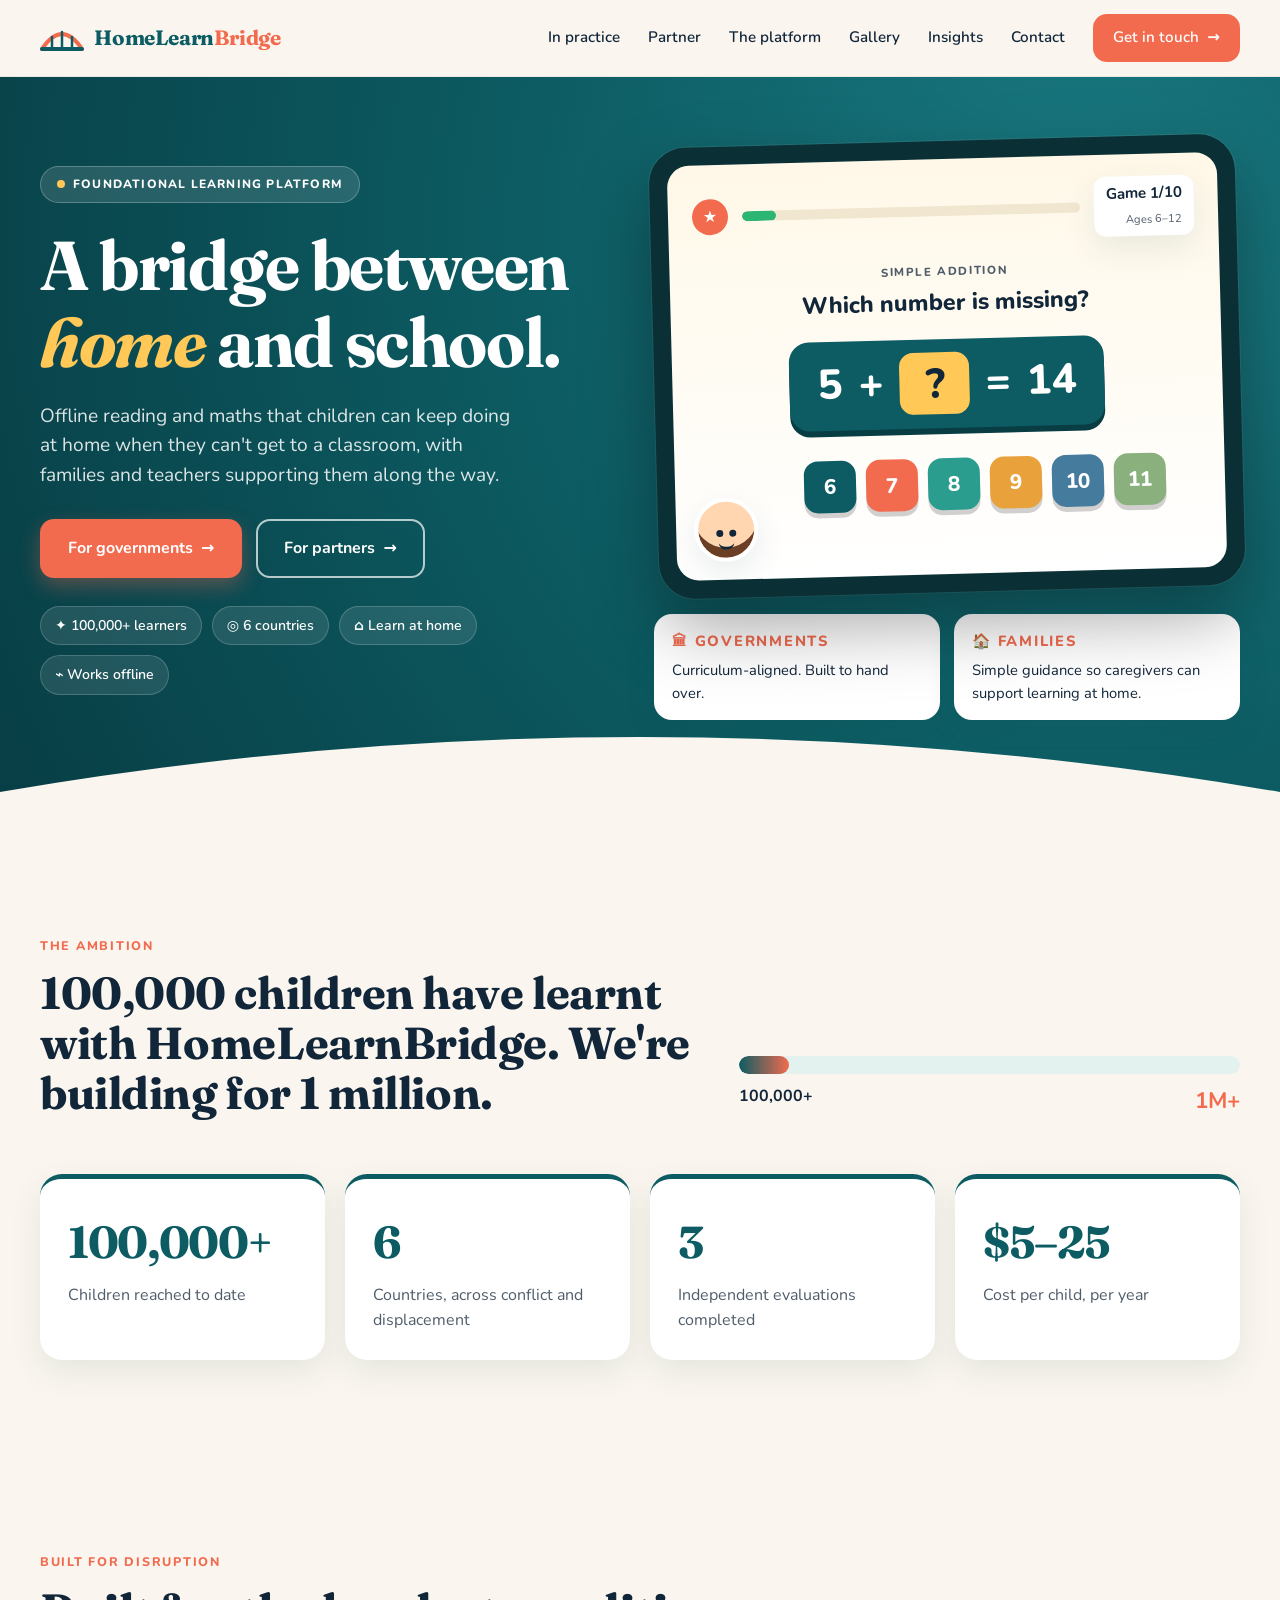
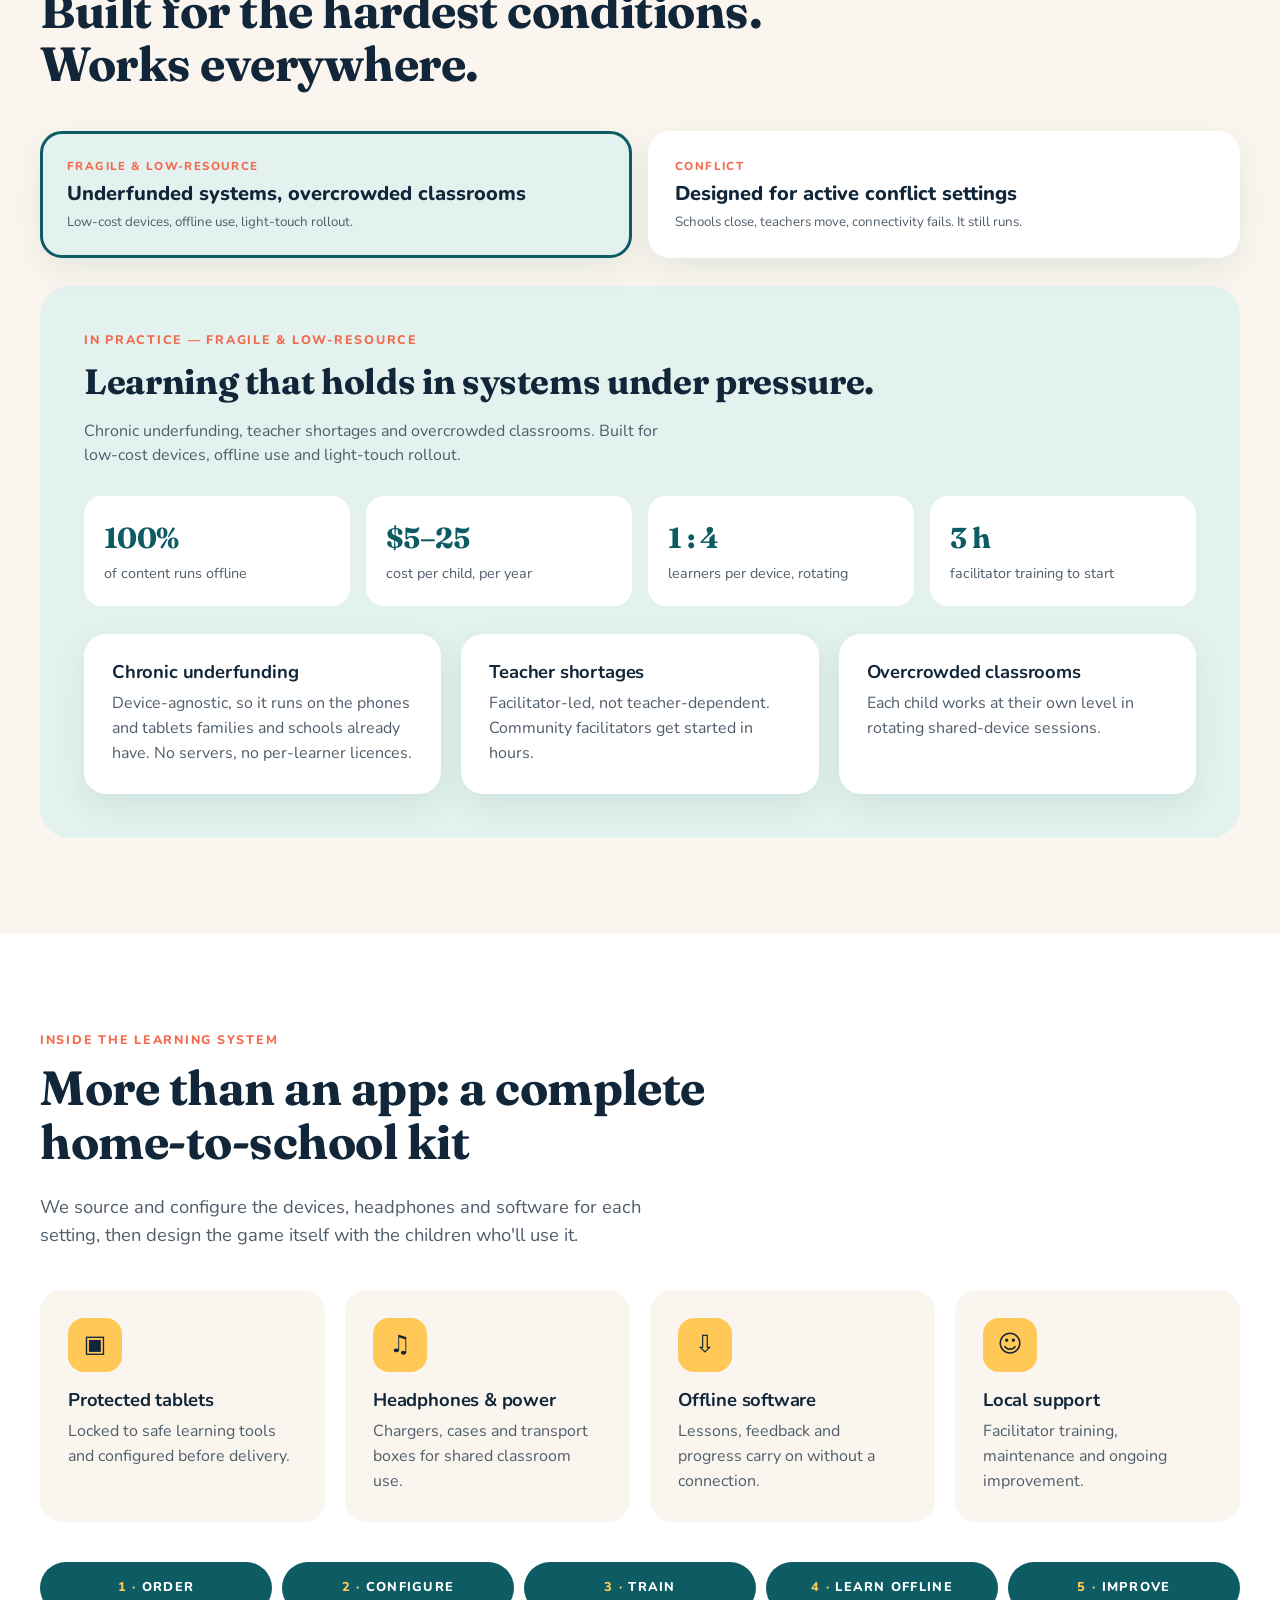
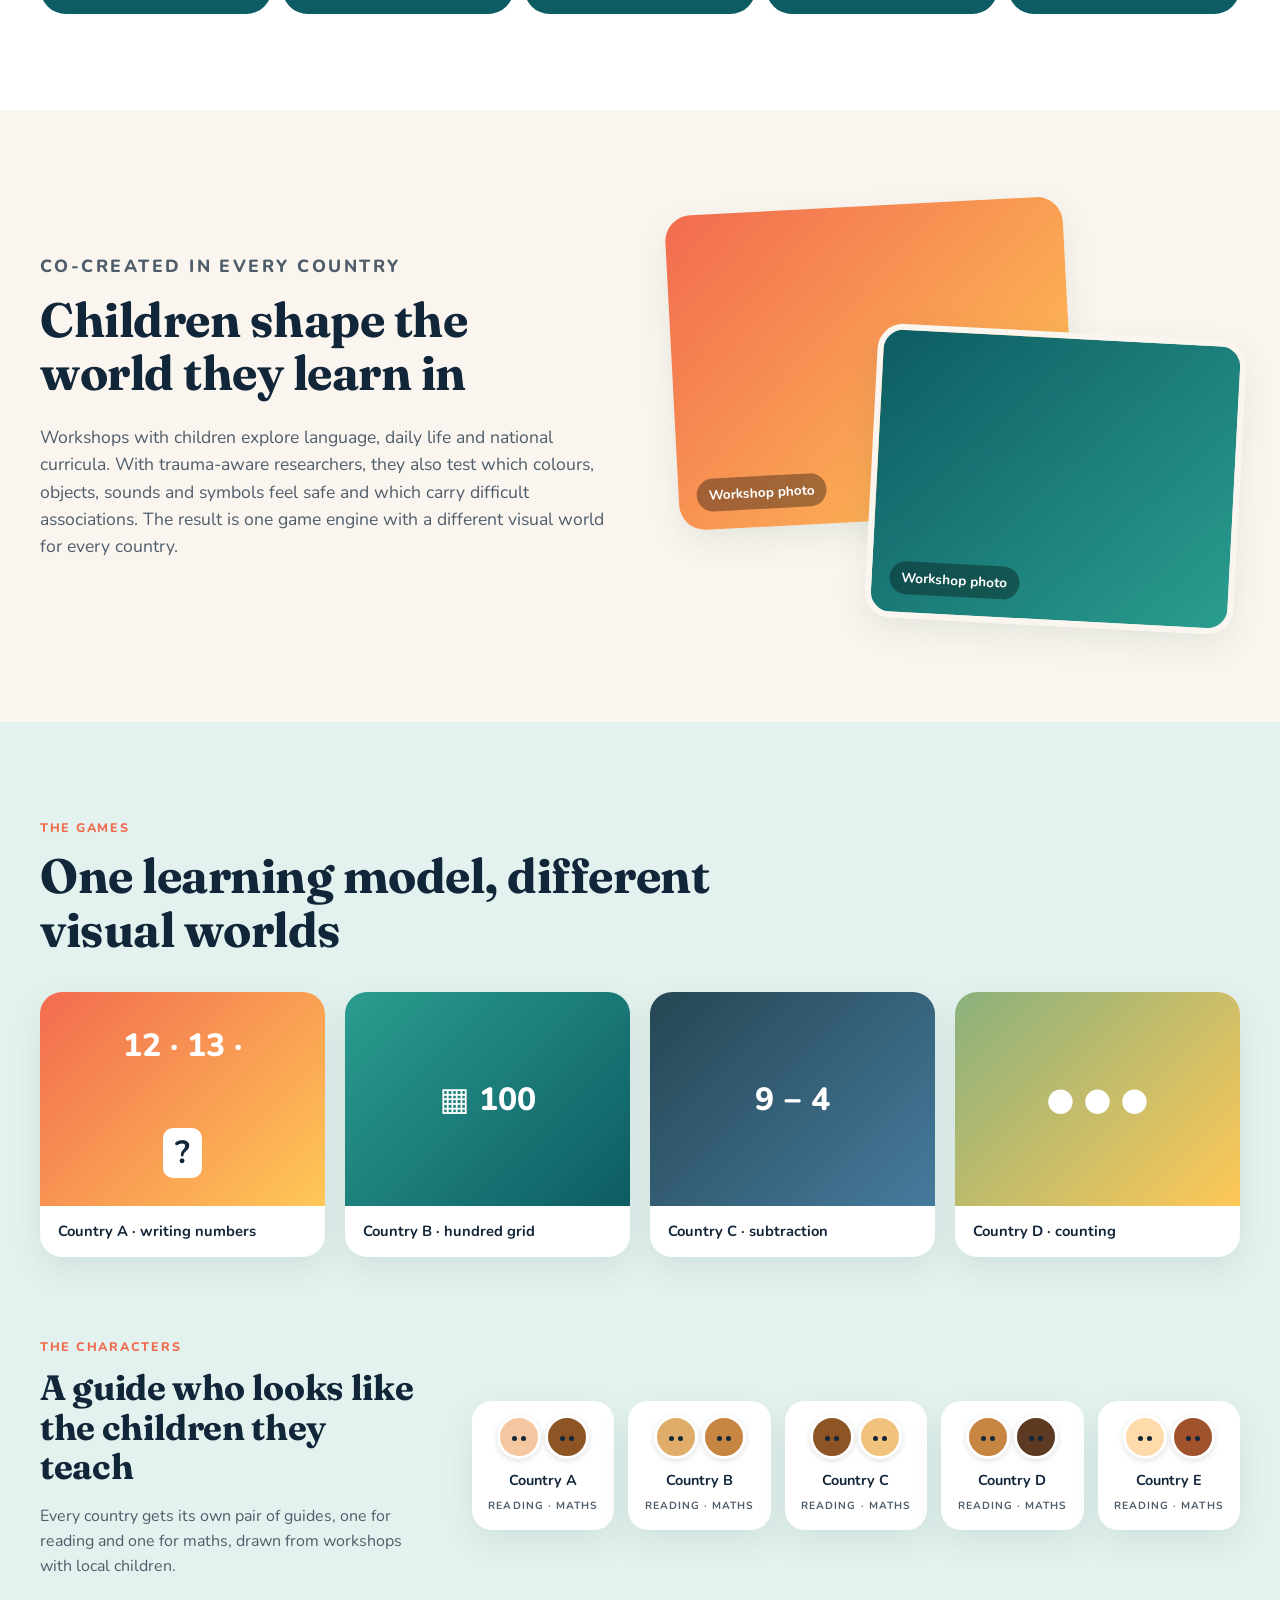
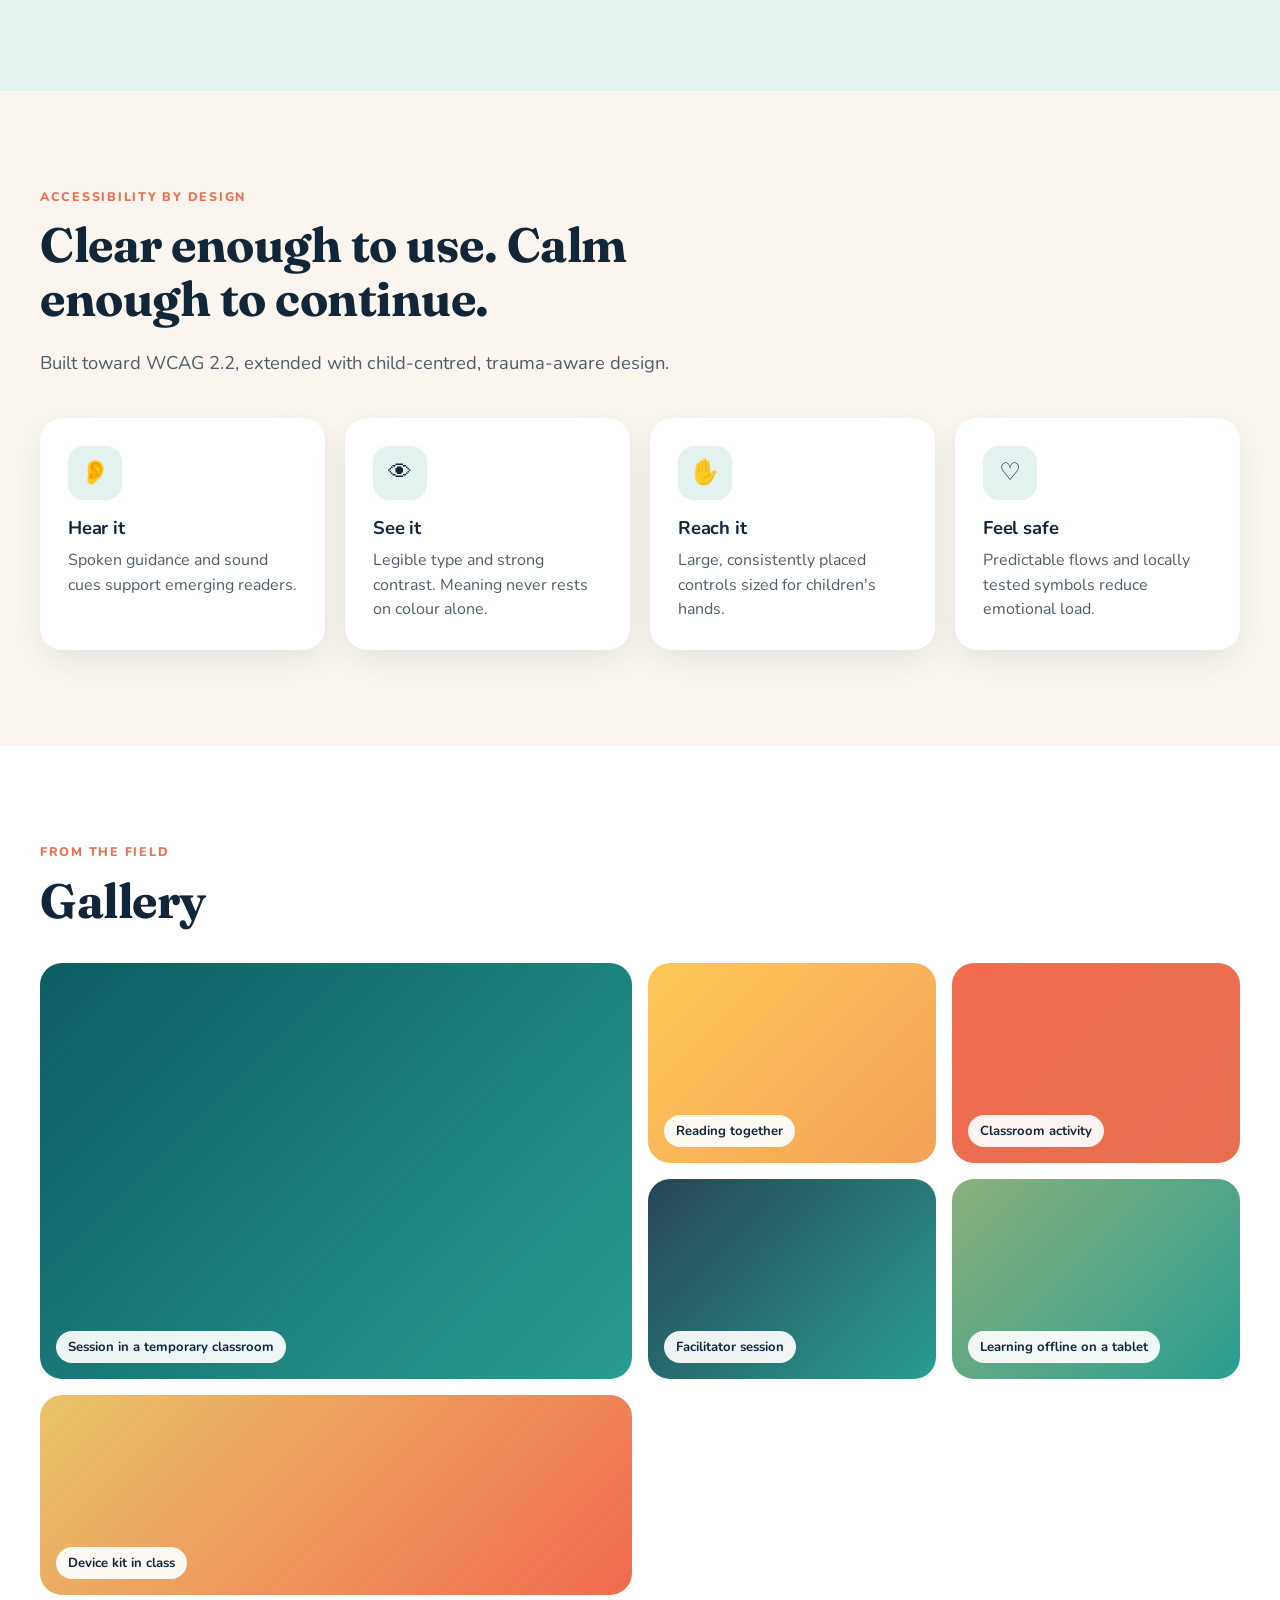
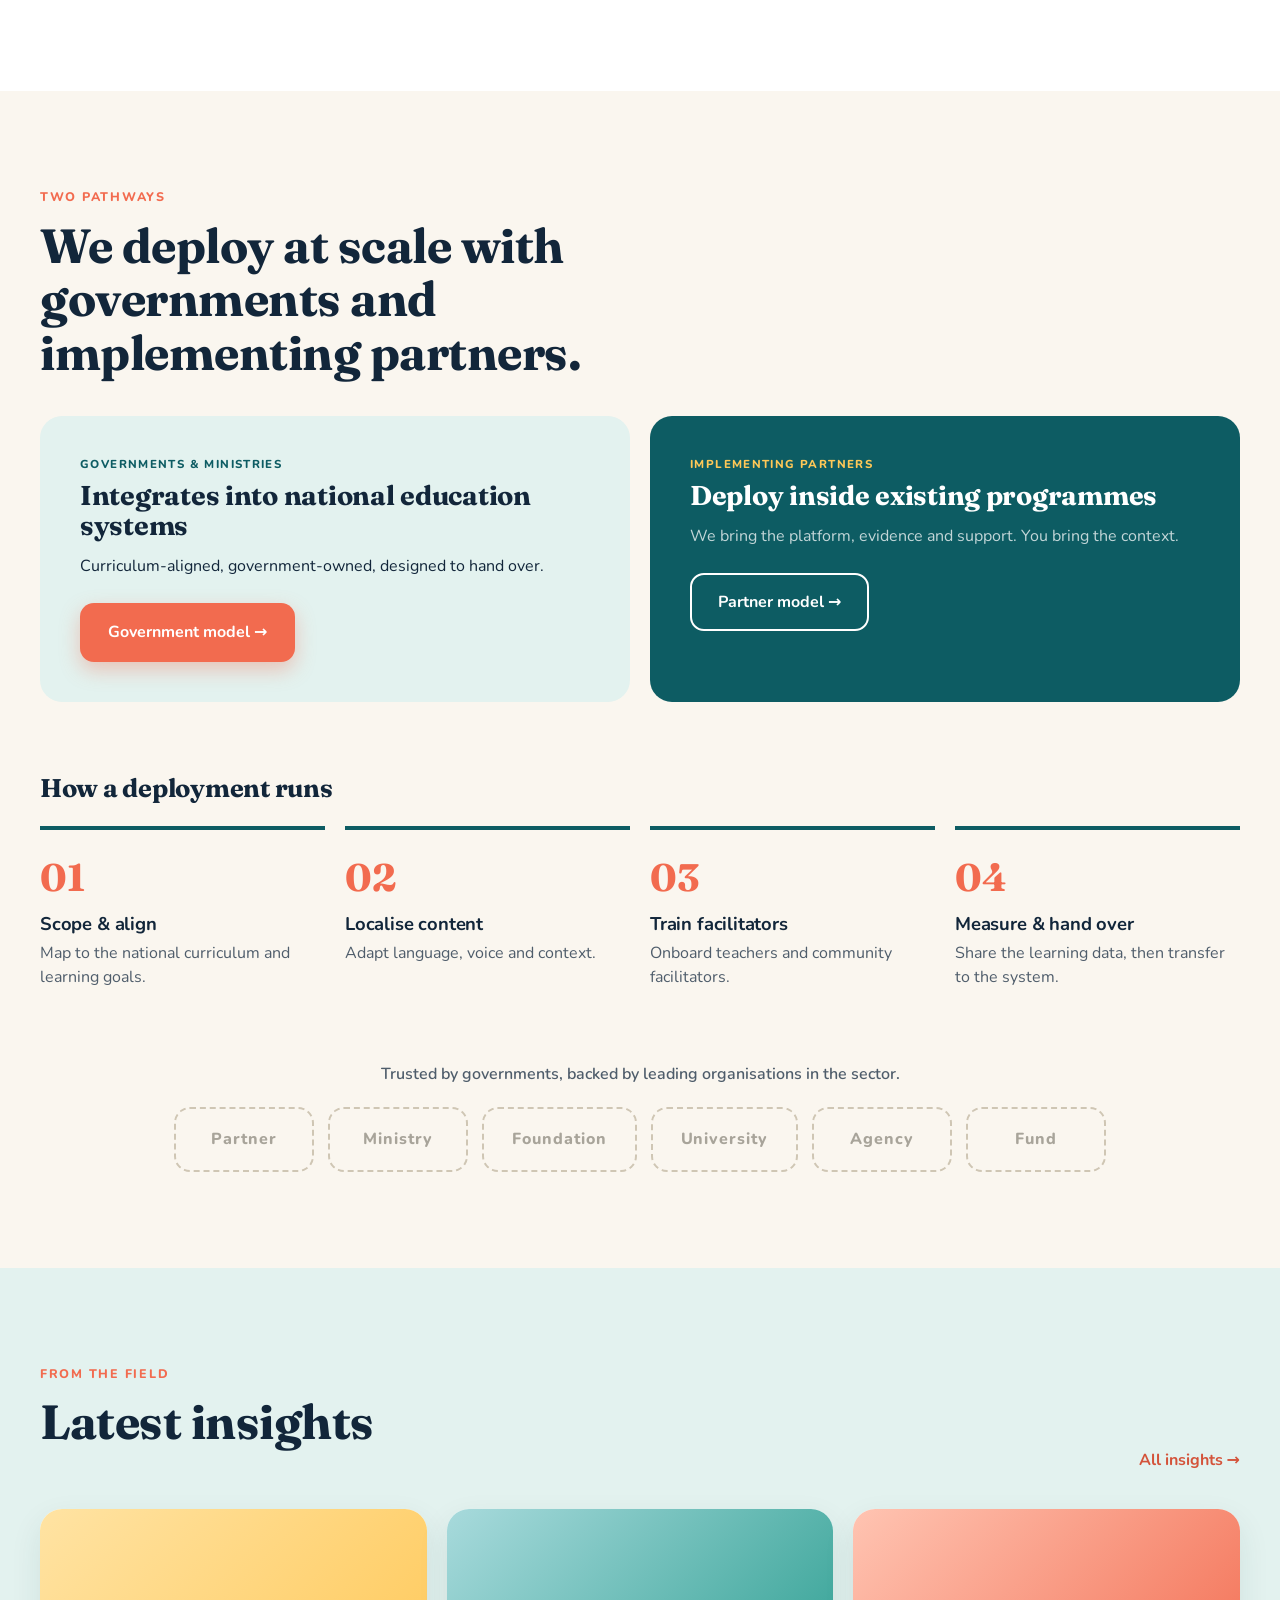
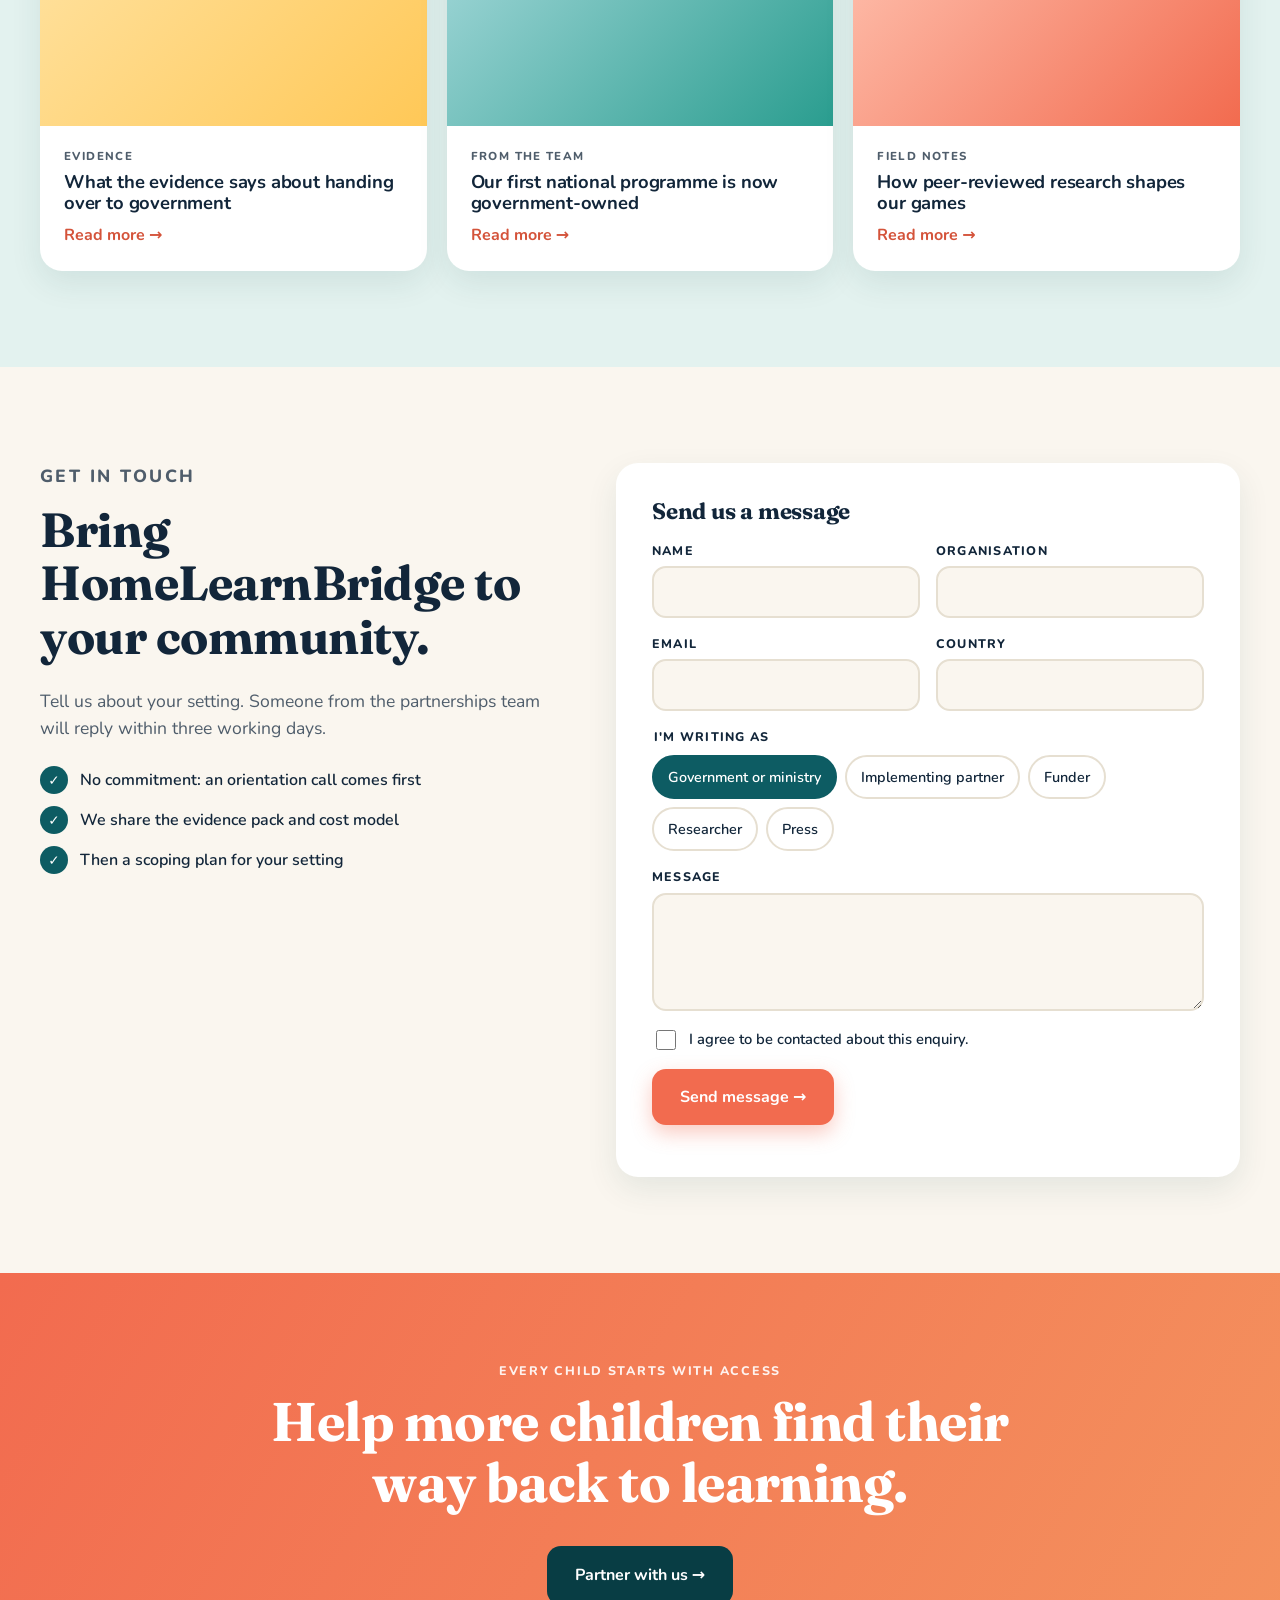
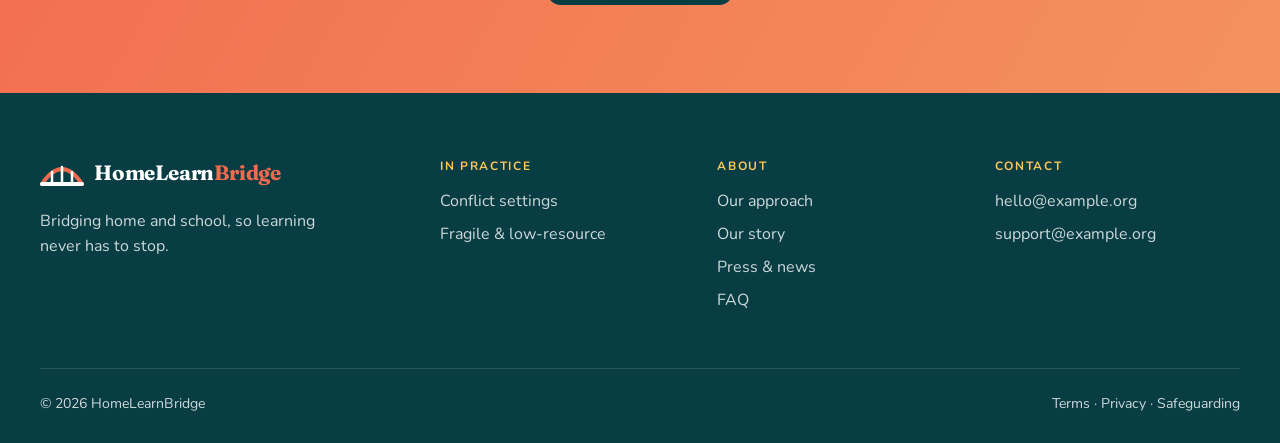
<file: index.html>
<!doctype html>
<html lang="en">
<head>
  <meta charset="utf-8" />
  <meta name="viewport" content="width=device-width, initial-scale=1" />
  <title>HomeLearnBridge — Bridging home and school</title>
  <meta name="description" content="HomeLearnBridge connects home and school with offline reading and maths for children who can't get to a classroom." />
  <link rel="preconnect" href="https://fonts.googleapis.com" />
  <link rel="preconnect" href="https://fonts.gstatic.com" crossorigin />
  <link href="https://fonts.googleapis.com/css2?family=Fraunces:ital,opsz,wght@0,9..144,600;0,9..144,700;1,9..144,600&family=Nunito:wght@400;600;700;800&display=swap" rel="stylesheet" />
  <link rel="stylesheet" href="styles.css?v=2" />
</head>
<body>

<!-- ============ HEADER ============ -->
<header class="site-header" id="top">
  <div class="container nav">
    <a href="#top" class="logo" aria-label="HomeLearnBridge home" style="color:#0d5c63">
      <svg viewBox="0 0 44 30" aria-hidden="true"><path d="M2 26 Q22 -4 42 26" fill="none" stroke="#f26b4f" stroke-width="4" stroke-linecap="round"/><path d="M2 26 H42" stroke="currentColor" stroke-width="4" stroke-linecap="round"/><path d="M12 26 V14 M22 26 V9 M32 26 V14" stroke="currentColor" stroke-width="2.5" stroke-linecap="round"/></svg><span class="logo-word">HomeLearn<b>Bridge</b></span>
    </a>
    <button class="nav-toggle" aria-label="Open menu" aria-expanded="false">
      <span></span><span></span><span></span>
    </button>
    <nav class="nav-links" aria-label="Main">
      <a href="#practice">In practice</a>
      <a href="#pathways">Partner</a>
      <a href="#platform">The platform</a>
      <a href="#gallery">Gallery</a>
      <a href="#insights">Insights</a>
      <a href="#contact">Contact</a>
      <a href="#contact" class="btn btn-primary btn-sm">Get in touch <span aria-hidden="true">→</span></a>
    </nav>
  </div>
</header>

<main>

<!-- ============ HERO ============ -->
<section class="hero">
  <div class="container hero-grid">
    <div class="hero-copy">
      <span class="pill"><span class="dot"></span> FOUNDATIONAL LEARNING PLATFORM</span>
      <h1>A bridge between<br/><span class="hl">home</span> and school.</h1>
      <p class="lead">Offline reading and maths that children can keep doing at home when they can't get to a classroom, with families and teachers supporting them along the way.</p>
      <div class="hero-ctas">
        <a href="#pathways" class="btn btn-primary">For governments <span aria-hidden="true">→</span></a>
        <a href="#pathways" class="btn btn-light">For partners <span aria-hidden="true">→</span></a>
      </div>
      <ul class="chips">
        <li>✦ 100,000+ learners</li>
        <li>◎ 6 countries</li>
        <li>⌂ Learn at home</li>
        <li>⌁ Works offline</li>
      </ul>
    </div>

    <div class="hero-visual">
      <div class="tablet">
        <div class="tablet-screen">
          <div class="game-top">
            <span class="game-icon">★</span>
            <div class="game-progress"><span id="gameBar"></span></div>
            <div class="game-meta"><strong id="gameRound">Game 1/10</strong><small>Ages 6–12</small></div>
          </div>
          <p class="game-kicker" id="gameKicker">SIMPLE SUBTRACTION</p>
          <p class="game-q">Which number is missing?</p>
          <div class="equation" id="equation" aria-live="polite">
            <span id="eqA">8</span> <span id="eqOp">−</span>
            <span class="slot" id="slot">?</span>
            <span>=</span> <span id="eqC">3</span>
          </div>
          <div class="answers" id="answers"></div>
          <div class="guide" aria-hidden="true">
            <div class="guide-face"><span class="eye"></span><span class="eye"></span><span class="mouth"></span></div>
          </div>
          <p class="game-feedback" id="feedback" aria-live="polite"></p>
        </div>
      </div>
      <div class="hero-cards">
        <div class="mini-card">
          <p class="mini-label">🏛 GOVERNMENTS</p>
          <p>Curriculum-aligned. Built to hand over.</p>
        </div>
        <div class="mini-card">
          <p class="mini-label">🏠 FAMILIES</p>
          <p>Simple guidance so caregivers can support learning at home.</p>
        </div>
      </div>
    </div>
  </div>
  <svg class="hero-arc" viewBox="0 0 1440 120" preserveAspectRatio="none" aria-hidden="true"><path d="M0 120 V70 Q720 -40 1440 70 V120 Z" fill="#faf6ef"/></svg>
</section>

<!-- ============ AMBITION / STATS ============ -->
<section class="section ambition">
  <div class="container">
    <p class="eyebrow">THE AMBITION</p>
    <div class="ambition-head">
      <h2>100,000 children have learnt with HomeLearnBridge. We're building for 1 million.</h2>
      <div class="goal">
        <div class="goal-bar"><span style="width:10%"></span></div>
        <div class="goal-labels"><span>100,000+</span><strong>1M+</strong></div>
      </div>
    </div>
    <div class="stats">
      <div class="stat"><strong data-count="100000" data-suffix="+">0</strong><p>Children reached to date</p></div>
      <div class="stat"><strong data-count="6">0</strong><p>Countries, across conflict and displacement</p></div>
      <div class="stat"><strong>3</strong><p>Independent evaluations completed</p></div>
      <div class="stat"><strong>$5–25</strong><p>Cost per child, per year</p></div>
    </div>
  </div>
</section>

<!-- ============ IN PRACTICE (TABS) ============ -->
<section class="section practice" id="practice">
  <div class="container">
    <p class="eyebrow">BUILT FOR DISRUPTION</p>
    <h2 class="section-title">Built for the hardest conditions. Works everywhere.</h2>

    <div class="tabs" role="tablist">
      <button class="tab active" role="tab" aria-selected="true" data-tab="fragile">
        <span class="tab-kicker">FRAGILE &amp; LOW-RESOURCE</span>
        <span class="tab-title">Underfunded systems, overcrowded classrooms</span>
        <span class="tab-sub">Low-cost devices, offline use, light-touch rollout.</span>
      </button>
      <button class="tab" role="tab" aria-selected="false" data-tab="conflict">
        <span class="tab-kicker">CONFLICT</span>
        <span class="tab-title">Designed for active conflict settings</span>
        <span class="tab-sub">Schools close, teachers move, connectivity fails. It still runs.</span>
      </button>
    </div>

    <div class="tab-panel active" data-panel="fragile">
      <div class="panel-head">
        <p class="eyebrow">IN PRACTICE — FRAGILE &amp; LOW-RESOURCE</p>
        <h3>Learning that holds in systems under pressure.</h3>
        <p>Chronic underfunding, teacher shortages and overcrowded classrooms. Built for low-cost devices, offline use and light-touch rollout.</p>
      </div>
      <div class="kpis">
        <div><strong>100%</strong><span>of content runs offline</span></div>
        <div><strong>$5–25</strong><span>cost per child, per year</span></div>
        <div><strong>1 : 4</strong><span>learners per device, rotating</span></div>
        <div><strong>3 h</strong><span>facilitator training to start</span></div>
      </div>
      <div class="cards-3">
        <article class="card"><h4>Chronic underfunding</h4><p>Device-agnostic, so it runs on the phones and tablets families and schools already have. No servers, no per-learner licences.</p></article>
        <article class="card"><h4>Teacher shortages</h4><p>Facilitator-led, not teacher-dependent. Community facilitators get started in hours.</p></article>
        <article class="card"><h4>Overcrowded classrooms</h4><p>Each child works at their own level in rotating shared-device sessions.</p></article>
      </div>
    </div>

    <div class="tab-panel" data-panel="conflict">
      <div class="panel-head">
        <p class="eyebrow">IN PRACTICE — CONFLICT</p>
        <h3>Learning that continues when everything else stops.</h3>
        <p>Displacement, school closures and broken connectivity. HomeLearnBridge runs at home, in shelters, community spaces and temporary classrooms.</p>
      </div>
      <div class="kpis">
        <div><strong>0</strong><span>internet needed during lessons</span></div>
        <div><strong>Any</strong><span>safe space becomes a classroom</span></div>
        <div><strong>Self-paced</strong><span>children pick up where they left off</span></div>
        <div><strong>Trauma-aware</strong><span>content and visuals, tested locally</span></div>
      </div>
      <div class="cards-3">
        <article class="card"><h4>Schools closed</h4><p>Sessions move to wherever children are: shelters, camps, community centres.</p></article>
        <article class="card"><h4>Mobile populations</h4><p>Progress is stored on the device, so learning follows the child and not the building.</p></article>
        <article class="card"><h4>Psychosocial stress</h4><p>Calm, predictable game flows designed with child-protection specialists.</p></article>
      </div>
    </div>
  </div>
</section>

<!-- ============ PLATFORM / KIT ============ -->
<section class="section kit" id="platform">
  <div class="container">
    <p class="eyebrow">INSIDE THE LEARNING SYSTEM</p>
    <h2 class="section-title">More than an app: a complete home-to-school kit</h2>
    <p class="section-lead">We source and configure the devices, headphones and software for each setting, then design the game itself with the children who'll use it.</p>
    <div class="cards-4">
      <article class="card icon-card"><span class="icon">▣</span><h4>Protected tablets</h4><p>Locked to safe learning tools and configured before delivery.</p></article>
      <article class="card icon-card"><span class="icon">♫</span><h4>Headphones &amp; power</h4><p>Chargers, cases and transport boxes for shared classroom use.</p></article>
      <article class="card icon-card"><span class="icon">⇩</span><h4>Offline software</h4><p>Lessons, feedback and progress carry on without a connection.</p></article>
      <article class="card icon-card"><span class="icon">☺</span><h4>Local support</h4><p>Facilitator training, maintenance and ongoing improvement.</p></article>
    </div>
    <ol class="flow">
      <li>ORDER</li><li>CONFIGURE</li><li>TRAIN</li><li>LEARN OFFLINE</li><li>IMPROVE</li>
    </ol>
  </div>
</section>

<!-- ============ CO-CREATION ============ -->
<section class="section cocreate">
  <div class="container split">
    <div>
      <p class="eyebrow">CO-CREATED IN EVERY COUNTRY</p>
      <h2 class="section-title">Children shape the world they learn in</h2>
      <p>Workshops with children explore language, daily life and national curricula. With trauma-aware researchers, they also test which colours, objects, sounds and symbols feel safe and which carry difficult associations. The result is one game engine with a different visual world for every country.</p>
    </div>
    <div class="photo-stack">
      <div class="photo ph-1"><span>Workshop photo</span></div>
      <div class="photo ph-2"><span>Workshop photo</span></div>
    </div>
  </div>
</section>

<!-- ============ GAMES + CHARACTERS ============ -->
<section class="section games">
  <div class="container">
    <p class="eyebrow">THE GAMES</p>
    <h2 class="section-title">One learning model, different visual worlds</h2>
    <div class="cards-4 worlds">
      <figure class="world w-1"><div class="world-art">12 · 13 · <b>?</b></div><figcaption>Country A · writing numbers</figcaption></figure>
      <figure class="world w-2"><div class="world-art">▦ 100</div><figcaption>Country B · hundred grid</figcaption></figure>
      <figure class="world w-3"><div class="world-art">9 − 4</div><figcaption>Country C · subtraction</figcaption></figure>
      <figure class="world w-4"><div class="world-art">● ● ●</div><figcaption>Country D · counting</figcaption></figure>
    </div>

    <div class="characters">
      <div class="characters-copy">
        <p class="eyebrow">THE CHARACTERS</p>
        <h3>A guide who looks like the children they teach</h3>
        <p>Every country gets its own pair of guides, one for reading and one for maths, drawn from workshops with local children.</p>
      </div>
      <div class="char-row" id="charRow"></div>
    </div>
  </div>
</section>

<!-- ============ ACCESSIBILITY ============ -->
<section class="section access">
  <div class="container">
    <p class="eyebrow">ACCESSIBILITY BY DESIGN</p>
    <h2 class="section-title">Clear enough to use. Calm enough to continue.</h2>
    <p class="section-lead">Built toward WCAG 2.2, extended with child-centred, trauma-aware design.</p>
    <div class="cards-4">
      <article class="card"><span class="big-icon">👂</span><h4>Hear it</h4><p>Spoken guidance and sound cues support emerging readers.</p></article>
      <article class="card"><span class="big-icon">👁</span><h4>See it</h4><p>Legible type and strong contrast. Meaning never rests on colour alone.</p></article>
      <article class="card"><span class="big-icon">✋</span><h4>Reach it</h4><p>Large, consistently placed controls sized for children's hands.</p></article>
      <article class="card"><span class="big-icon">♡</span><h4>Feel safe</h4><p>Predictable flows and locally tested symbols reduce emotional load.</p></article>
    </div>
  </div>
</section>

<!-- ============ GALLERY ============ -->
<section class="section gallery" id="gallery">
  <div class="container">
    <p class="eyebrow">FROM THE FIELD</p>
    <h2 class="section-title">Gallery</h2>
    <div class="gallery-grid">
      <figure class="g g-1"><figcaption>Session in a temporary classroom</figcaption></figure>
      <figure class="g g-2"><figcaption>Reading together</figcaption></figure>
      <figure class="g g-3"><figcaption>Classroom activity</figcaption></figure>
      <figure class="g g-4"><figcaption>Facilitator session</figcaption></figure>
      <figure class="g g-5"><figcaption>Learning offline on a tablet</figcaption></figure>
      <figure class="g g-6"><figcaption>Device kit in class</figcaption></figure>
    </div>
  </div>
</section>

<!-- ============ PATHWAYS ============ -->
<section class="section pathways" id="pathways">
  <div class="container">
    <p class="eyebrow">TWO PATHWAYS</p>
    <h2 class="section-title">We deploy at scale with governments and implementing partners.</h2>
    <div class="cards-2">
      <article class="card path-card">
        <p class="mini-label">GOVERNMENTS &amp; MINISTRIES</p>
        <h3>Integrates into national education systems</h3>
        <p>Curriculum-aligned, government-owned, designed to hand over.</p>
        <a href="#contact" class="btn btn-primary">Government model →</a>
      </article>
      <article class="card path-card alt">
        <p class="mini-label">IMPLEMENTING PARTNERS</p>
        <h3>Deploy inside existing programmes</h3>
        <p>We bring the platform, evidence and support. You bring the context.</p>
        <a href="#contact" class="btn btn-outline">Partner model →</a>
      </article>
    </div>

    <h3 class="steps-title">How a deployment runs</h3>
    <ol class="steps">
      <li><span>01</span><h4>Scope &amp; align</h4><p>Map to the national curriculum and learning goals.</p></li>
      <li><span>02</span><h4>Localise content</h4><p>Adapt language, voice and context.</p></li>
      <li><span>03</span><h4>Train facilitators</h4><p>Onboard teachers and community facilitators.</p></li>
      <li><span>04</span><h4>Measure &amp; hand over</h4><p>Share the learning data, then transfer to the system.</p></li>
    </ol>

    <div class="partners">
      <p>Trusted by governments, backed by leading organisations in the sector.</p>
      <div class="logos">
        <span>Partner</span><span>Ministry</span><span>Foundation</span><span>University</span><span>Agency</span><span>Fund</span>
      </div>
    </div>
  </div>
</section>

<!-- ============ INSIGHTS ============ -->
<section class="section insights" id="insights">
  <div class="container">
    <div class="row-head">
      <div>
        <p class="eyebrow">FROM THE FIELD</p>
        <h2 class="section-title">Latest insights</h2>
      </div>
      <a href="#insights" class="link-arrow">All insights →</a>
    </div>
    <div class="cards-3">
      <article class="card post"><div class="post-img pi-1"></div><p class="mini-label">EVIDENCE</p><h4>What the evidence says about handing over to government</h4><a href="#insights" class="link-arrow">Read more →</a></article>
      <article class="card post"><div class="post-img pi-2"></div><p class="mini-label">FROM THE TEAM</p><h4>Our first national programme is now government-owned</h4><a href="#insights" class="link-arrow">Read more →</a></article>
      <article class="card post"><div class="post-img pi-3"></div><p class="mini-label">FIELD NOTES</p><h4>How peer-reviewed research shapes our games</h4><a href="#insights" class="link-arrow">Read more →</a></article>
    </div>
  </div>
</section>

<!-- ============ CONTACT ============ -->
<section class="section contact" id="contact">
  <div class="container contact-grid">
    <div>
      <p class="eyebrow">GET IN TOUCH</p>
      <h2 class="section-title">Bring HomeLearnBridge to your community.</h2>
      <p>Tell us about your setting. Someone from the partnerships team will reply within three working days.</p>
      <ul class="checks">
        <li>No commitment: an orientation call comes first</li>
        <li>We share the evidence pack and cost model</li>
        <li>Then a scoping plan for your setting</li>
      </ul>
    </div>
    <form class="card form" id="contactForm" novalidate>
      <h3>Send us a message</h3>
      <div class="form-row">
        <label>Name<input name="name" required autocomplete="name" /></label>
        <label>Organisation<input name="org" autocomplete="organization" /></label>
      </div>
      <div class="form-row">
        <label>Email<input type="email" name="email" required autocomplete="email" /></label>
        <label>Country<input name="country" autocomplete="country-name" /></label>
      </div>
      <fieldset>
        <legend>I'm writing as</legend>
        <div class="radio-pills">
          <label><input type="radio" name="role" value="gov" checked /><span>Government or ministry</span></label>
          <label><input type="radio" name="role" value="partner" /><span>Implementing partner</span></label>
          <label><input type="radio" name="role" value="funder" /><span>Funder</span></label>
          <label><input type="radio" name="role" value="research" /><span>Researcher</span></label>
          <label><input type="radio" name="role" value="press" /><span>Press</span></label>
        </div>
      </fieldset>
      <label>Message<textarea name="message" rows="4" required></textarea></label>
      <label class="consent"><input type="checkbox" name="consent" required /> I agree to be contacted about this enquiry.</label>
      <button class="btn btn-primary" type="submit">Send message →</button>
      <p class="form-status" id="formStatus" aria-live="polite"></p>
    </form>
  </div>
</section>

<!-- ============ CTA BAND ============ -->
<section class="cta-band">
  <div class="container">
    <p class="eyebrow">EVERY CHILD STARTS WITH ACCESS</p>
    <h2>Help more children find their way back to learning.</h2>
    <a href="#contact" class="btn btn-dark">Partner with us →</a>
  </div>
</section>

</main>

<!-- ============ FOOTER ============ -->
<footer class="site-footer">
  <div class="container footer-grid">
    <div><span class="logo" style="color:#fff"><svg viewBox="0 0 44 30" aria-hidden="true"><path d="M2 26 Q22 -4 42 26" fill="none" stroke="#f26b4f" stroke-width="4" stroke-linecap="round"/><path d="M2 26 H42" stroke="currentColor" stroke-width="4" stroke-linecap="round"/><path d="M12 26 V14 M22 26 V9 M32 26 V14" stroke="currentColor" stroke-width="2.5" stroke-linecap="round"/></svg><span class="logo-word">HomeLearn<b>Bridge</b></span></span><p style="margin-top:14px;max-width:30ch">Bridging home and school, so learning never has to stop.</p></div>
    <div><h5>IN PRACTICE</h5><a href="#practice">Conflict settings</a><a href="#practice">Fragile &amp; low-resource</a></div>
    <div><h5>ABOUT</h5><a href="#platform">Our approach</a><a href="#top">Our story</a><a href="#insights">Press &amp; news</a><a href="#top">FAQ</a></div>
    <div><h5>CONTACT</h5><a href="mailto:hello@example.org">hello@example.org</a><a href="mailto:support@example.org">support@example.org</a></div>
  </div>
  <div class="container footer-bottom">
    <span>© <span id="year"></span> HomeLearnBridge</span>
    <span><a href="#">Terms</a> · <a href="#">Privacy</a> · <a href="#">Safeguarding</a></span>
  </div>
</footer>

<script src="script.js?v=2"></script>
</body>
</html>
</file>
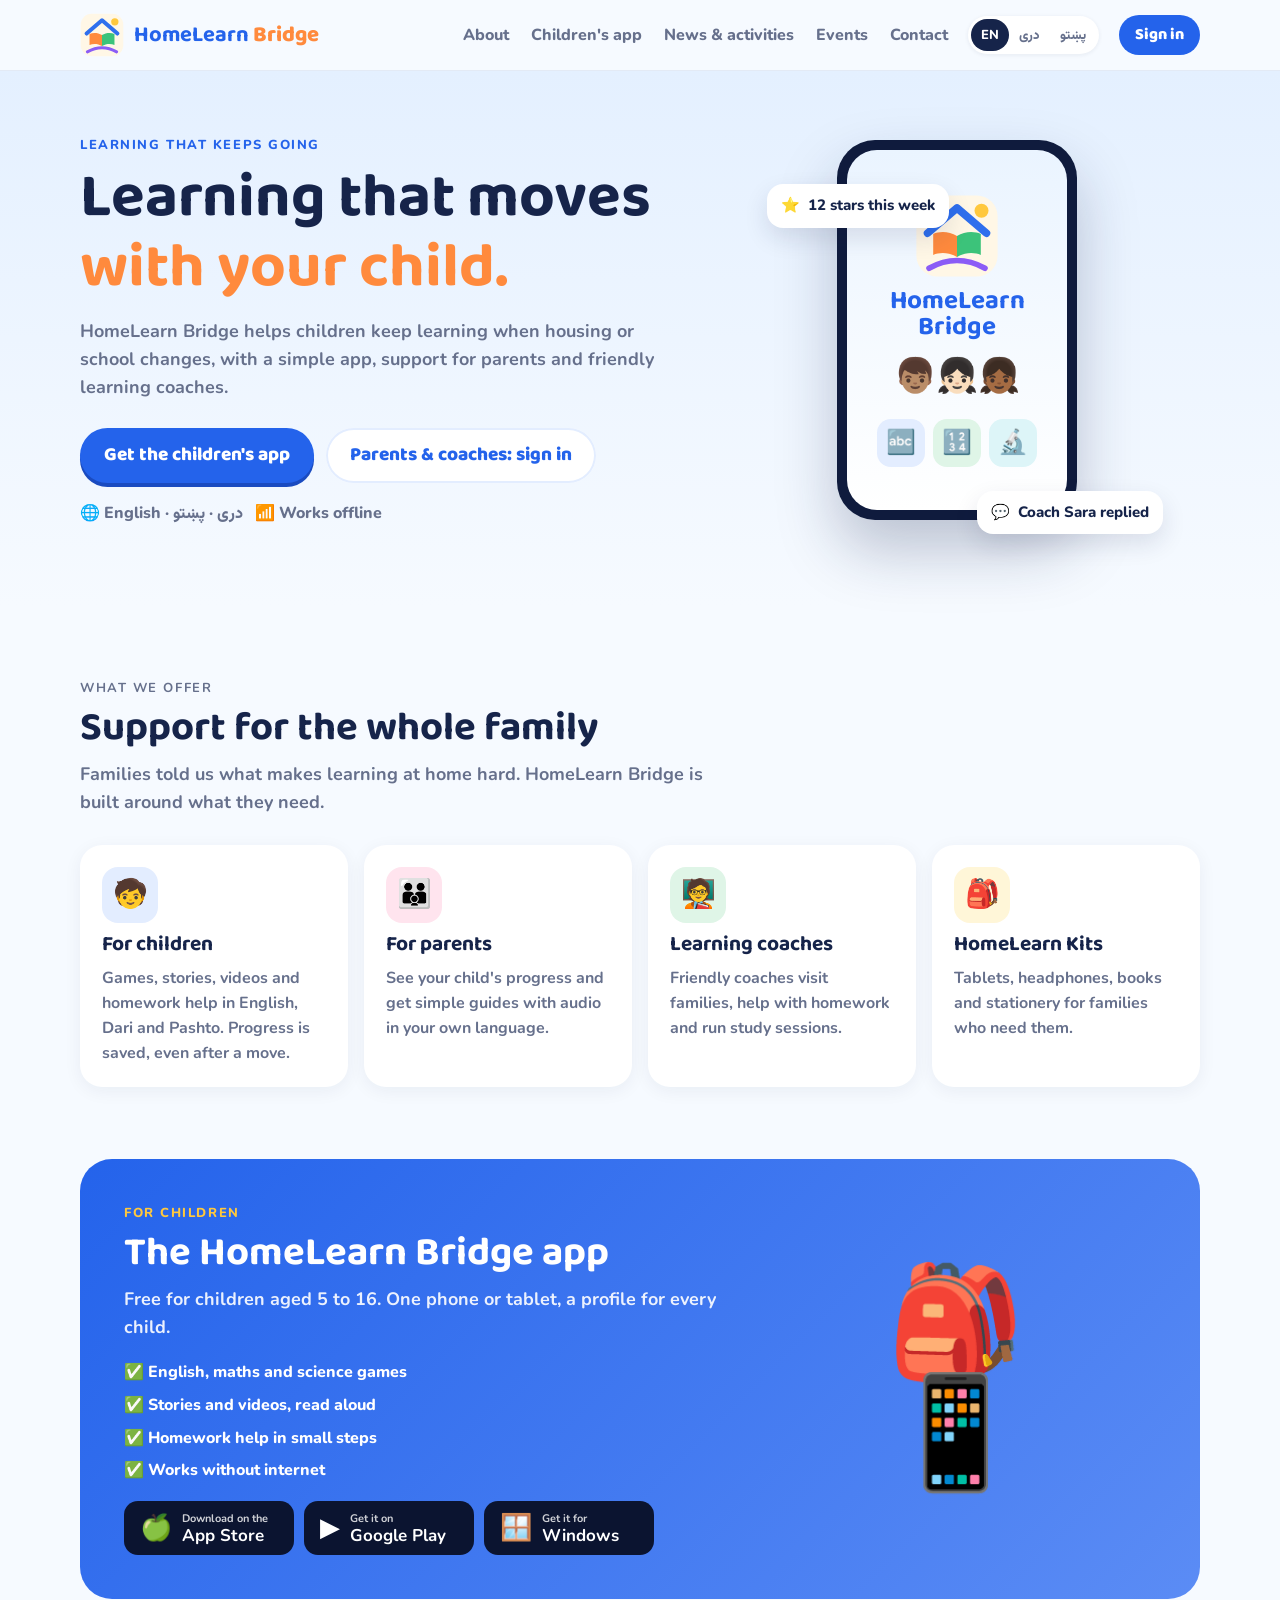
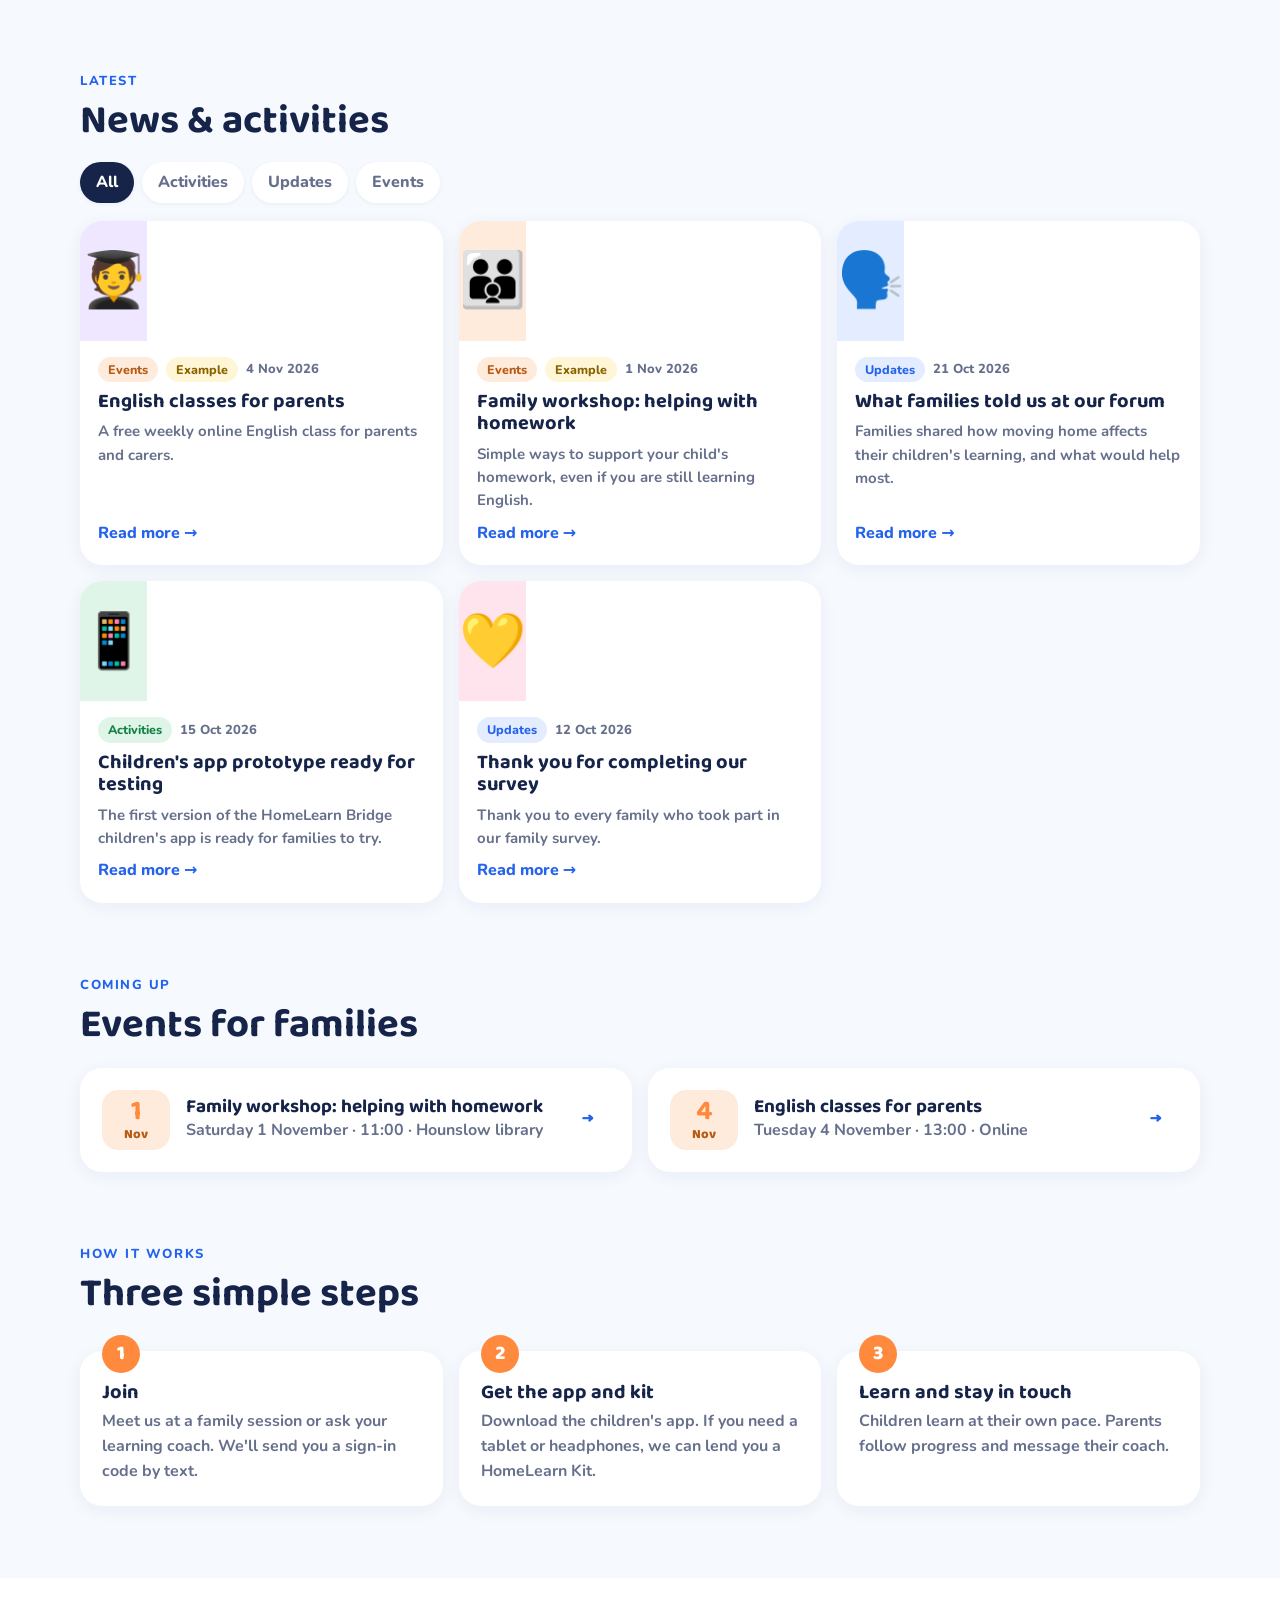
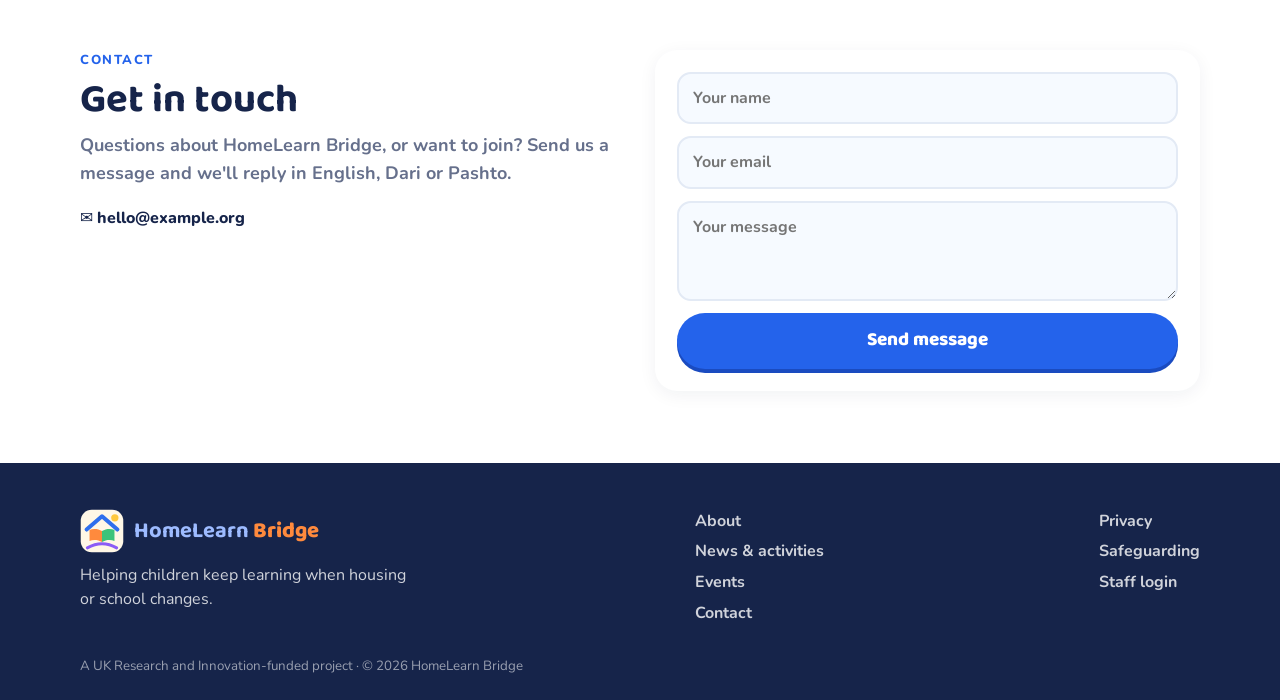
<file: prototype/index.html>
<!doctype html>
<html lang="en">
<head>
<meta charset="utf-8">
<meta name="viewport" content="width=device-width, initial-scale=1, viewport-fit=cover">
<meta name="theme-color" content="#E4F0FF">
<title>HomeLearn Bridge — Website Prototype</title>
<meta name="description" content="Prototype of the HomeLearn Bridge website: news and activities, the children's app, and sign-in for parents and learning coaches.">
<link rel="preconnect" href="https://fonts.googleapis.com">
<link rel="preconnect" href="https://fonts.gstatic.com" crossorigin>
<link href="https://fonts.googleapis.com/css2?family=Baloo+2:wght@600;700;800&family=Nunito:wght@600;700;800&family=Vazirmatn:wght@500;600;700;800&display=swap" rel="stylesheet">
<style>
:root{
  --blue:#2463EB;--blue-d:#1A4BC0;--blue-l:#E3EDFF;--green:#22A95B;--green-l:#DFF5E7;--orange:#FF8A3D;--orange-l:#FFEBDC;
  --yellow:#FFC83D;--yellow-l:#FFF6D8;--purple:#7C4DEB;--purple-l:#EEE7FF;--pink:#F0508A;--pink-l:#FFE4EE;--teal:#14A3B8;--teal-l:#DDF5F8;
  --ink:#16244A;--muted:#66708C;--line:#E3EAF5;--bg1:#E4F0FF;--bg2:#F6FAFF;
  --font:"Nunito","Vazirmatn",system-ui,-apple-system,"Segoe UI",sans-serif;--display:"Baloo 2","Vazirmatn",system-ui,sans-serif;
}
[dir=rtl]{--font:"Vazirmatn","Nunito",system-ui,sans-serif;--display:"Vazirmatn","Baloo 2",system-ui,sans-serif}
*{box-sizing:border-box;margin:0;padding:0}
[hidden]{display:none!important}
html{scroll-behavior:smooth}
body{font-family:var(--font);color:var(--ink);background:var(--bg2);line-height:1.55}
button,input{font:inherit;color:inherit;border:none;background:none}
button{cursor:pointer}
a{color:inherit}
h1,h2,h3{font-family:var(--display);line-height:1.12}
.wrap{width:min(1120px,100% - 32px);margin-inline:auto}
section{padding:72px 0}
.kicker{font-weight:800;font-size:13px;letter-spacing:.12em;text-transform:uppercase;color:var(--blue);margin-bottom:8px}
.title{font-size:clamp(28px,4vw,40px);margin-bottom:10px}
.lead{color:var(--muted);font-weight:700;font-size:18px;max-width:60ch}
.btn{display:inline-flex;align-items:center;justify-content:center;gap:8px;padding:13px 24px;border-radius:99px;font-family:var(--display);font-size:19px;font-weight:800;color:#fff;background:var(--blue);box-shadow:0 4px 0 var(--blue-d);text-decoration:none}
.btn:active{transform:translateY(2px);box-shadow:0 2px 0 var(--blue-d)}
.btn.ghost{background:#fff;color:var(--blue);box-shadow:inset 0 0 0 2px var(--blue-l)}
.btn.sm{padding:8px 16px;font-size:16px;box-shadow:none}
.card{background:#fff;border-radius:22px;box-shadow:0 4px 18px rgba(22,36,74,.06);padding:22px}
.ic{width:56px;height:56px;border-radius:16px;display:grid;place-items:center;font-size:28px;flex-shrink:0}
.pill{display:inline-block;padding:3px 10px;border-radius:99px;font-size:12.5px;font-weight:800}
.muted{color:var(--muted)}

/* header */
header{position:sticky;top:0;z-index:20;background:rgba(246,250,255,.92);backdrop-filter:blur(10px);border-bottom:1px solid var(--line)}
.nav{display:flex;align-items:center;gap:20px;height:70px}
.brand{display:flex;align-items:center;gap:10px;text-decoration:none;font-family:var(--display);font-weight:800;font-size:22px;line-height:1}
.brand svg{width:44px;height:44px}
.brand b{color:var(--blue)}.brand i{font-style:normal;color:var(--orange)}
.links{display:flex;gap:22px;margin-inline-start:auto}
.links a{text-decoration:none;font-weight:800;color:var(--muted)}
.links a:hover{color:var(--blue)}
.langs{display:flex;background:#fff;border-radius:99px;padding:3px;box-shadow:0 1px 4px rgba(22,36,74,.08)}
.langs button{padding:6px 10px;border-radius:99px;font-weight:800;font-size:13px;color:var(--muted)}
.langs button.on{background:var(--ink);color:#fff}
.menu{display:none;font-size:24px;width:42px;height:42px}

/* hero */
.hero{background:linear-gradient(180deg,var(--bg1),var(--bg2));padding:64px 0 80px}
.hero .wrap{display:grid;grid-template-columns:1.1fr .9fr;gap:40px;align-items:center}
.hero h1{font-size:clamp(36px,6vw,62px);margin-bottom:16px}
.hero h1 span+span{color:var(--orange);display:block}
.cta{display:flex;gap:12px;flex-wrap:wrap;margin-top:26px}
.langnote{margin-top:18px;font-weight:800;color:var(--muted)}
.show{position:relative;height:380px}
.show .phone{position:absolute;top:0;bottom:0;left:50%;width:240px;transform:translateX(-50%);background:#0F1B3D;border-radius:38px;padding:10px;box-shadow:0 30px 60px rgba(22,36,74,.25)}
.show .scr{height:100%;border-radius:30px;background:linear-gradient(180deg,#EAF4FF,#fff);display:flex;flex-direction:column;align-items:center;justify-content:center;gap:10px;text-align:center;padding:16px}
.show .scr svg{width:84px;height:84px}
.show .scr b{font-family:var(--display);font-size:26px;color:var(--blue);line-height:1}
.show .kids{font-size:34px}
.show .tiles{display:flex;gap:8px;margin-top:6px}
.show .tiles span{width:48px;height:48px;border-radius:14px;display:grid;place-items:center;font-size:24px}
.float{position:absolute;background:#fff;border-radius:16px;padding:10px 14px;font-weight:800;box-shadow:0 10px 24px rgba(22,36,74,.12);display:flex;align-items:center;gap:8px;font-size:15px}
.f1{top:44px;left:max(4px,calc(50% - 190px))}.f3{bottom:-14px;left:calc(50% + 20px)}


/* offer */
.grid{display:grid;gap:16px}
.g4{grid-template-columns:repeat(4,1fr)}.g3{grid-template-columns:repeat(3,1fr)}.g2{grid-template-columns:repeat(2,1fr)}
.offer .card{display:flex;flex-direction:column;gap:10px}
.offer h3{font-size:21px}
.offer p{color:var(--muted);font-weight:700}

/* app */
.app{background:linear-gradient(135deg,var(--blue),#5B8CF5);color:#fff;border-radius:32px;padding:44px;display:grid;grid-template-columns:1.2fr .8fr;gap:30px;align-items:center}
.app .kicker{color:var(--yellow)}
.app .lead{color:rgba(255,255,255,.9)}
.app ul{list-style:none;margin:18px 0;display:grid;gap:8px;font-weight:800}
.stores{display:flex;gap:10px;flex-wrap:wrap;margin-top:8px}
.store{display:flex;align-items:center;gap:10px;background:#0B1430;color:#fff;border-radius:14px;padding:9px 16px;text-align:start;min-width:170px}
.store .g{font-size:26px;line-height:1}
.store small{display:block;font-size:11px;opacity:.8;font-weight:700}
.store b{display:block;font-size:17px;line-height:1.1}
.app .art{font-size:110px;text-align:center;line-height:1}

/* posts */
.chips{display:flex;gap:8px;flex-wrap:wrap;margin:18px 0}
.chips button{padding:8px 16px;border-radius:99px;background:#fff;font-weight:800;color:var(--muted);box-shadow:0 1px 4px rgba(22,36,74,.06)}
.chips button.on{background:var(--ink);color:#fff}
.post{display:flex;flex-direction:column;text-align:start;padding:0;overflow:hidden;transition:transform .15s}
.post:hover{transform:translateY(-3px)}
.post .cover{height:120px;display:grid;place-items:center;font-size:54px}
.post .in{padding:16px 18px 20px;display:flex;flex-direction:column;gap:8px;flex:1}
.post h3{font-size:20px}
.post p{color:var(--muted);font-weight:700;font-size:15px;flex:1}
.post .meta{display:flex;gap:8px;align-items:center;flex-wrap:wrap;font-size:13px;font-weight:800;color:var(--muted)}
.c-blue{background:var(--blue-l)}.c-green{background:var(--green-l)}.c-orange{background:var(--orange-l)}.c-purple{background:var(--purple-l)}.c-pink{background:var(--pink-l)}.c-teal{background:var(--teal-l)}.c-yellow{background:var(--yellow-l)}
.t-activity{background:var(--green-l);color:#178245}.t-update{background:var(--blue-l);color:var(--blue)}.t-event{background:var(--orange-l);color:#B65A14}
.ex{background:var(--yellow-l);color:#8A6200}
.event{display:flex;gap:16px;align-items:center}
.event .date{width:68px;text-align:center;background:var(--orange-l);border-radius:16px;padding:8px 0;font-family:var(--display);font-weight:800;line-height:1;flex-shrink:0}
.event .date b{display:block;font-size:28px;color:var(--orange)}
.event .date small{font-size:13px;color:#B65A14}
.event .tx{flex:1}
.event h3{font-size:19px}

/* steps */
.steps{counter-reset:s}
.steps .card{position:relative;padding-top:30px}
.steps .n{position:absolute;top:-16px;inset-inline-start:22px;width:38px;height:38px;border-radius:50%;background:var(--orange);color:#fff;font-family:var(--display);font-weight:800;font-size:20px;display:grid;place-items:center}
.steps h3{font-size:20px;margin-bottom:6px}
.steps p{color:var(--muted);font-weight:700}

/* contact + footer */
.contact .wrap{display:grid;grid-template-columns:1fr 1fr;gap:30px;align-items:start}
.form{display:grid;gap:12px}
.form input,.form textarea{width:100%;background:var(--bg2);border:2px solid var(--line);border-radius:14px;padding:12px 14px;font-weight:700}
.form textarea{min-height:100px;font:inherit;font-weight:700}
footer{background:var(--ink);color:rgba(255,255,255,.8);padding:40px 0 24px}
footer .wrap{display:flex;justify-content:space-between;gap:20px;flex-wrap:wrap}
footer a{text-decoration:none;font-weight:700;display:block;margin:6px 0}
footer a:hover{color:#fff}
footer .brand{color:#fff}
footer small{display:block;margin-top:24px;opacity:.7}

/* modals */
.modal{position:fixed;inset:0;background:rgba(22,36,74,.5);display:none;align-items:center;justify-content:center;padding:16px;z-index:50}
.modal.on{display:flex}
.box{background:#fff;border-radius:26px;padding:26px;width:min(460px,100%);max-height:92vh;overflow-y:auto;position:relative;animation:pop .2s}
.box.wide{width:min(640px,100%)}
@keyframes pop{from{opacity:0;transform:scale(.97)}}
.x{position:absolute;top:14px;inset-inline-end:14px;width:38px;height:38px;border-radius:50%;background:var(--bg1);font-size:16px}
.tabs{display:flex;background:var(--bg1);border-radius:99px;padding:4px;margin:16px 0}
.tabs button{flex:1;padding:10px;border-radius:99px;font-weight:800;color:var(--muted)}
.tabs button.on{background:#fff;color:var(--blue);box-shadow:0 1px 4px rgba(22,36,74,.1)}
.field{width:100%;background:var(--bg2);border:2px solid var(--line);border-radius:14px;padding:13px 16px;font-weight:800;font-size:17px;margin:6px 0 12px}
.lbl{font-weight:800;font-size:14px}
.code{display:flex;gap:10px;justify-content:center;margin:12px 0 16px;direction:ltr}
.code span{width:54px;height:62px;border-radius:14px;background:var(--bg1);display:grid;place-items:center;font-family:"Baloo 2";font-size:30px;font-weight:800}
.small{font-size:13.5px;font-weight:700}
.linkbtn{color:var(--blue);font-weight:800}
.toast{position:fixed;left:50%;bottom:24px;transform:translateX(-50%) translateY(20px);background:var(--ink);color:#fff;padding:12px 20px;border-radius:99px;font-weight:800;opacity:0;transition:.25s;pointer-events:none;z-index:60;max-width:90vw;text-align:center}
.toast.show{opacity:1;transform:translateX(-50%)}

@media (max-width:960px){
  .g4{grid-template-columns:repeat(2,1fr)}
  .hero .wrap,.app,.contact .wrap{grid-template-columns:1fr}
  .show{height:320px}
  .app{padding:30px 22px}
  .app .art{display:none}
}
@media (max-width:1000px){
  .links{display:none;position:absolute;top:70px;left:0;right:0;flex-direction:column;gap:0;background:#fff;padding:8px 16px 16px;border-bottom:1px solid var(--line)}
  .links.open{display:flex}
  .links a{padding:12px 0;border-bottom:1px solid var(--line)}
  .menu{display:grid;place-items:center}
  .nav{gap:10px}
  .langs{margin-inline-start:auto}
}
@media (max-width:760px){
  .nav .signin{padding:8px 14px;font-size:15px}
  .brand span.w{display:none}
  .g3,.g2{grid-template-columns:1fr}
  section{padding:52px 0}
}
@media (max-width:480px){.g4{grid-template-columns:1fr}.langs button{padding:6px 8px}}
@media (prefers-reduced-motion:reduce){*{animation:none!important;transition:none!important}html{scroll-behavior:auto}}
</style>
</head>
<body>

<header>
  <div class="wrap nav">
    <a class="brand" href="#top"><svg viewBox="0 0 120 120" class="logo"></svg><span class="w"><b>HomeLearn</b> <i>Bridge</i></span></a>
    <nav class="links" id="links">
      <a href="#about" data-t="nAbout"></a><a href="#app" data-t="nApp"></a><a href="#news" data-t="nNews"></a><a href="#events" data-t="nEvents"></a><a href="#contact" data-t="nContact"></a>
    </nav>
    <div class="langs" role="group" aria-label="Language"><button data-lang="en" class="on">EN</button><button data-lang="fa">دری</button><button data-lang="ps">پښتو</button></div>
    <button class="btn sm signin" data-open="signin" data-t="signIn"></button>
    <button class="menu" id="menu" aria-label="Menu">☰</button>
  </div>
</header>

<main id="top">
  <!-- HERO -->
  <div class="hero"><div class="wrap">
    <div>
      <p class="kicker" data-t="heroKicker"></p>
      <h1><span data-t="heroA"></span> <span data-t="heroB"></span></h1>
      <p class="lead" data-t="heroLead"></p>
      <div class="cta"><a class="btn" href="#app" data-t="getApp"></a><button class="btn ghost" data-open="signin" data-t="signInBtn"></button></div>
      <p class="langnote">🌐 English · دری · پښتو &nbsp; 📶 <span data-t="offline"></span></p>
    </div>
    <div class="show" aria-hidden="true">
      <div class="phone"><div class="scr"><svg viewBox="0 0 120 120" class="logo"></svg><b>HomeLearn<br>Bridge</b><div class="kids">👦🏽👧🏻👧🏾</div><div class="tiles"><span class="c-blue">🔤</span><span class="c-green">🔢</span><span class="c-teal">🔬</span></div></div></div>
      <div class="float f1">⭐ <span data-t="fl1"></span></div>
      <div class="float f3">💬 <span data-t="fl3"></span></div>
    </div>
  </div></div>

  <!-- ABOUT / OFFER -->
  <section class="offer" id="about"><div class="wrap">
    <p class="kicker" data-t="aboutKicker"></p>
    <h2 class="title" data-t="aboutTitle"></h2>
    <p class="lead" data-t="aboutLead"></p>
    <div class="grid g4" style="margin-top:28px" id="offer"></div>
  </div></section>

  <!-- APP -->
  <section id="app" style="padding-top:0"><div class="wrap"><div class="app">
    <div>
      <p class="kicker" data-t="appKicker"></p>
      <h2 class="title" data-t="appTitle"></h2>
      <p class="lead" data-t="appLead"></p>
      <ul id="appList"></ul>
      <div class="stores">
        <button class="store" data-store="App Store"><span class="g">🍏</span><span><small data-t="dlOn"></small><b>App Store</b></span></button>
        <button class="store" data-store="Google Play"><span class="g">▶️</span><span><small data-t="getOn"></small><b>Google Play</b></span></button>
        <button class="store" data-store="Windows"><span class="g">🪟</span><span><small data-t="getFor"></small><b>Windows</b></span></button>
      </div>
    </div>
    <div class="art">🎒<br>📱</div>
  </div></div></section>

  <!-- NEWS -->
  <section id="news" style="padding-top:0"><div class="wrap">
    <p class="kicker" data-t="newsKicker"></p>
    <h2 class="title" data-t="newsTitle"></h2>
    <div class="chips" id="chips">
      <button data-cat="all" class="on" data-t="all"></button><button data-cat="activity" data-t="activities"></button><button data-cat="update" data-t="updates"></button><button data-cat="event" data-t="eventsC"></button>
    </div>
    <div class="grid g3" id="posts"></div>
  </div></section>

  <!-- EVENTS -->
  <section id="events" style="padding-top:0"><div class="wrap">
    <p class="kicker" data-t="evKicker"></p>
    <h2 class="title" data-t="evTitle"></h2>
    <div class="grid g2" id="eventList" style="margin-top:20px"></div>
  </div></section>

  <!-- HOW IT WORKS -->
  <section style="padding-top:0"><div class="wrap">
    <p class="kicker" data-t="howKicker"></p>
    <h2 class="title" data-t="howTitle"></h2>
    <div class="grid g3 steps" style="margin-top:34px" id="steps"></div>
  </div></section>

  <!-- CONTACT -->
  <section class="contact" id="contact" style="background:#fff"><div class="wrap">
    <div>
      <p class="kicker" data-t="cKicker"></p>
      <h2 class="title" data-t="cTitle"></h2>
      <p class="lead" data-t="cLead"></p>
      <p style="margin-top:18px;font-weight:800">✉️ hello@example.org</p>
    </div>
    <form class="card form" id="cform">
      <input required data-ph="cName"><input required type="email" data-ph="cEmail"><textarea required data-ph="cMsg"></textarea>
      <button class="btn" type="submit" data-t="cSend"></button>
    </form>
  </div></section>
</main>

<footer><div class="wrap">
  <div><a class="brand" href="#top"><svg viewBox="0 0 120 120" class="logo"></svg><span><b style="color:#9DBBFF">HomeLearn</b> <i>Bridge</i></span></a><p style="max-width:34ch;margin-top:10px" data-t="fAbout"></p></div>
  <div><a href="#about" data-t="nAbout"></a><a href="#news" data-t="nNews"></a><a href="#events" data-t="nEvents"></a><a href="#contact" data-t="nContact"></a></div>
  <div><a href="#" data-toast="privacy" data-t="privacy"></a><a href="#" data-toast="privacy" data-t="safeguarding"></a><a href="admin/" data-t="staff"></a></div>
</div><div class="wrap"><small data-t="funded"></small></div></footer>

<!-- SIGN IN -->
<div class="modal" id="m-signin"><div class="box">
  <button class="x" data-close aria-label="Close">✕</button>
  <h2 style="font-size:28px" data-t="signIn"></h2>
  <div class="tabs"><button data-role="parent" class="on">👪 <span data-t="parent"></span></button><button data-role="coach">🧑‍🏫 <span data-t="coach"></span></button></div>
  <div id="r-parent">
    <div id="pStep1"><label class="lbl" data-t="phone"></label><input class="field" value="07700 900123" inputmode="tel" style="direction:ltr">
      <button class="btn" style="width:100%" id="sendCode" data-t="sendCode"></button>
      <p class="small muted" style="margin-top:12px">🔒 <span data-t="noPass"></span></p></div>
    <div id="pStep2" hidden><p class="lbl" style="text-align:center" data-t="typeCode"></p><div class="code"><span>4</span><span>8</span><span>2</span><span>6</span></div>
      <button class="btn" style="width:100%" id="pGo" data-t="signIn"></button>
      <p style="text-align:center;margin-top:12px"><button class="linkbtn small" data-toast="code" data-t="resend"></button></p></div>
  </div>
  <div id="r-coach" hidden>
    <label class="lbl" data-t="email"></label><input class="field" value="sara@homelearnbridge.example" style="direction:ltr">
    <label class="lbl" data-t="password"></label><input class="field" type="password" value="prototype" style="direction:ltr">
    <button class="btn" style="width:100%" id="cGo" data-t="signIn"></button>
    <p style="margin-top:12px"><button class="linkbtn small" data-toast="reset" data-t="forgot"></button></p>
  </div>
  <p class="small muted" style="margin-top:16px;text-align:center" data-t="noAccount"></p>
</div></div>

<!-- POST -->
<div class="modal" id="m-post"><div class="box wide" id="postBox"></div></div>
<div class="toast" id="toast"></div>

<script src="shared/posts.js"></script>
<script>
const $=s=>document.querySelector(s),$$=s=>[...document.querySelectorAll(s)];
const LOGO=`<rect x="2" y="2" width="116" height="116" rx="30" fill="#FFF7E6"/><circle cx="95" cy="24" r="10" fill="#FFC83D"/><path d="M18 56 L60 20 L102 56" fill="none" stroke="#2F6FED" stroke-width="11" stroke-linecap="round" stroke-linejoin="round"/><path d="M60 60 C49 53 35 53 26 57 L26 87 C35 83 49 83 60 90 Z" fill="#FF8A3D"/><path d="M60 60 C71 53 85 53 94 57 L94 87 C85 83 71 83 60 90 Z" fill="#3CC37A"/><path d="M20 106 Q60 84 100 106" fill="none" stroke="#8B5CF6" stroke-width="8" stroke-linecap="round"/>`;
$$('svg.logo').forEach(s=>s.innerHTML=LOGO);

// Website text. Dari and Pashto are first drafts: check with a native speaker.
// News posts are written in the admin dashboard (in English in this prototype).
const T={
en:{proto:"Prototype · concept for discussion · names and events are examples",nAbout:"About",nApp:"Children's app",nNews:"News & activities",nEvents:"Events",nContact:"Contact",signIn:"Sign in",signInBtn:"Parents & coaches: sign in",
 heroKicker:"Learning that keeps going",heroA:"Learning that moves",heroB:"with your child.",heroLead:"HomeLearn Bridge helps children keep learning when housing or school changes, with a simple app, support for parents and friendly learning coaches.",
 getApp:"Get the children's app",offline:"Works offline",fl1:"12 stars this week",fl3:"Coach Sara replied",
 aboutKicker:"What we offer",aboutTitle:"Support for the whole family",aboutLead:"Families told us what makes learning at home hard. HomeLearn Bridge is built around what they need.",
 offer:[["🧒","c-blue","For children","Games, stories, videos and homework help in English, Dari and Pashto. Progress is saved, even after a move."],["👪","c-pink","For parents","See your child's progress and get simple guides with audio in your own language."],["🧑‍🏫","c-green","Learning coaches","Friendly coaches visit families, help with homework and run study sessions."],["🎒","c-yellow","HomeLearn Kits","Tablets, headphones, books and stationery for families who need them."]],
 appKicker:"For children",appTitle:"The HomeLearn Bridge app",appLead:"Free for children aged 5 to 16. One phone or tablet, a profile for every child.",
 appList:["✅ English, maths and science games","✅ Stories and videos, read aloud","✅ Homework help in small steps","✅ Works without internet"],
 dlOn:"Download on the",getOn:"Get it on",getFor:"Get it for",storeToast:"In the real app this opens {s}. For now it opens the app prototype.",
 newsKicker:"Latest",newsTitle:"News & activities",all:"All",activities:"Activities",updates:"Updates",eventsC:"Events",readMore:"Read more",example:"Example",noPosts:"No posts here yet.",
 evKicker:"Coming up",evTitle:"Events for families",
 howKicker:"How it works",howTitle:"Three simple steps",
 steps:[["Join","Meet us at a family session or ask your learning coach. We'll send you a sign-in code by text."],["Get the app and kit","Download the children's app. If you need a tablet or headphones, we can lend you a HomeLearn Kit."],["Learn and stay in touch","Children learn at their own pace. Parents follow progress and message their coach."]],
 cKicker:"Contact",cTitle:"Get in touch",cLead:"Questions about HomeLearn Bridge, or want to join? Send us a message and we'll reply in English, Dari or Pashto.",
 cName:"Your name",cEmail:"Your email",cMsg:"Your message",cSend:"Send message",cSent:"✅ Thank you! We'll reply soon.",
 fAbout:"Helping children keep learning when housing or school changes.",privacy:"Privacy",safeguarding:"Safeguarding",staff:"Staff login",
 funded:"A UK Research and Innovation-funded project · © 2026 HomeLearn Bridge",privacyToast:"The privacy and safeguarding policies would open here.",
 parent:"Parent",coach:"Learning coach",phone:"Your phone number",sendCode:"Send me a code",noPass:"No password to remember. We text you a new code each time.",typeCode:"Type the 4-number code we sent you",resend:"Send a new code",
 email:"Email",password:"Password",forgot:"Forgot your password?",noAccount:"New family? Your learning coach will set up your account.",codeToast:"📲 A new code was sent by text.",resetToast:"📧 We sent a password reset link to your email."},
fa:{proto:"نمونهٔ اولیه · برای گفتگو · نام‌ها و برنامه‌ها مثال هستند",nAbout:"دربارهٔ ما",nApp:"اپ کودکان",nNews:"خبرها و فعالیت‌ها",nEvents:"برنامه‌ها",nContact:"تماس",signIn:"ورود",signInBtn:"والدین و مربیان: ورود",
 heroKicker:"یادگیری که ادامه دارد",heroA:"یادگیری که همراه",heroB:"فرزندتان می‌رود.",heroLead:"HomeLearn Bridge کمک می‌کند کودکان وقتی خانه یا مکتب عوض می‌شود، یادگیری را ادامه دهند؛ با یک اپ ساده، کمک برای والدین و مربیان مهربان.",
 getApp:"اپ کودکان را بگیرید",offline:"بدون انترنت کار می‌کند",fl1:"۱۲ ستاره این هفته",fl3:"مربی سارا جواب داد",
 aboutKicker:"آنچه پیشنهاد می‌کنیم",aboutTitle:"کمک برای تمام خانواده",aboutLead:"خانواده‌ها به ما گفتند چه چیزی یادگیری در خانه را سخت می‌کند. HomeLearn Bridge بر اساس نیازهای آن‌ها ساخته شده است.",
 offer:[["🧒","c-blue","برای کودکان","بازی، قصه، ویدیو و کمک در کارخانگی به انگلیسی، دری و پشتو. پیشرفت حتی بعد از کوچ هم ذخیره می‌ماند."],["👪","c-pink","برای والدین","پیشرفت فرزندتان را ببینید و رهنماهای ساده با صدا به زبان خودتان بگیرید."],["🧑‍🏫","c-green","مربیان یادگیری","مربیان مهربان به خانواده‌ها سر می‌زنند، در کارخانگی کمک می‌کنند و جلسات درسی دارند."],["🎒","c-yellow","بسته‌های HomeLearn","تبلت، هدفون، کتاب و قرطاسیه برای خانواده‌هایی که نیاز دارند."]],
 appKicker:"برای کودکان",appTitle:"اپ HomeLearn Bridge",appLead:"رایگان برای کودکان ۵ تا ۱۶ ساله. یک تلفن یا تبلت، یک پروفایل برای هر کودک.",
 appList:["✅ بازی‌های انگلیسی، ریاضی و ساینس","✅ قصه‌ها و ویدیوها با صدا","✅ کمک در کارخانگی، قدم به قدم","✅ بدون انترنت کار می‌کند"],
 dlOn:"دانلود از",getOn:"دریافت از",getFor:"دریافت برای",storeToast:"در اپ واقعی، {s} باز می‌شود. فعلاً نمونهٔ اپ باز می‌شود.",
 newsKicker:"تازه‌ترین",newsTitle:"خبرها و فعالیت‌ها",all:"همه",activities:"فعالیت‌ها",updates:"خبرها",eventsC:"برنامه‌ها",readMore:"بیشتر بخوانید",example:"مثال",noPosts:"هنوز چیزی نیست.",
 evKicker:"به زودی",evTitle:"برنامه‌ها برای خانواده‌ها",
 howKicker:"چگونه کار می‌کند",howTitle:"سه قدم ساده",
 steps:[["عضو شوید","در یک جلسهٔ خانوادگی با ما آشنا شوید یا از مربی بپرسید. کد ورود را با پیامک می‌فرستیم."],["اپ و بسته را بگیرید","اپ کودکان را دانلود کنید. اگر تبلت یا هدفون لازم دارید، بستهٔ HomeLearn را قرض می‌دهیم."],["یاد بگیرید و در تماس بمانید","کودکان به سرعت خودشان یاد می‌گیرند. والدین پیشرفت را می‌بینند و به مربی پیام می‌دهند."]],
 cKicker:"تماس",cTitle:"با ما در تماس شوید",cLead:"سوالی دربارهٔ HomeLearn Bridge دارید یا می‌خواهید عضو شوید؟ پیام بفرستید؛ به انگلیسی، دری یا پشتو جواب می‌دهیم.",
 cName:"نام شما",cEmail:"ایمیل شما",cMsg:"پیام شما",cSend:"فرستادن پیام",cSent:"✅ تشکر! زود جواب می‌دهیم.",
 fAbout:"کمک به کودکان تا وقتی خانه یا مکتب عوض می‌شود، یادگیری را ادامه دهند.",privacy:"حریم خصوصی",safeguarding:"حفاظت از کودکان",staff:"ورود کارمندان",
 funded:"پروژه‌ای با حمایت UK Research and Innovation · © ۲۰۲۶ HomeLearn Bridge",privacyToast:"اینجا پالیسی حریم خصوصی و حفاظت باز می‌شود.",
 parent:"والد",coach:"مربی یادگیری",phone:"شمارهٔ تلفن شما",sendCode:"برایم کد بفرستید",noPass:"لازم نیست رمز به یاد داشته باشید. هر بار کد تازه با پیامک می‌فرستیم.",typeCode:"کد ۴ رقمی را بنویسید",resend:"کد تازه بفرست",
 email:"ایمیل",password:"رمز",forgot:"رمز را فراموش کرده‌اید؟",noAccount:"خانوادهٔ تازه هستید؟ مربی یادگیری حساب شما را می‌سازد.",codeToast:"📲 کد تازه با پیامک فرستاده شد.",resetToast:"📧 لینک تغییر رمز به ایمیل شما فرستاده شد."},
ps:{proto:"لومړنی نمونه · د بحث لپاره · نومونه او پروګرامونه بېلګې دي",nAbout:"زموږ په اړه",nApp:"د ماشومانو اپ",nNews:"خبرونه او فعالیتونه",nEvents:"پروګرامونه",nContact:"اړیکه",signIn:"ننوتل",signInBtn:"مور او پلار او روزونکي: ننوتل",
 heroKicker:"زده کړه چې دوام لري",heroA:"زده کړه چې ستاسو",heroB:"له ماشوم سره ځي.",heroLead:"HomeLearn Bridge له ماشومانو سره مرسته کوي چې کله کور یا ښوونځی بدلېږي، زده کړه ته دوام ورکړي؛ له یوه ساده اپ، د مور او پلار مرستې او مهربانو روزونکو سره.",
 getApp:"د ماشومانو اپ واخلئ",offline:"پرته له انټرنېټه کار کوي",fl1:"دا اونۍ ۱۲ ستوري",fl3:"روزونکې سارا ځواب ورکړ",
 aboutKicker:"څه وړاندې کوو",aboutTitle:"د ټولې کورنۍ لپاره مرسته",aboutLead:"کورنیو موږ ته وویل چې په کور کې زده کړه څه شی ستونزمنه کوي. HomeLearn Bridge د هغوی د اړتیاوو پر بنسټ جوړ شوی.",
 offer:[["🧒","c-blue","د ماشومانو لپاره","لوبې، کیسې، ویډیوګانې او د کورني کار مرسته په انګلیسي، دري او پښتو. پرمختګ له کډې وروسته هم خوندي پاتې کېږي."],["👪","c-pink","د مور او پلار لپاره","د خپل ماشوم پرمختګ وګورئ او په خپله ژبه له غږ سره ساده لارښوونې ترلاسه کړئ."],["🧑‍🏫","c-green","د زده کړې روزونکي","مهربان روزونکي کورنیو ته ورځي، په کورني کار کې مرسته کوي او د زده کړې ناستې جوړوي."],["🎒","c-yellow","د HomeLearn کڅوړې","ټابلیټ، هېډفون، کتابونه او قرطاسیه د هغو کورنیو لپاره چې اړتیا لري."]],
 appKicker:"د ماشومانو لپاره",appTitle:"د HomeLearn Bridge اپ",appLead:"له ۵ تر ۱۶ کلونو ماشومانو لپاره وړیا. یو تلیفون یا ټابلیټ، د هر ماشوم لپاره یو پروفایل.",
 appList:["✅ د انګلیسي، ریاضي او ساینس لوبې","✅ کیسې او ویډیوګانې له غږ سره","✅ د کورني کار مرسته ګام په ګام","✅ پرته له انټرنېټه کار کوي"],
 dlOn:"ښکته یې کړئ له",getOn:"ترلاسه یې کړئ له",getFor:"ترلاسه یې کړئ د",storeToast:"په اصلي اپ کې به {s} پرانیستل شي. اوس د اپ نمونه پرانیستل کېږي.",
 newsKicker:"وروستي",newsTitle:"خبرونه او فعالیتونه",all:"ټول",activities:"فعالیتونه",updates:"خبرونه",eventsC:"پروګرامونه",readMore:"نور ولولئ",example:"بېلګه",noPosts:"لا تر اوسه څه نشته.",
 evKicker:"ډېر ژر",evTitle:"د کورنیو لپاره پروګرامونه",
 howKicker:"څنګه کار کوي",howTitle:"درې ساده ګامونه",
 steps:[["ګډون وکړئ","په یوه کورنۍ ناسته کې له موږ سره ووینئ یا له روزونکي وپوښتئ. د ننوتلو کوډ به په پیغام کې درولېږو."],["اپ او کڅوړه واخلئ","د ماشومانو اپ ښکته کړئ. که ټابلیټ یا هېډفون ته اړتیا لرئ، د HomeLearn کڅوړه درکولی شو."],["زده کړه وکړئ او په اړیکه کې اوسئ","ماشومان په خپل سرعت زده کړه کوي. مور او پلار پرمختګ ګوري او روزونکي ته پیغام لېږي."]],
 cKicker:"اړیکه",cTitle:"له موږ سره اړیکه ونیسئ",cLead:"د HomeLearn Bridge په اړه پوښتنه لرئ یا غواړئ ګډون وکړئ؟ پیغام راولېږئ؛ په انګلیسي، دري یا پښتو کې ځواب درکوو.",
 cName:"ستاسو نوم",cEmail:"ستاسو بریښنالیک",cMsg:"ستاسو پیغام",cSend:"پیغام ولېږئ",cSent:"✅ مننه! ژر به ځواب درکړو.",
 fAbout:"له ماشومانو سره مرسته چې کله کور یا ښوونځی بدلېږي، زده کړې ته دوام ورکړي.",privacy:"محرمیت",safeguarding:"د ماشومانو ساتنه",staff:"د کارکوونکو ننوتل",
 funded:"د UK Research and Innovation په ملاتړ یوه پروژه · © ۲۰۲۶ HomeLearn Bridge",privacyToast:"دلته به د محرمیت او ساتنې پالیسي پرانیستل شي.",
 parent:"مور/پلار",coach:"روزونکی",phone:"ستاسو د تلیفون شمېره",sendCode:"ما ته کوډ راولېږئ",noPass:"پټنوم په یاد ساتلو ته اړتیا نشته. هر ځل نوی کوډ درلېږو.",typeCode:"۴ عددي کوډ ولیکئ",resend:"نوی کوډ راولېږه",
 email:"بریښنالیک",password:"پټنوم",forgot:"پټنوم مو هېر شوی؟",noAccount:"نوې کورنۍ یاست؟ روزونکی به ستاسو حساب جوړ کړي.",codeToast:"📲 نوی کوډ په پیغام کې ولېږل شو.",resetToast:"📧 د پټنوم د بدلولو لینک مو بریښنالیک ته ولېږل شو."}
};
let lang='en';
try{lang=localStorage.getItem('hlb-lang')||'en'}catch(e){}
const t=k=>T[lang][k]??T.en[k];
let posts=HLB_POSTS.load(),cat='all';
const MONTHS={en:["Jan","Feb","Mar","Apr","May","Jun","Jul","Aug","Sep","Oct","Nov","Dec"]};
const fmt=d=>{const x=new Date(d+'T12:00:00');return `${x.getDate()} ${MONTHS.en[x.getMonth()]} ${x.getFullYear()}`};
const catLabel=c=>({activity:t('activities'),update:t('updates'),event:t('eventsC')}[c]);

function render(){
  document.documentElement.lang=lang;document.documentElement.dir=lang==='en'?'ltr':'rtl';
  $$('[data-t]').forEach(e=>{const v=t(e.dataset.t);if(typeof v==='string')e.textContent=v});
  $$('[data-ph]').forEach(e=>e.placeholder=t(e.dataset.ph));
  $$('[data-lang]').forEach(b=>b.classList.toggle('on',b.dataset.lang===lang));
  $('#offer').innerHTML=t('offer').map(([ic,c,h,p])=>`<div class="card"><span class="ic ${c}">${ic}</span><h3>${h}</h3><p>${p}</p></div>`).join('');
  $('#appList').innerHTML=t('appList').map(x=>`<li>${x}</li>`).join('');
  $('#steps').innerHTML=t('steps').map(([h,p],i)=>`<div class="card"><span class="n">${i+1}</span><h3>${h}</h3><p>${p}</p></div>`).join('');
  renderPosts();
}
function renderPosts(){
  const pub=posts.filter(p=>p.status==='published').sort((a,b)=>b.date.localeCompare(a.date));
  const list=pub.filter(p=>cat==='all'||p.cat===cat);
  $('#posts').innerHTML=list.map(p=>`<button class="card post" data-post="${p.id}" dir="ltr"><div class="cover c-${p.color}">${p.icon}</div><div class="in">
    <div class="meta"><span class="pill t-${p.cat}">${catLabel(p.cat)}</span>${p.example?`<span class="pill ex">${t('example')}</span>`:''}<span>${fmt(p.date)}</span></div>
    <h3>${esc(p.title)}</h3><p>${esc(p.summary)}</p><span style="color:var(--blue);font-weight:800">${t('readMore')} →</span></div></button>`).join('')||`<p class="muted" style="font-weight:800">${t('noPosts')}</p>`;
  const ev=pub.filter(p=>p.cat==='event').sort((a,b)=>a.date.localeCompare(b.date));
  $('#eventList').innerHTML=ev.map(p=>{const d=new Date(p.date+'T12:00:00');return `<button class="card event" data-post="${p.id}" dir="ltr" style="text-align:start"><div class="date"><b>${d.getDate()}</b><small>${MONTHS.en[d.getMonth()]}</small></div><div class="tx"><h3>${esc(p.title)}</h3><p class="muted" style="font-weight:700">${esc(p.when||fmt(p.date))}</p></div><span class="btn sm ghost">→</span></button>`}).join('')||`<p class="muted" style="font-weight:800">${t('noPosts')}</p>`;
}
const esc=s=>String(s??'').replace(/[&<>"]/g,c=>({'&':'&amp;','<':'&lt;','>':'&gt;','"':'&quot;'}[c]));
function openPost(id){
  const p=posts.find(x=>x.id===id);if(!p)return;
  $('#postBox').innerHTML=`<button class="x" data-close aria-label="Close">✕</button><div dir="ltr"><div class="ic c-${p.color}" style="width:72px;height:72px;font-size:38px;margin-bottom:12px">${p.icon}</div>
    <div class="meta" style="display:flex;gap:8px;flex-wrap:wrap;font-weight:800;font-size:13px;color:var(--muted);margin-bottom:8px"><span class="pill t-${p.cat}">${catLabel(p.cat)}</span>${p.example?`<span class="pill ex">${t('example')}</span>`:''}<span>${fmt(p.date)}</span></div>
    <h2 style="font-size:28px;margin-bottom:8px">${esc(p.title)}</h2>${p.when?`<p style="font-weight:800;color:var(--orange);margin-bottom:8px">📅 ${esc(p.when)}</p>`:''}
    <p style="font-weight:700;color:var(--muted);font-size:17px">${esc(p.body)}</p></div>`;
  $('#m-post').classList.add('on');
}
let tt;function toast(m){const e=$('#toast');e.textContent=m;e.classList.add('show');clearTimeout(tt);tt=setTimeout(()=>e.classList.remove('show'),2800)}
function close(){$$('.modal').forEach(m=>m.classList.remove('on'))}

document.addEventListener('click',e=>{
  if(e.target.classList.contains('modal')){close();return}
  const el=e.target.closest('button,a');if(!el)return;const d=el.dataset;
  if(d.lang){lang=d.lang;try{localStorage.setItem('hlb-lang',lang)}catch(e){}render();return}
  if(d.open){$('#m-'+d.open).classList.add('on');return}
  if(d.close!==undefined){close();return}
  if(d.role){$$('[data-role]').forEach(b=>b.classList.toggle('on',b===el));$('#r-parent').hidden=d.role!=='parent';$('#r-coach').hidden=d.role!=='coach';return}
  if(d.cat){cat=d.cat;$$('#chips button').forEach(b=>b.classList.toggle('on',b===el));renderPosts();return}
  if(d.post){openPost(d.post);return}
  if(d.store){window.open('children/','_blank','noopener');toast(t('storeToast').replace('{s}',d.store));return}
  if(d.toast){e.preventDefault();toast({privacy:t('privacyToast'),code:t('codeToast'),reset:t('resetToast')}[d.toast]);return}
  if(el.id==='menu'){$('#links').classList.toggle('open');return}
  if(el.closest('#links'))$('#links').classList.remove('open');
});
$('#sendCode').onclick=()=>{$('#pStep1').hidden=true;$('#pStep2').hidden=false};
$('#pGo').onclick=()=>location.href='platform/#parent';
$('#cGo').onclick=()=>location.href='platform/#coach';
$('#cform').addEventListener('submit',e=>{e.preventDefault();toast(t('cSent'));e.target.reset()});
addEventListener('keydown',e=>{if(e.key==='Escape')close()});
addEventListener('storage',e=>{if(e.key==='hlb-posts-v1'){posts=HLB_POSTS.load();renderPosts()}});
render();
</script>
</body>
</html>
</file>
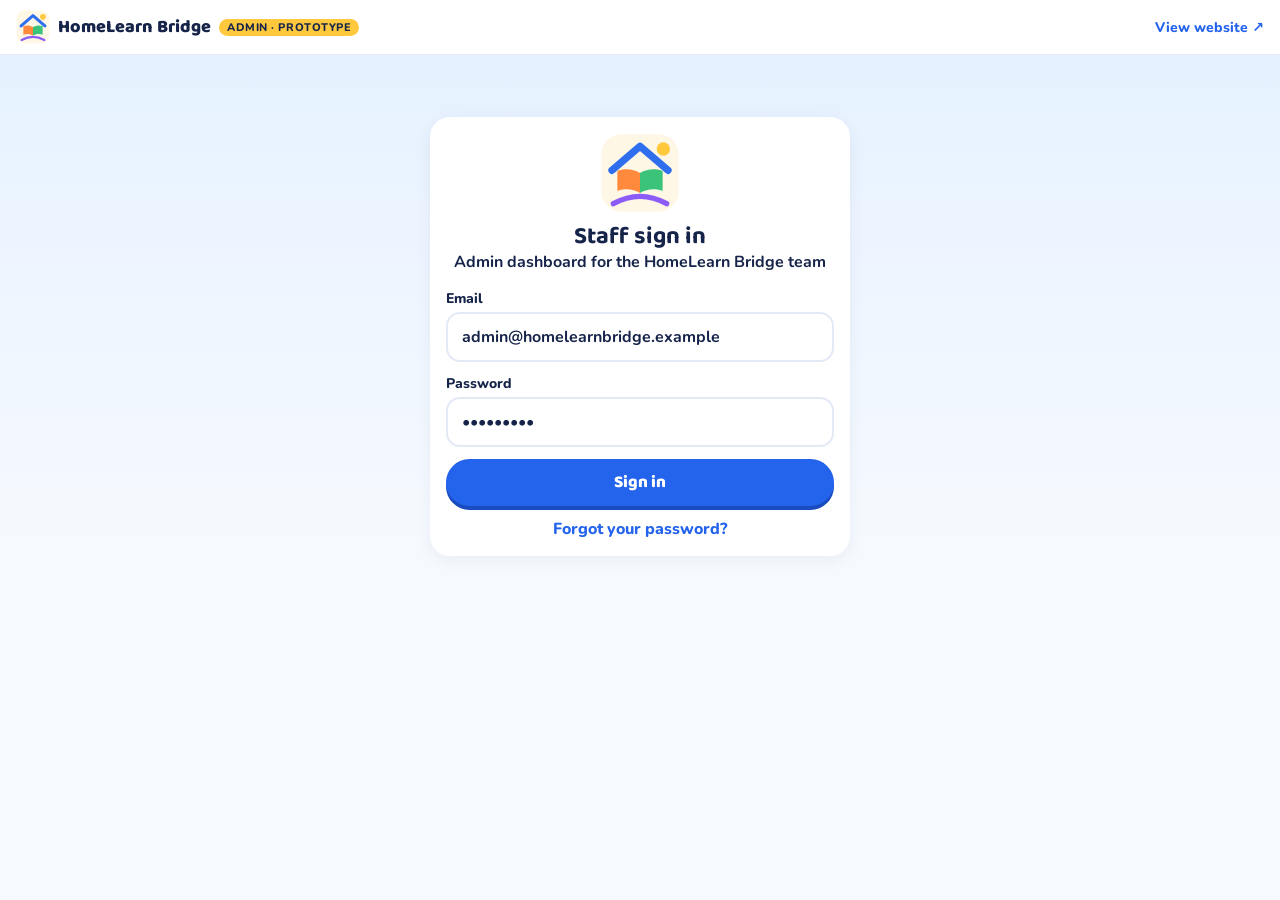
<file: prototype/admin/index.html>
<!doctype html>
<html lang="en">
<head>
<meta charset="utf-8">
<meta name="viewport" content="width=device-width, initial-scale=1, viewport-fit=cover">
<meta name="theme-color" content="#E4F0FF">
<title>HomeLearn Bridge — Admin Dashboard Prototype</title>
<meta name="description" content="Prototype of the HomeLearn Bridge admin dashboard: website posts, users, families, learning content, kits, safeguarding, reports and settings.">
<link rel="preconnect" href="https://fonts.googleapis.com">
<link rel="preconnect" href="https://fonts.gstatic.com" crossorigin>
<link href="https://fonts.googleapis.com/css2?family=Baloo+2:wght@600;700;800&family=Nunito:wght@600;700;800&display=swap" rel="stylesheet">
<style>
:root{
  --blue:#2463EB;--blue-d:#1A4BC0;--blue-l:#E3EDFF;--green:#22A95B;--green-d:#178245;--green-l:#DFF5E7;--orange:#FF8A3D;--orange-l:#FFEBDC;
  --yellow:#FFC83D;--yellow-l:#FFF6D8;--purple:#7C4DEB;--purple-l:#EEE7FF;--pink:#F0508A;--pink-l:#FFE4EE;--teal:#14A3B8;--teal-l:#DDF5F8;--red:#E5484D;--red-l:#FDE8E8;
  --ink:#16244A;--muted:#66708C;--line:#E3EAF5;--bg1:#E4F0FF;--bg2:#F6FAFF;
  --font:"Nunito",system-ui,-apple-system,"Segoe UI",sans-serif;--display:"Baloo 2",system-ui,sans-serif;
}
*{box-sizing:border-box;margin:0;padding:0}
[hidden]{display:none!important}
html,body{height:100%}
body{font-family:var(--font);color:var(--ink);background:linear-gradient(180deg,var(--bg1),var(--bg2) 60%);display:flex;flex-direction:column;overflow:hidden}
button,input,select,textarea{font:inherit;color:inherit;border:none;background:none}
button{cursor:pointer}
h1,h2,h3{font-family:var(--display);line-height:1.15}
a{color:inherit}

.top{flex-shrink:0;display:flex;align-items:center;gap:12px;padding:10px 16px;background:#fff;border-bottom:1px solid var(--line)}
.brand{display:flex;align-items:center;gap:8px;font-family:var(--display);font-weight:800;font-size:18px;line-height:1;text-decoration:none}
.brand svg{width:34px;height:34px}
.tag{font-family:var(--font);font-size:11px;font-weight:800;background:var(--yellow);padding:3px 8px;border-radius:99px;letter-spacing:.05em}
.top .sp{flex:1}
.top a.lnk{font-weight:800;font-size:14px;color:var(--blue);text-decoration:none}

.shell{flex:1;display:flex;min-height:0}
.nav{flex-shrink:0;width:236px;background:#fff;border-right:1px solid var(--line);padding:16px 12px;display:flex;flex-direction:column;gap:3px;overflow-y:auto}
.nav .who{display:flex;align-items:center;gap:10px;padding:6px 10px 14px;font-weight:800}
.nav .who small{display:block;color:var(--muted);font-size:12px}
.nav button{display:flex;align-items:center;gap:12px;padding:10px 12px;border-radius:14px;font-weight:800;color:var(--muted);text-align:left}
.nav button .i{font-size:19px;width:24px;text-align:center}
.nav button.on{background:var(--blue-l);color:var(--blue)}
.nav .badge{margin-left:auto;background:var(--pink);color:#fff;font-size:11px;padding:1px 7px;border-radius:99px}
.main{flex:1;overflow-y:auto;min-width:0}
.wrap{max-width:1120px;margin:0 auto;padding:22px 24px 40px}
.screen{display:none;animation:in .2s}.screen.on{display:block}
@keyframes in{from{opacity:0;transform:translateY(6px)}}

.head{display:flex;align-items:center;gap:12px;margin-bottom:16px;flex-wrap:wrap}
.head h2{font-size:28px}
.head p{color:var(--muted);font-weight:700}
.head .sp{flex:1;min-width:200px}
.card{background:#fff;border-radius:20px;box-shadow:0 4px 16px rgba(22,36,74,.06);padding:16px}
.sec{font-family:var(--display);font-size:19px;font-weight:800;margin:22px 0 10px}
.grid{display:grid;gap:12px}.grid>*{min-width:0}
.g2{grid-template-columns:repeat(2,1fr)}.g3{grid-template-columns:repeat(3,1fr)}.g4{grid-template-columns:repeat(4,1fr)}
.row{display:flex;align-items:center;gap:12px}
.ic{width:44px;height:44px;border-radius:14px;display:grid;place-items:center;font-size:22px;flex-shrink:0}
.stat b{display:block;font-family:var(--display);font-size:30px;line-height:1.1}
.stat small{color:var(--muted);font-weight:700;font-size:13px}
.pill{display:inline-flex;align-items:center;gap:4px;padding:3px 10px;border-radius:99px;font-size:12.5px;font-weight:800;white-space:nowrap}
.p-green{background:var(--green-l);color:var(--green-d)}.p-orange{background:var(--orange-l);color:#B65A14}.p-red{background:var(--red-l);color:#B42318}.p-blue{background:var(--blue-l);color:var(--blue)}.p-purple{background:var(--purple-l);color:var(--purple)}.p-grey{background:#EEF1F7;color:var(--muted)}
.btn{display:inline-flex;align-items:center;justify-content:center;gap:8px;padding:10px 18px;border-radius:99px;font-family:var(--display);font-size:17px;font-weight:800;color:#fff;background:var(--blue);box-shadow:0 4px 0 var(--blue-d);white-space:nowrap}
.btn:active{transform:translateY(2px);box-shadow:0 2px 0 var(--blue-d)}
.btn.ghost{background:#fff;color:var(--blue);box-shadow:inset 0 0 0 2px var(--blue-l)}
.btn.sm{padding:5px 12px;font-size:14.5px;box-shadow:none}
.btn.red{background:#fff;color:var(--red);box-shadow:inset 0 0 0 2px var(--red-l)}
.lrow{display:flex;align-items:center;gap:12px;padding:11px 4px;border-bottom:1px solid var(--line);width:100%;text-align:left}
.lrow:last-child{border-bottom:none}
.lrow .tx{flex:1;min-width:0}
.lrow b{display:block}.lrow small{color:var(--muted);font-weight:700}
.chips{display:flex;gap:6px;flex-wrap:wrap;margin-bottom:12px}
.chips button{padding:6px 14px;border-radius:99px;background:#fff;font-weight:800;font-size:14px;color:var(--muted);box-shadow:0 1px 4px rgba(22,36,74,.06)}
.chips button.on{background:var(--ink);color:#fff}
.tscroll{overflow-x:auto}
table{width:100%;border-collapse:collapse;font-size:14px}
th{text-align:left;font-size:12px;letter-spacing:.04em;text-transform:uppercase;color:var(--muted);padding:8px 10px;border-bottom:2px solid var(--line);white-space:nowrap}
td{padding:10px;border-bottom:1px solid var(--line);font-weight:700;vertical-align:middle}
tr:last-child td{border-bottom:none}
td .acts{display:flex;gap:6px;flex-wrap:wrap}
.example{display:inline-block;background:var(--yellow-l);color:#8A6200;font-weight:800;font-size:12px;padding:3px 10px;border-radius:99px;margin-left:8px;vertical-align:middle;font-family:var(--font)}
.chart{display:flex;align-items:flex-end;gap:12px;height:160px;padding:8px 4px 0}
.chart div{flex:1;display:flex;flex-direction:column;align-items:center;gap:6px;height:100%;justify-content:flex-end;font-size:12.5px;font-weight:800;color:var(--muted)}
.chart span{width:100%;max-width:52px;border-radius:10px 10px 4px 4px}
.bar{height:10px;background:var(--bg1);border-radius:10px;overflow:hidden}
.bar span{display:block;height:100%;border-radius:10px;background:var(--blue)}
.hbar{display:grid;grid-template-columns:110px 1fr 40px;gap:10px;align-items:center;font-weight:800;font-size:14px;margin:8px 0}

/* login */
.login{max-width:420px;margin:40px auto;text-align:center}
.login .logo{width:80px;height:80px;margin:0 auto 10px;display:block}
.field{width:100%;background:#fff;border:2px solid var(--line);border-radius:14px;padding:12px 14px;font-weight:700;margin:4px 0 12px}
label.lbl{display:block;text-align:left;font-weight:800;font-size:14px}

/* editor */
.editor{display:grid;grid-template-columns:1.2fr .8fr;gap:16px;align-items:start}
.form label{display:block;font-weight:800;font-size:14px;margin-top:12px}
.form .field{margin-top:6px}
.form textarea.field{min-height:130px;resize:vertical}
.icons{display:flex;gap:6px;flex-wrap:wrap;margin-top:6px}
.icons button{width:44px;height:44px;border-radius:12px;background:var(--bg2);font-size:22px;border:2px solid transparent}
.icons button.on{border-color:var(--blue);background:var(--blue-l)}
.colors{display:flex;gap:8px;margin-top:6px}
.colors button{width:32px;height:32px;border-radius:50%;border:3px solid #fff;box-shadow:0 0 0 2px var(--line)}
.colors button.on{box-shadow:0 0 0 3px var(--blue)}
.preview{padding:0;overflow:hidden}
.preview .cover{height:110px;display:grid;place-items:center;font-size:50px}
.preview .in{padding:14px 16px 18px}
.preview h3{font-size:20px;margin:6px 0}
.preview p{color:var(--muted);font-weight:700;font-size:14.5px}
.c-blue{background:var(--blue-l)}.c-green{background:var(--green-l)}.c-orange{background:var(--orange-l)}.c-purple{background:var(--purple-l)}.c-pink{background:var(--pink-l)}.c-teal{background:var(--teal-l)}
.t-activity{background:var(--green-l);color:var(--green-d)}.t-update{background:var(--blue-l);color:var(--blue)}.t-event{background:var(--orange-l);color:#B65A14}

.switch{position:relative;width:46px;height:26px;border-radius:99px;background:#D5DCEA;flex-shrink:0;transition:.2s}
.switch::after{content:"";position:absolute;top:3px;left:3px;width:20px;height:20px;border-radius:50%;background:#fff;transition:.2s}
.switch.on{background:var(--green)}.switch.on::after{left:23px}

.modal{position:fixed;inset:0;background:rgba(22,36,74,.45);display:none;align-items:center;justify-content:center;padding:16px;z-index:40}
.modal.on{display:flex}
.modal .box{background:#fff;border-radius:24px;padding:22px;width:min(480px,100%);max-height:88vh;overflow-y:auto;animation:in .2s}
.modal h3{font-size:24px;margin-bottom:10px}
.toast{position:fixed;left:50%;bottom:24px;transform:translateX(-50%) translateY(20px);background:var(--ink);color:#fff;padding:11px 20px;border-radius:99px;font-weight:800;opacity:0;transition:.25s;pointer-events:none;z-index:50;max-width:90vw;text-align:center}
.toast.show{opacity:1;transform:translateX(-50%)}

@media (max-width:960px){.g4{grid-template-columns:repeat(2,1fr)}.g3,.editor{grid-template-columns:1fr}}
@media (max-width:820px){
  .shell{flex-direction:column-reverse}
  .nav{width:100%;flex-direction:row;padding:6px;border-right:none;border-top:1px solid var(--line);overflow-x:auto;gap:2px}
  .nav .who{display:none}
  .nav button{flex-direction:column;gap:2px;font-size:11px;padding:6px 8px;min-width:68px;position:relative}
  .nav .badge{position:absolute;top:2px;right:8px;margin:0}
  .wrap{padding:16px 14px 30px}
  .g2{grid-template-columns:1fr}
  .top .lbltxt{display:none}
}
@media (max-width:480px){.g4{grid-template-columns:1fr 1fr}.head h2{font-size:24px}}
@media (prefers-reduced-motion:reduce){*{animation:none!important;transition:none!important}}
</style>
</head>
<body>

<header class="top">
  <a class="brand" href="../"><svg viewBox="0 0 120 120" class="logo"></svg><span class="lbltxt">HomeLearn Bridge</span><span class="tag">ADMIN · PROTOTYPE</span></a>
  <span class="sp"></span>
  <a class="lnk" href="../" target="_blank" rel="noopener">View website ↗</a>
  <a class="lnk" href="#" id="logout" hidden>Sign out</a>
</header>

<!-- LOGIN -->
<div class="main" id="loginView"><div class="wrap"><div class="login card">
  <svg viewBox="0 0 120 120" class="logo"></svg>
  <h2>Staff sign in</h2>
  <p class="muted" style="font-weight:700;margin-bottom:16px">Admin dashboard for the HomeLearn Bridge team</p>
  <label class="lbl">Email</label><input class="field" value="admin@homelearnbridge.example">
  <label class="lbl">Password</label><input class="field" type="password" value="prototype">
  <button class="btn" style="width:100%" id="loginBtn">Sign in</button>
  <p style="margin-top:12px"><button style="color:var(--blue);font-weight:800" data-toast="📧 A password reset link was sent to your email.">Forgot your password?</button></p>
</div></div></div>

<div class="shell" id="app" hidden>
  <nav class="nav">
    <div class="who"><span class="ic" style="background:var(--purple-l)">🛠️</span><div>Project team<small>Administrator</small></div></div>
    <button data-go="dash" class="on"><span class="i">📊</span><span>Dashboard</span></button>
    <button data-go="posts"><span class="i">📰</span><span>Website posts</span></button>
    <button data-go="users"><span class="i">👥</span><span>Users</span></button>
    <button data-go="families"><span class="i">👪</span><span>Families</span></button>
    <button data-go="content"><span class="i">📚</span><span>Learning content</span></button>
    <button data-go="kits"><span class="i">📦</span><span>Kits</span><span class="badge">2</span></button>
    <button data-go="inbox"><span class="i">✉️</span><span>Inbox</span><span class="badge">3</span></button>
    <button data-go="safe"><span class="i">🛡️</span><span>Safeguarding</span><span class="badge">1</span></button>
    <button data-go="reports"><span class="i">📄</span><span>Reports</span></button>
    <button data-go="settings"><span class="i">⚙️</span><span>Settings</span></button>
  </nav>
  <div class="main"><div class="wrap">

    <!-- DASHBOARD -->
    <div class="screen on" id="s-dash">
      <div class="head"><div class="sp"><h2>Dashboard <span class="example">Example data</span></h2><p>Everything at a glance · this month</p></div><button class="btn" data-go="editor" data-new>＋ New post</button></div>
      <div class="grid g4">
        <div class="card stat"><b style="color:var(--blue)">30</b><small>Families registered</small></div>
        <div class="card stat"><b style="color:var(--green)">58</b><small>Children active</small></div>
        <div class="card stat"><b style="color:var(--purple)">5</b><small>Learning coaches</small></div>
        <div class="card stat"><b style="color:var(--orange)">16</b><small>Kits given out</small></div>
      </div>
      <div class="grid g2" style="margin-top:12px">
        <div class="card"><b>✅ To do</b>
          <button class="lrow" data-go="kits"><span class="ic" style="background:var(--blue-l)">📦</span><span class="tx"><b>2 kit requests waiting</b><small>From learning coaches</small></span><span class="pill p-orange">Review</span></button>
          <button class="lrow" data-go="inbox"><span class="ic" style="background:var(--yellow-l)">✉️</span><span class="tx"><b>3 new messages from the website</b><small>Contact form</small></span><span class="pill p-orange">Reply</span></button>
          <button class="lrow" data-go="safe"><span class="ic" style="background:var(--red-l)">🛡️</span><span class="tx"><b>1 safeguarding follow-up</b><small>Safeguarding lead</small></span><span class="pill p-red">Open</span></button>
          <button class="lrow" data-go="families"><span class="ic" style="background:var(--green-l)">👪</span><span class="tx"><b>1 family without a coach</b><small>F-12 · Harrow</small></span><span class="pill p-orange">Assign</span></button>
        </div>
        <div class="card"><b>Activities by subject</b>
          <div class="chart">
            <div><span style="height:85%;background:var(--blue)"></span>English</div><div><span style="height:78%;background:var(--green)"></span>Maths</div>
            <div><span style="height:42%;background:var(--teal)"></span>Science</div><div><span style="height:66%;background:var(--purple)"></span>Videos</div>
            <div><span style="height:55%;background:var(--orange)"></span>Stories</div><div><span style="height:38%;background:var(--pink)"></span>Homework</div>
          </div>
        </div>
      </div>
      <div class="grid g2" style="margin-top:12px">
        <div class="card"><b>Platform checks</b> <span class="muted" style="font-size:13px;font-weight:700">(from the forum's evaluation measures)</span>
          <div class="hbar"><span>Signed in alone</span><div class="bar"><span style="width:86%"></span></div><span>86%</span></div>
          <div class="hbar"><span>Got back in</span><div class="bar"><span style="width:97%;background:var(--purple)"></span></div><span>97%</span></div>
          <div class="hbar"><span>Resumed learning</span><div class="bar"><span style="width:74%;background:var(--green)"></span></div><span>74%</span></div>
          <div class="hbar"><span>Used offline</span><div class="bar"><span style="width:41%;background:var(--orange)"></span></div><span>41%</span></div>
        </div>
        <div class="card"><b>Latest website posts</b><div id="dashPosts"></div></div>
      </div>
    </div>

    <!-- POSTS -->
    <div class="screen" id="s-posts">
      <div class="head"><div class="sp"><h2>Website posts</h2><p>Activities, updates and events shown on the website</p></div><button class="btn ghost" id="resetPosts">↺ Reset examples</button><button class="btn" data-go="editor" data-new>＋ New post</button></div>
      <div class="chips" id="postChips"><button class="on" data-pf="all">All</button><button data-pf="activity">Activities</button><button data-pf="update">Updates</button><button data-pf="event">Events</button><button data-pf="draft">Drafts</button></div>
      <div class="card tscroll"><table id="postTable"></table></div>
      <p class="muted" style="font-size:13px;font-weight:700;margin-top:10px">Prototype: posts are saved in this browser only. Open the website in the same browser to see your changes.</p>
    </div>

    <!-- EDITOR -->
    <div class="screen" id="s-editor">
      <div class="head"><div class="sp"><h2 id="edTitle">New post</h2><p>Write it once. It appears on the website when you publish.</p></div></div>
      <div class="editor">
        <div class="card form">
          <label>Title<input class="field" id="fTitle" placeholder="e.g. Family workshop in Ealing"></label>
          <label>Type<select class="field" id="fCat"><option value="activity">Activity</option><option value="update">Update / news</option><option value="event">Event</option></select></label>
          <div class="grid g2"><label>Date<input class="field" type="date" id="fDate"></label><label id="whenWrap">Time and place<input class="field" id="fWhen" placeholder="Sat 11:00 · Hounslow library"></label></div>
          <label>Short summary<input class="field" id="fSummary" placeholder="One sentence for the card"></label>
          <label>Full text<textarea class="field" id="fBody" placeholder="Write the full post…"></textarea></label>
          <label>Picture</label><div class="icons" id="fIcons"></div>
          <label>Colour</label><div class="colors" id="fColors"></div>
          <div class="row" style="margin-top:18px;flex-wrap:wrap"><button class="btn" data-save="published">Publish</button><button class="btn ghost" data-save="draft">Save as draft</button><button class="btn ghost" data-go="posts">Cancel</button></div>
        </div>
        <div><p class="muted" style="font-weight:800;margin-bottom:8px">Preview on the website</p><div class="card preview" id="preview"></div></div>
      </div>
    </div>

    <!-- USERS -->
    <div class="screen" id="s-users">
      <div class="head"><div class="sp"><h2>Users</h2><p>Who can sign in, and what they can do</p></div><button class="btn" data-modal="addUser">＋ Add user</button></div>
      <div class="chips" id="userChips"><button class="on" data-uf="all">All</button><button data-uf="Parent">Parents</button><button data-uf="Coach">Coaches</button><button data-uf="Admin">Admins</button></div>
      <div class="card tscroll"><table id="userTable"></table></div>
    </div>

    <!-- FAMILIES -->
    <div class="screen" id="s-families">
      <div class="head"><div class="sp"><h2>Families</h2><p>Family codes protect privacy. Only staff who need details can see them.</p></div><button class="btn" data-modal="addFam">＋ Add family</button></div>
      <div class="card tscroll"><table>
        <tr><th>Family</th><th>Borough</th><th>Language</th><th>Children</th><th>Coach</th><th>Kit</th><th>Status</th></tr>
        <tr><td>F-01</td><td>Hounslow</td><td>Dari</td><td>3</td><td>Sara</td><td><span class="pill p-green">Yes</span></td><td><span class="pill p-green">Active</span></td></tr>
        <tr><td>F-03</td><td>Hounslow</td><td>Farsi</td><td>2</td><td>Sara</td><td><span class="pill p-green">Yes</span></td><td><span class="pill p-green">Active</span></td></tr>
        <tr><td>F-07</td><td>Hillingdon</td><td>Dari</td><td>4</td><td>Sara</td><td><span class="pill p-blue">Books</span></td><td><span class="pill p-orange">Moved recently</span></td></tr>
        <tr><td>F-09</td><td>Ealing</td><td>Farsi</td><td>2</td><td>Ali</td><td><span class="pill p-grey">No</span></td><td><span class="pill p-green">Active</span></td></tr>
        <tr><td>F-12</td><td>Harrow</td><td>Pashto</td><td>2</td><td><button class="btn sm" data-assign>Assign coach</button></td><td><span class="pill p-orange">Requested</span></td><td><span class="pill p-grey">New</span></td></tr>
      </table></div>
    </div>

    <!-- CONTENT -->
    <div class="screen" id="s-content">
      <div class="head"><div class="sp"><h2>Learning content</h2><p>What children and parents see in the apps</p></div><button class="btn" data-modal="addRes">＋ Add resource</button></div>
      <div class="chips" id="libChips"><button class="on" data-lf="all">All</button><button data-lf="English">English</button><button data-lf="Maths">Maths</button><button data-lf="Science">Science</button><button data-lf="Videos">Videos</button><button data-lf="Stories">Books &amp; stories</button><button data-lf="Homework">Homework help</button><button data-lf="Parents">Parent guides</button></div>
      <div class="card tscroll"><table id="libTable"></table></div>
    </div>

    <!-- KITS -->
    <div class="screen" id="s-kits">
      <div class="head"><div class="sp"><h2>HomeLearn Kits</h2><p>Stock and requests from coaches</p></div></div>
      <div class="grid g4">
        <div class="card stat"><b>20 <span style="font-size:14px;color:var(--muted)">/ 32</span></b><small>💻 Tablets given out</small></div>
        <div class="card stat"><b>27 <span style="font-size:14px;color:var(--muted)">/ 50</span></b><small>🎧 Headphones</small></div>
        <div class="card stat"><b>18 <span style="font-size:14px;color:var(--muted)">/ 40</span></b><small>✏️ Stationery packs</small></div>
        <div class="card stat"><b>35 <span style="font-size:14px;color:var(--muted)">/ 120</span></b><small>📚 Books</small></div>
      </div>
      <div class="sec">📥 Requests waiting</div>
      <div class="card">
        <div class="lrow"><span class="ic" style="background:var(--blue-l)">💻</span><span class="tx"><b>F-12 · tablet, headphones, stationery</b><small>Requested by Sara · 2 days ago</small></span><button class="btn sm" data-approve>Approve</button></div>
        <div class="lrow"><span class="ic" style="background:var(--orange-l)">🔌</span><span class="tx"><b>F-05 · replacement charger</b><small>Requested by Ali · today</small></span><button class="btn sm" data-approve>Approve</button></div>
      </div>
    </div>

    <!-- INBOX -->
    <div class="screen" id="s-inbox">
      <div class="head"><div class="sp"><h2>Inbox</h2><p>Messages sent from the website contact form</p></div></div>
      <div class="card">
        <div class="lrow"><span class="ic" style="background:var(--yellow-l)">✉️</span><span class="tx"><b>“How can my family join?”</b><small>Parent · Dari · today</small></span><button class="btn sm" data-reply>Reply</button></div>
        <div class="lrow"><span class="ic" style="background:var(--blue-l)">🏫</span><span class="tx"><b>“Can our school refer families?”</b><small>School · yesterday</small></span><button class="btn sm" data-reply>Reply</button></div>
        <div class="lrow"><span class="ic" style="background:var(--green-l)">🙋</span><span class="tx"><b>“I'd like to volunteer as a coach”</b><small>Volunteer · 2 days ago</small></span><button class="btn sm" data-reply>Reply</button></div>
      </div>
    </div>

    <!-- SAFEGUARDING -->
    <div class="screen" id="s-safe">
      <div class="head"><div class="sp"><h2>Safeguarding</h2><p>Only the safeguarding lead and admins can see this page.</p></div></div>
      <div class="card">
        <div class="lrow"><span class="ic" style="background:var(--red-l)">💛</span><span class="tx"><b>Child in family F-03 · “worried” 3 times this week</b><small>Raised by Sara · 22 Oct</small></span><span class="pill p-red">Open</span><button class="btn sm" data-resolve>Mark resolved</button></div>
        <div class="lrow"><span class="ic" style="background:var(--green-l)">✅</span><span class="tx"><b>Family F-05 · housing concern passed to council</b><small>Closed 15 Oct</small></span><span class="pill p-green">Closed</span></div>
      </div>
      <div class="grid g3" style="margin-top:12px">
        <div class="card"><b>💬 Messages</b><p class="muted" style="font-weight:700;margin-top:6px">Parents can see all messages to and from their children. Every message is kept.</p></div>
        <div class="card"><b>📝 Consent</b><p class="muted" style="font-weight:700;margin-top:6px">30 of 30 families have signed consent forms.</p></div>
        <div class="card"><b>🧾 Staff checks</b><p class="muted" style="font-weight:700;margin-top:6px">5 of 5 coaches have a DBS check.</p></div>
      </div>
    </div>

    <!-- REPORTS -->
    <div class="screen" id="s-reports">
      <div class="head"><div class="sp"><h2>Reports <span class="example">Example data</span></h2><p>For the project team and the funder</p></div></div>
      <div class="grid g2">
        <div class="card">
          <button class="lrow" data-toast="⬇️ The report would download here."><span class="ic" style="background:var(--blue-l)">📄</span><span class="tx"><b>Monthly progress report</b><small>Families, activity, kits · PDF</small></span><span>⬇</span></button>
          <button class="lrow" data-toast="⬇️ The report would download here."><span class="ic" style="background:var(--green-l)">🏛️</span><span class="tx"><b>UKRI / Innovate UK report</b><small>Evaluation measures · PDF</small></span><span>⬇</span></button>
          <button class="lrow" data-toast="⬇️ The export would download here."><span class="ic" style="background:var(--purple-l)">📊</span><span class="tx"><b>Anonymous data export</b><small>No names or contact details · CSV</small></span><span>⬇</span></button>
        </div>
        <div class="card"><b>Parent language</b>
          <div class="hbar"><span>Dari / Farsi</span><div class="bar"><span style="width:72%;background:var(--purple)"></span></div><span>72%</span></div>
          <div class="hbar"><span>English</span><div class="bar"><span style="width:21%"></span></div><span>21%</span></div>
          <div class="hbar"><span>Pashto</span><div class="bar"><span style="width:7%;background:var(--orange)"></span></div><span>7%</span></div>
          <b style="display:block;margin-top:14px">Families by borough</b>
          <div class="hbar"><span>Hounslow</span><div class="bar"><span style="width:60%;background:var(--teal)"></span></div><span>18</span></div>
          <div class="hbar"><span>Ealing</span><div class="bar"><span style="width:13%;background:var(--teal)"></span></div><span>4</span></div>
          <div class="hbar"><span>Other</span><div class="bar"><span style="width:27%;background:var(--teal)"></span></div><span>8</span></div>
        </div>
      </div>
    </div>

    <!-- SETTINGS -->
    <div class="screen" id="s-settings">
      <div class="head"><div class="sp"><h2>Settings</h2><p>Website and app settings</p></div></div>
      <div class="grid g2">
        <div class="card"><b>🌐 Languages</b>
          <div class="lrow"><span class="tx"><b>English</b></span><button class="switch on" data-switch></button></div>
          <div class="lrow"><span class="tx"><b>Dari / Farsi</b></span><button class="switch on" data-switch></button></div>
          <div class="lrow"><span class="tx"><b>Pashto</b></span><button class="switch on" data-switch></button></div>
        </div>
        <div class="card"><b>📱 Children's app download links</b>
          <label class="lbl" style="margin-top:10px">App Store</label><input class="field" value="https://apps.apple.com/…">
          <label class="lbl">Google Play</label><input class="field" value="https://play.google.com/…">
          <label class="lbl">Windows</label><input class="field" value="https://apps.microsoft.com/…">
        </div>
        <div class="card"><b>✉️ Contact</b>
          <label class="lbl" style="margin-top:10px">Website contact email</label><input class="field" value="hello@example.org">
          <div class="lrow"><span class="tx"><b>Show a notice banner on the website</b><small>For closures or urgent news</small></span><button class="switch" data-switch></button></div>
        </div>
        <div class="card"><b>🔐 Roles</b>
          <div class="lrow"><span class="tx"><b>Parent</b><small>Own children's progress, guides, messages</small></span></div>
          <div class="lrow"><span class="tx"><b>Learning coach</b><small>Assigned families, visits, kit requests</small></span></div>
          <div class="lrow"><span class="tx"><b>Admin</b><small>Everything, including website posts and users</small></span></div>
        </div>
      </div>
      <div style="margin-top:16px"><button class="btn" data-toast="✅ Settings saved.">Save settings</button></div>
    </div>

  </div></div>
</div>

<div class="modal" id="modal"><div class="box" id="modalBox"></div></div>
<div class="toast" id="toast"></div>

<script src="../shared/posts.js"></script>
<script>
const $=s=>document.querySelector(s),$$=s=>[...document.querySelectorAll(s)];
const LOGO=`<rect x="2" y="2" width="116" height="116" rx="30" fill="#FFF7E6"/><circle cx="95" cy="24" r="10" fill="#FFC83D"/><path d="M18 56 L60 20 L102 56" fill="none" stroke="#2F6FED" stroke-width="11" stroke-linecap="round" stroke-linejoin="round"/><path d="M60 60 C49 53 35 53 26 57 L26 87 C35 83 49 83 60 90 Z" fill="#FF8A3D"/><path d="M60 60 C71 53 85 53 94 57 L94 87 C85 83 71 83 60 90 Z" fill="#3CC37A"/><path d="M20 106 Q60 84 100 106" fill="none" stroke="#8B5CF6" stroke-width="8" stroke-linecap="round"/>`;
$$('svg.logo').forEach(s=>s.innerHTML=LOGO);
let tt;function toast(m){const e=$('#toast');e.textContent=m;e.classList.add('show');clearTimeout(tt);tt=setTimeout(()=>e.classList.remove('show'),2600)}
const esc=s=>String(s??'').replace(/[&<>"]/g,c=>({'&':'&amp;','<':'&lt;','>':'&gt;','"':'&quot;'}[c]));
const M=["Jan","Feb","Mar","Apr","May","Jun","Jul","Aug","Sep","Oct","Nov","Dec"];
const fmt=d=>{if(!d)return'';const x=new Date(d+'T12:00:00');return `${x.getDate()} ${M[x.getMonth()]} ${x.getFullYear()}`};
const CAT={activity:"Activity",update:"Update",event:"Event"};

/* ---------- login + navigation ---------- */
function signIn(){$('#loginView').hidden=true;$('#app').hidden=false;$('#logout').hidden=false;try{sessionStorage.setItem('hlb-admin','1')}catch(e){}}
$('#loginBtn').onclick=signIn;
$('#logout').onclick=e=>{e.preventDefault();try{sessionStorage.removeItem('hlb-admin')}catch(x){}location.reload()};
try{if(sessionStorage.getItem('hlb-admin'))signIn()}catch(e){}
function go(s){
  $$('.screen').forEach(x=>x.classList.toggle('on',x.id==='s-'+s));
  const tab=s==='editor'?'posts':s;
  $$('.nav [data-go]').forEach(b=>b.classList.toggle('on',b.dataset.go===tab));
  $('#app .main').scrollTop=0;
}

/* ---------- posts ---------- */
let posts=HLB_POSTS.load(),pf='all',editing=null;
const ICONS=["📢","👪","🧑‍🎓","📚","🎉","🗣️","📱","🎒","💛","🏫","🧪","⚽"],COLORS=["blue","green","orange","purple","pink","teal"];
let draft={icon:"📢",color:"blue"};
function renderPosts(){
  const list=posts.slice().sort((a,b)=>b.date.localeCompare(a.date)).filter(p=>pf==='all'||(pf==='draft'?p.status==='draft':p.cat===pf));
  $('#postTable').innerHTML='<tr><th>Post</th><th>Type</th><th>Date</th><th>Status</th><th></th></tr>'+list.map(p=>`<tr>
    <td><div class="row"><span class="ic c-${p.color}" style="width:38px;height:38px;font-size:19px">${p.icon}</span><span>${esc(p.title)}${p.example?' <span class="pill" style="background:var(--yellow-l);color:#8A6200">Example</span>':''}</span></div></td>
    <td><span class="pill t-${p.cat}">${CAT[p.cat]}</span></td><td style="white-space:nowrap">${fmt(p.date)}</td>
    <td>${p.status==='published'?'<span class="pill p-green">Published</span>':'<span class="pill p-grey">Draft</span>'}</td>
    <td><div class="acts"><button class="btn sm ghost" data-edit="${p.id}">Edit</button><button class="btn sm ghost" data-toggle="${p.id}">${p.status==='published'?'Unpublish':'Publish'}</button><button class="btn sm red" data-del="${p.id}">Delete</button></div></td></tr>`).join('');
  $('#dashPosts').innerHTML=posts.slice().sort((a,b)=>b.date.localeCompare(a.date)).slice(0,4).map(p=>`<button class="lrow" data-edit="${p.id}"><span class="ic c-${p.color}">${p.icon}</span><span class="tx"><b>${esc(p.title)}</b><small>${CAT[p.cat]} · ${fmt(p.date)}</small></span>${p.status==='published'?'<span class="pill p-green">Live</span>':'<span class="pill p-grey">Draft</span>'}</button>`).join('');
}
function persist(msg){if(!HLB_POSTS.save(posts))msg+=' (not saved: this browser blocks storage)';renderPosts();toast(msg)}
function openEditor(id){
  editing=id?posts.find(p=>p.id===id):null;
  const p=editing||{title:'',cat:'activity',date:new Date().toISOString().slice(0,10),when:'',summary:'',body:'',icon:'📢',color:'blue'};
  draft={icon:p.icon,color:p.color};
  $('#edTitle').textContent=editing?'Edit post':'New post';
  $('#fTitle').value=p.title;$('#fCat').value=p.cat;$('#fDate').value=p.date;$('#fWhen').value=p.when||'';$('#fSummary').value=p.summary;$('#fBody').value=p.body;
  renderPickers();preview();go('editor');
}
function renderPickers(){
  $('#fIcons').innerHTML=ICONS.map(i=>`<button class="${i===draft.icon?'on':''}" data-icon="${i}">${i}</button>`).join('');
  $('#fColors').innerHTML=COLORS.map(c=>`<button class="c-${c} ${c===draft.color?'on':''}" data-color="${c}" aria-label="${c}"></button>`).join('');
}
function preview(){
  const cat=$('#fCat').value;$('#whenWrap').hidden=cat!=='event';
  $('#preview').innerHTML=`<div class="cover c-${draft.color}">${draft.icon}</div><div class="in"><span class="pill t-${cat}">${CAT[cat]}</span> <span class="muted" style="font-size:13px;font-weight:800">${fmt($('#fDate').value)}</span>
    <h3>${esc($('#fTitle').value)||'Your title'}</h3>${cat==='event'&&$('#fWhen').value?`<p style="color:var(--orange)">📅 ${esc($('#fWhen').value)}</p>`:''}<p>${esc($('#fSummary').value)||'Your short summary'}</p></div>`;
}
['#fTitle','#fCat','#fDate','#fWhen','#fSummary'].forEach(s=>$(s).addEventListener('input',preview));
function savePost(status){
  const title=$('#fTitle').value.trim();
  if(!title){toast('Please add a title.');$('#fTitle').focus();return}
  const data={title,cat:$('#fCat').value,date:$('#fDate').value||new Date().toISOString().slice(0,10),when:$('#fCat').value==='event'?$('#fWhen').value.trim():'',
    summary:$('#fSummary').value.trim(),body:$('#fBody').value.trim()||$('#fSummary').value.trim(),icon:draft.icon,color:draft.color,status,example:false};
  if(editing)Object.assign(editing,data);else posts.push({id:'p'+Date.now(),...data});
  go('posts');persist(status==='published'?'✅ Published. It is now on the website.':'💾 Saved as a draft.');
}
$('#resetPosts').onclick=()=>{posts=HLB_POSTS.reset();renderPosts();toast('↺ Example posts restored.')};

/* ---------- users ---------- */
const USERS=[["Fatima","Parent","F-01 · Dari","Active","Text code"],["Parent, F-03","Parent","F-03 · Farsi","Active","Text code"],["Parent, F-09","Parent","F-09 · Farsi","Not signed in yet","Text code"],
  ["Sara Ahmadi","Coach","8 families","Active","Email + password"],["Ali Rahimi","Coach","4 families","Active","Email + password"],["Project team","Admin","All","Active","Email + password"]];
let uf='all';
function renderUsers(){
  $('#userTable').innerHTML='<tr><th>Name</th><th>Role</th><th>Details</th><th>Sign-in</th><th>Status</th><th></th></tr>'+USERS.filter(u=>uf==='all'||u[1]===uf).map(([n,r,d,s,l],i)=>`<tr><td>${n}</td>
    <td><span class="pill ${r==='Parent'?'p-blue':r==='Coach'?'p-green':'p-purple'}">${r}</span></td><td>${d}</td><td class="muted">${l}</td>
    <td><span class="pill ${s==='Active'?'p-green':s==='Deactivated'?'p-red':'p-grey'}">${s}</span></td>
    <td><div class="acts"><button class="btn sm ghost" data-toast="${r==='Parent'?'📲 A new sign-in code was sent by text.':'📧 A password reset link was sent.'}">${r==='Parent'?'Send new code':'Reset password'}</button><button class="btn sm red" data-deact="${n}">${s==='Deactivated'?'Reactivate':'Deactivate'}</button></div></td></tr>`).join('');
}

/* ---------- content ---------- */
const LIB=[["Letter sounds a–m","English","5–7","EN · Dari","Game"],["Counting to 20","Maths","5–7","EN · Dari · Pashto","Game"],["Times tables","Maths","8–11","EN","Game"],
 ["Parts of a plant","Science","5–9","EN · Dari","Video"],["The water cycle","Videos","8–11","EN · Farsi captions","Cartoon"],["The little bird","Stories","5–7","EN · Dari · Pashto","Book"],
 ["Writing a diary","Homework","7–11","EN","Help sheet"],["How UK schools work","Parents","Parents","EN · Dari · Pashto","Guide + audio"],["Catch-up: Year 4 maths","Maths","8–9","EN","Revision pack"]];
let lf='all';
function renderLib(){
  $('#libTable').innerHTML='<tr><th>Resource</th><th>Category</th><th>Age</th><th>Languages</th><th>Type</th><th>Offline</th></tr>'+
    LIB.filter(r=>lf==='all'||r[1]===lf).map(r=>`<tr><td>${r[0]}</td><td><span class="pill p-blue">${r[1]}</span></td><td>${r[2]}</td><td>${r[3]}</td><td>${r[4]}</td><td>✅</td></tr>`).join('');
}

/* ---------- modals ---------- */
const sel=(label,opts)=>`<label class="lbl" style="margin-top:8px">${label}</label><select class="field">${opts.map(o=>`<option>${o}</option>`).join('')}</select>`;
const foot=(ok,msg)=>`<div class="row" style="justify-content:flex-end;margin-top:8px"><button class="btn ghost sm" data-close>Cancel</button><button class="btn sm" data-done="${msg}">${ok}</button></div>`;
const MODALS={
  addUser:()=>`<h3>👥 Add a user</h3>${sel('Role',['Parent','Learning coach','Admin'])}<label class="lbl">Name</label><input class="field"><label class="lbl">Phone (parents) or email (staff)</label><input class="field">${foot('Add user','✅ User added. Sign-in details were sent.')}`,
  addFam:()=>`<h3>👪 Add a family</h3><p class="muted" style="font-weight:700">Only what's needed. Consent comes first.</p>${sel('Borough',['Hounslow','Ealing','Hillingdon','Harrow','Other'])}${sel('Parent language',['Dari / Farsi','Pashto','English'])}${sel('Learning coach',['Sara Ahmadi','Ali Rahimi'])}<label class="lbl"><input type="checkbox"> Consent form signed</label>${foot('Add family','✅ Family added. A sign-in code was sent by text.')}`,
  addRes:()=>`<h3>📚 Add a resource</h3><label class="lbl">Title</label><input class="field">${sel('Category',['English','Maths','Science','Videos','Books & stories','Homework help','Parent guides'])}${sel('Age',['5–7','8–11','12–16','Parents'])}<label class="lbl"><input type="checkbox" checked> Available offline</label>${foot('Add','✅ Resource added. It will appear in the apps.')}`,
};

/* ---------- clicks ---------- */
document.addEventListener('click',e=>{
  if(e.target.id==='modal'){$('#modal').classList.remove('on');return}
  const el=e.target.closest('button');if(!el)return;const d=el.dataset;
  if(d.go){if(d.new!==undefined){openEditor(null);return}go(d.go);return}
  if(d.edit){openEditor(d.edit);return}
  if(d.toggle){const p=posts.find(x=>x.id===d.toggle);p.status=p.status==='published'?'draft':'published';persist(p.status==='published'?'✅ Published on the website.':'Hidden from the website.');return}
  if(d.del){if(!confirm('Delete this post?'))return;posts=posts.filter(x=>x.id!==d.del);persist('🗑️ Post deleted.');return}
  if(d.save){savePost(d.save);return}
  if(d.icon){draft.icon=d.icon;renderPickers();preview();return}
  if(d.color){draft.color=d.color;renderPickers();preview();return}
  if(d.pf){pf=d.pf;$$('#postChips button').forEach(b=>b.classList.toggle('on',b===el));renderPosts();return}
  if(d.uf){uf=d.uf;$$('#userChips button').forEach(b=>b.classList.toggle('on',b===el));renderUsers();return}
  if(d.lf){lf=d.lf;$$('#libChips button').forEach(b=>b.classList.toggle('on',b===el));renderLib();return}
  if(d.deact){const u=USERS.find(x=>x[0]===d.deact);u[3]=u[3]==='Deactivated'?'Active':'Deactivated';renderUsers();toast(u[3]==='Deactivated'?'User deactivated. They can no longer sign in.':'User reactivated.');return}
  if(d.approve!==undefined){el.outerHTML='<span class="pill p-green">Approved ✓</span>';toast('✅ Approved. The coach has been told.');return}
  if(d.assign!==undefined){el.outerHTML='Ali';toast('✅ Coach assigned.');return}
  if(d.reply!==undefined){el.outerHTML='<span class="pill p-green">Replied</span>';toast('✉️ The reply window would open here.');return}
  if(d.resolve!==undefined){el.previousElementSibling.outerHTML='<span class="pill p-green">Resolved</span>';el.remove();toast('✅ Marked as resolved and recorded.');return}
  if(d.switch!==undefined){el.classList.toggle('on');return}
  if(d.modal){$('#modalBox').innerHTML=MODALS[d.modal]();$('#modal').classList.add('on');return}
  if(d.close!==undefined){$('#modal').classList.remove('on');return}
  if(d.done){$('#modal').classList.remove('on');toast(d.done);return}
  if(d.toast){toast(d.toast);return}
});
renderPosts();renderUsers();renderLib();
</script>
</body>
</html>
</file>
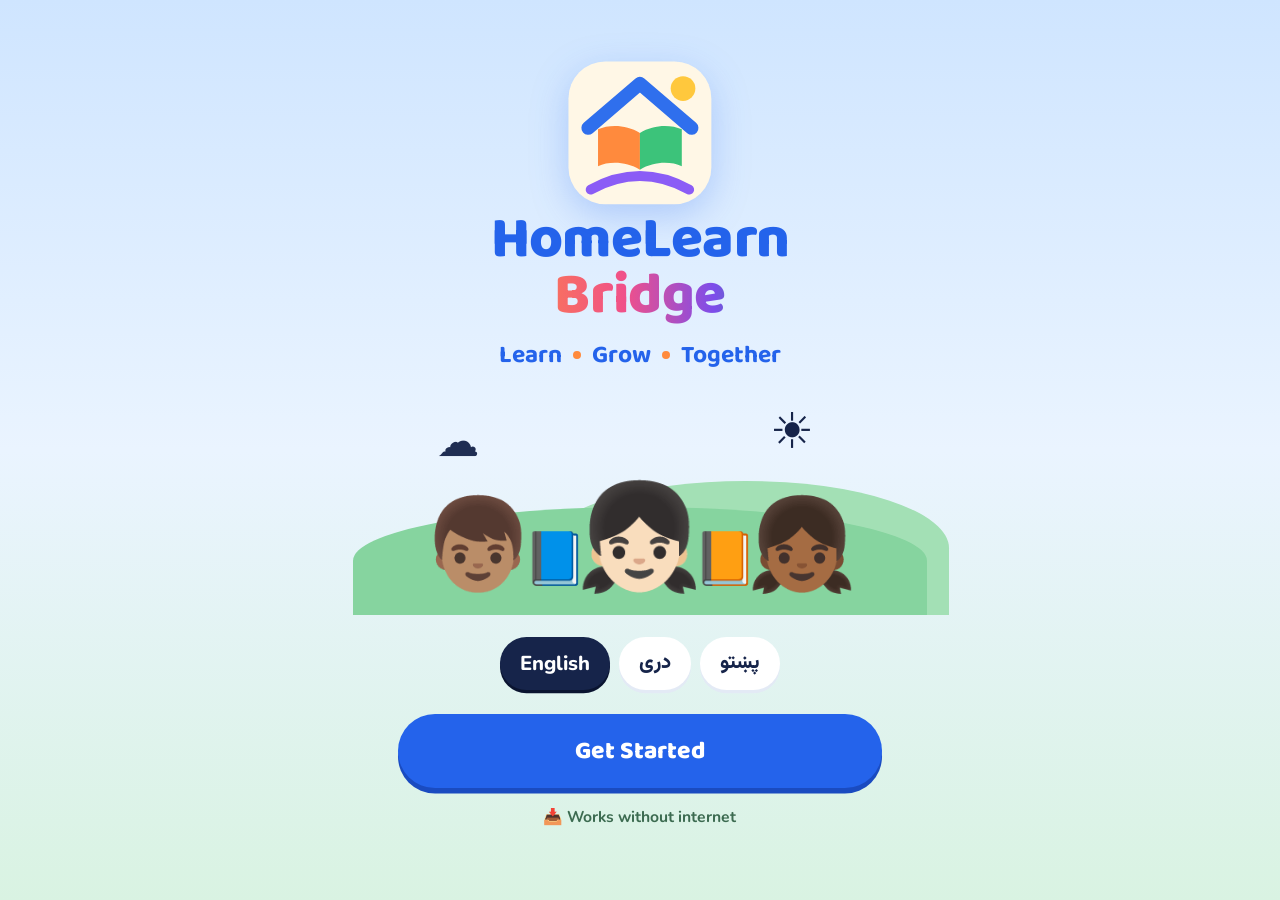
<file: prototype/children/index.html>
<!doctype html>
<html lang="en">
<head>
<meta charset="utf-8">
<meta name="viewport" content="width=device-width, initial-scale=1, viewport-fit=cover">
<meta name="theme-color" content="#EAF4FF">
<link rel="manifest" href="manifest.webmanifest">
<link rel="apple-touch-icon" href="icon-192.png">
<meta name="apple-mobile-web-app-capable" content="yes">
<title>HomeLearn Bridge — Kids App</title>
<meta name="description" content="Clickable prototype of the HomeLearn Bridge children's app in English, Dari and Pashto. Concept for discussion.">
<link rel="icon" href="data:image/svg+xml,%3Csvg xmlns='http://www.w3.org/2000/svg' viewBox='0 0 120 120'%3E%3Crect x='2' y='2' width='116' height='116' rx='30' fill='%23FFF7E6'/%3E%3Ccircle cx='95' cy='24' r='10' fill='%23FFC83D'/%3E%3Cpath d='M18 56 L60 20 L102 56' fill='none' stroke='%232F6FED' stroke-width='11' stroke-linecap='round' stroke-linejoin='round'/%3E%3Cpath d='M60 60 C49 53 35 53 26 57 L26 87 C35 83 49 83 60 90 Z' fill='%23FF8A3D'/%3E%3Cpath d='M60 60 C71 53 85 53 94 57 L94 87 C85 83 71 83 60 90 Z' fill='%233CC37A'/%3E%3Cpath d='M20 106 Q60 84 100 106' fill='none' stroke='%238B5CF6' stroke-width='8' stroke-linecap='round'/%3E%3C/svg%3E">
<link rel="preconnect" href="https://fonts.googleapis.com">
<link rel="preconnect" href="https://fonts.gstatic.com" crossorigin>
<link href="https://fonts.googleapis.com/css2?family=Baloo+2:wght@500;600;700;800&family=Nunito:wght@600;700;800&family=Vazirmatn:wght@500;600;700;800&display=swap" rel="stylesheet">
<style>
:root{
  --blue:#2463EB;--blue-d:#1A4BC0;--blue-l:#E3EDFF;--green:#22A95B;--green-d:#178245;--green-l:#DFF5E7;
  --orange:#FF8A3D;--orange-l:#FFEBDC;--yellow:#FFC83D;--yellow-l:#FFF6D8;--purple:#7C4DEB;--purple-d:#5D33C4;--purple-l:#EEE7FF;
  --pink:#F0508A;--pink-l:#FFE4EE;--teal:#14A3B8;--teal-l:#DDF5F8;
  --ink:#16244A;--muted:#66708C;--line:#E3EAF5;--card:#FFFFFF;
  --bg1:#E4F0FF;--bg2:#F6FAFF;
  --font:"Nunito","Vazirmatn",system-ui,-apple-system,"Segoe UI",sans-serif;
  --display:"Baloo 2","Vazirmatn",system-ui,sans-serif;
}
[dir=rtl]{--font:"Vazirmatn","Nunito",system-ui,sans-serif;--display:"Vazirmatn","Baloo 2",system-ui,sans-serif}
*{box-sizing:border-box;margin:0;padding:0;-webkit-tap-highlight-color:transparent}
html,body{height:100%}
body{font-family:var(--font);color:var(--ink);background:linear-gradient(180deg,var(--bg1),var(--bg2) 60%);overflow:hidden}
button,input{font:inherit;color:inherit;border:none;background:none}
button{cursor:pointer}
h1,h2,h3,.disp{font-family:var(--display)}

/* ---------- layout ---------- */
.app{height:100vh;height:100dvh;display:flex;flex-direction:column}
.main{flex:1;position:relative;overflow:hidden}
.view{position:absolute;inset:0;display:none;overflow-y:auto;-webkit-overflow-scrolling:touch}
.view.on{display:block;animation:in .25s ease}
@keyframes in{from{opacity:0;transform:translateY(8px)}to{opacity:1;transform:none}}
.wrap{max-width:560px;margin:0 auto;padding:16px 18px 28px;min-height:100%;display:flex;flex-direction:column}
.nav{order:2;display:flex;justify-content:space-around;background:#fff;border-top:1px solid var(--line);padding:6px 4px calc(8px + env(safe-area-inset-bottom));box-shadow:0 -4px 16px rgba(22,36,74,.05)}
.nav button{display:flex;flex-direction:column;align-items:center;gap:2px;padding:6px 6px;border-radius:14px;font-size:12.5px;font-weight:800;color:#8D96AE;min-width:60px;position:relative}
.nav button svg{width:26px;height:26px}
.nav button.on{color:var(--blue)}
.nav .badge-n{position:absolute;top:2px;inset-inline-end:12px;background:var(--pink);color:#fff;font-size:11px;min-width:18px;height:18px;border-radius:9px;display:grid;place-items:center;padding:0 4px;border:2px solid #fff}
.nav .brand{display:none}
body.nonav .nav{display:none}

/* tablet */
@media (min-width:700px){
  .wrap{max-width:820px;padding:24px 32px 36px}
  .nav button{font-size:14px;min-width:90px}
  .nav button svg{width:30px;height:30px}
}
/* laptop: sidebar */
@media (min-width:1100px){
  .app{flex-direction:row}
  .nav{order:0;flex-direction:column;justify-content:flex-start;gap:6px;width:240px;border-top:none;border-inline-end:1px solid var(--line);padding:24px 16px;box-shadow:none}
  .nav .brand{display:flex;align-items:center;gap:10px;margin:0 8px 22px}
  .nav .brand svg{width:52px;height:52px}
  .nav .brand b{font-family:var(--display);font-size:20px;line-height:1}
  .nav button{flex-direction:row;gap:14px;font-size:17px;padding:12px 16px;justify-content:flex-start}
  .nav button.on{background:var(--blue-l)}
  .nav .badge-n{position:static;margin-inline-start:auto}
  .wrap{max-width:1080px;padding:32px 44px 44px;zoom:1.12}
  .tile{min-height:200px}.tile .ic{font-size:70px}
}

/* ---------- common ---------- */
.bar{display:flex;align-items:center;gap:10px;margin-bottom:16px;min-height:48px}
.bar .ttl{flex:1;text-align:center}
.bar .ttl h2{font-size:24px;font-weight:800;line-height:1.15}
.bar .ttl small{display:block;font-size:15px;font-weight:700;color:var(--purple)}
.ibtn{width:46px;height:46px;border-radius:50%;background:#fff;display:grid;place-items:center;font-size:22px;box-shadow:0 2px 0 var(--line),0 4px 12px rgba(22,36,74,.06);flex:none;color:var(--ink)}
.ibtn svg{width:24px;height:24px}
.ibtn.snd{color:var(--blue)}
.ibtn.ghost{visibility:hidden}
[dir=rtl] .flip{transform:scaleX(-1)}
.card{background:var(--card);border-radius:24px;box-shadow:0 2px 0 var(--line),0 6px 18px rgba(22,36,74,.05)}
.btn{display:flex;align-items:center;justify-content:center;gap:10px;width:100%;padding:15px;border-radius:999px;font-family:var(--display);font-size:22px;font-weight:800;color:#fff;background:var(--blue);box-shadow:0 5px 0 var(--blue-d);transition:transform .08s,opacity .2s}
.btn:active{transform:translateY(3px);box-shadow:0 2px 0 var(--blue-d)}
.btn.green{background:var(--green);box-shadow:0 5px 0 var(--green-d)}
.btn.purple{background:var(--purple);box-shadow:0 5px 0 var(--purple-d)}
.btn:disabled{opacity:.4;pointer-events:none}
.icb{width:56px;height:56px;border-radius:18px;display:grid;place-items:center;font-size:30px;flex:none}
.c-blue{background:var(--blue-l)}.c-green{background:var(--green-l)}.c-orange{background:var(--orange-l)}.c-yellow{background:var(--yellow-l)}.c-purple{background:var(--purple-l)}.c-pink{background:var(--pink-l)}.c-teal{background:var(--teal-l)}
.toast{position:fixed;left:50%;bottom:100px;transform:translate(-50%,16px);background:var(--ink);color:#fff;padding:12px 18px;border-radius:18px;font-size:16px;font-weight:700;opacity:0;transition:.25s;pointer-events:none;z-index:50;max-width:88vw;text-align:center}
.toast.show{opacity:1;transform:translate(-50%,0)}
.sec{font-family:var(--display);font-size:20px;font-weight:800;margin:18px 0 10px;display:flex;align-items:center;gap:8px}
.sec a{margin-inline-start:auto;font-family:var(--font);font-size:14px;color:var(--blue);font-weight:800}

/* list rows like the reference */
.rows{display:grid;gap:12px}
.row{display:flex;align-items:center;gap:14px;padding:14px;text-align:start;width:100%;border:2px solid transparent}
.row:active{transform:scale(.99)}
.row .tx{flex:1;min-width:0}
.row .tx b{display:block;font-family:var(--display);font-size:20px;line-height:1.15}
.row .tx small{display:block;font-size:14px;color:var(--muted);font-weight:700;line-height:1.3}
.row .chev{color:#A3ACC2;font-size:22px;font-weight:800}
.row.b-blue{border-color:#CFE0FF}.row.b-green{border-color:#C7EED6}.row.b-orange{border-color:#FFD9BD}.row.b-yellow{border-color:#FFE9A8}.row.b-purple{border-color:#DCCFFF}.row.b-pink{border-color:#FFCADD}.row.b-teal{border-color:#BDEBF1}
@media (min-width:1100px){.rows.two{grid-template-columns:1fr 1fr}}

/* ---------- splash ---------- */
#v-splash{background:linear-gradient(180deg,#CFE5FF 0%,#EAF4FF 50%,#D9F3E2 100%)}
#v-splash .wrap{align-items:center;justify-content:center;text-align:center;gap:6px;max-width:520px}
.logo-xl{width:132px;height:132px;filter:drop-shadow(0 10px 16px rgba(36,99,235,.25))}
.wm{font-family:var(--display);font-weight:800;line-height:.95;font-size:52px;letter-spacing:-.01em}
.wm .a{color:var(--blue)}.wm .b{background:linear-gradient(90deg,#FF8A3D,#F0508A 45%,#7C4DEB 75%,#22A95B);-webkit-background-clip:text;background-clip:text;color:transparent}
.tag3{font-family:var(--display);font-size:22px;font-weight:700;color:var(--blue);display:flex;gap:10px;justify-content:center;align-items:center;margin-top:4px}
.tag3 i{width:7px;height:7px;border-radius:50%;background:var(--orange);display:inline-block}
.hero{position:relative;width:100%;height:200px;margin:8px 0}
.hero .hill{position:absolute;left:-40px;right:-40px;bottom:0;height:96px;background:#86D49F;border-radius:50% 50% 0 0}
.hero .hill2{position:absolute;left:30%;right:-60px;bottom:0;height:120px;background:#A3E0B5;border-radius:50% 50% 0 0}
.hero .kids{position:absolute;left:0;right:0;bottom:22px;display:flex;justify-content:center;align-items:flex-end;font-size:clamp(56px,17vw,80px);line-height:1}
.hero .kids span{animation:bob 2.6s ease-in-out infinite}
.hero .kids .bk{font-size:46px;margin:0 -10px 4px;animation:none;z-index:2}
.hero .kids span:nth-child(3){animation-delay:.4s;font-size:1.15em}
.hero .kids span:nth-child(5){animation-delay:.8s}
@keyframes bob{50%{transform:translateY(-7px)}}
.hero .sun{position:absolute;top:6px;inset-inline-end:14%;font-size:44px}
.hero .cl{position:absolute;font-size:38px;top:20px;inset-inline-start:8%;opacity:.95}
.langs{display:flex;gap:8px;justify-content:center;margin:6px 0 16px}
.langs button{background:#fff;border-radius:999px;padding:9px 18px;font-size:18px;font-weight:800;box-shadow:0 3px 0 var(--line)}
.langs button.on{background:var(--ink);color:#fff;box-shadow:0 3px 0 #0A1430}
.small{font-size:14px;font-weight:700;color:#3C6B50;margin-top:10px}

/* ---------- who ---------- */
.kids4{display:grid;grid-template-columns:repeat(2,1fr);gap:14px}
@media (min-width:700px){.kids4{grid-template-columns:repeat(4,1fr)}}
.kid{padding:18px 8px 14px;text-align:center}
.kid .face{width:90px;height:90px;border-radius:50%;margin:0 auto 8px;display:grid;place-items:center;font-size:52px}
.kid b{font-family:var(--display);font-size:22px;display:block;line-height:1.1}
.kid small{font-size:15px;color:var(--muted);font-weight:700}
.kid.add{background:transparent;border:3px dashed #B9C8E4;box-shadow:none;color:var(--muted)}
.kid.add .face{border:3px dashed #B9C8E4;font-size:40px}

/* ---------- picture login ---------- */
.plog{text-align:center;width:100%;max-width:400px;margin:0 auto}
.plog .face{width:84px;height:84px;border-radius:50%;margin:0 auto 6px;display:grid;place-items:center;font-size:48px}
.plog b{font-family:var(--display);font-size:24px}
.plog-dots{display:flex;gap:12px;justify-content:center;margin:12px 0 18px}
.plog-dots i{width:22px;height:22px;border-radius:50%;background:#fff;border:3px solid #B9C8E4;transition:background .15s}
.plog-dots i.on{background:var(--teal);border-color:var(--teal)}
.plog-grid{display:grid;grid-template-columns:repeat(3,1fr);gap:12px}
.plog-grid button{aspect-ratio:1;font-size:clamp(36px,11vw,50px);background:#fff;border-radius:22px;box-shadow:0 4px 0 var(--line);transition:transform .08s}
.plog-grid button:active{transform:translateY(3px)}
.plog-grid.no{animation:shake .35s}
.plog-msg{min-height:26px;margin-top:14px;font-weight:800;color:var(--pink)}
.plog-hint{margin-top:10px;font-size:14px;font-weight:700;color:var(--muted)}
.net{position:fixed;top:10px;left:50%;transform:translateX(-50%);z-index:60;background:var(--ink);color:#fff;font-size:14px;font-weight:800;padding:7px 14px;border-radius:999px;display:none;white-space:nowrap}
body.offline .net{display:block}

/* ---------- home ---------- */
.hello{display:flex;align-items:center;gap:12px;margin-bottom:16px}
.av{width:60px;height:60px;border-radius:50%;display:grid;place-items:center;font-size:34px;border:3px solid #fff;box-shadow:0 3px 10px rgba(22,36,74,.12);flex:none}
.hello .tx{flex:1}
.hello h1{font-size:28px;font-weight:800;line-height:1.05}
.hello small{font-size:15px;color:var(--muted);font-weight:700}
.today{display:flex;align-items:center;gap:14px;padding:14px 16px;background:var(--yellow-l);border:2px solid #FFE6A0}
.today .st{font-size:40px}
.today .tx{flex:1}
.today b{font-family:var(--display);font-size:20px;display:block;line-height:1.1}
.today .dots{display:flex;gap:8px;margin-top:6px}
.today .dot{width:44px;height:44px;border-radius:14px;background:#fff;display:grid;place-items:center;font-size:24px;position:relative}
.today .dot.done::after{content:"✓";position:absolute;inset-inline-end:-5px;bottom:-5px;width:20px;height:20px;border-radius:50%;background:var(--green);color:#fff;font-size:12px;font-weight:900;display:grid;place-items:center;border:2px solid #fff}
#cont .row{margin-top:14px}
.recs{display:grid;grid-template-columns:repeat(3,1fr);gap:10px}
.recs .rc{display:flex;flex-direction:column;align-items:center;gap:6px;padding:12px 8px;text-align:center;border:2px solid #DCCFFF}
.recs .rc .ic{font-size:32px;line-height:1}
.recs .rc b{font-family:var(--display);font-size:15px;line-height:1.15}
.recs .rc small{font-size:12px;color:var(--muted);font-weight:700}
.vscreen{position:relative;aspect-ratio:16/9;width:100%;max-width:760px;margin:6px auto 0;border-radius:24px;background:#16244A;display:grid;place-items:center;font-size:72px;overflow:hidden}
.vcap{position:absolute;inset-inline:12px;bottom:12px;background:rgba(0,0,0,.7);color:#fff;font-size:17px;font-weight:700;line-height:1.35;padding:8px 12px;border-radius:12px;text-align:center}
.vbar{height:8px;width:100%;max-width:760px;background:#E3E8F3;border-radius:8px;margin:16px auto;overflow:hidden}
.vbar i{display:block;height:100%;width:0;background:var(--purple);transition:width .4s}
.vctl{display:flex;gap:10px;justify-content:center;align-items:center;flex-wrap:wrap}
.vctl .btn{width:auto;padding:12px 30px}
.vctl .vp{padding:11px 16px;border-radius:14px;background:#fff;font-weight:800;font-size:15px;border:2px solid #DCCFFF;color:var(--muted)}
.vctl .vp.on{background:var(--purple-l);color:var(--ink)}
.tiles{display:grid;grid-template-columns:repeat(2,1fr);gap:14px;margin-top:16px}
@media (min-width:700px){.tiles{grid-template-columns:repeat(4,1fr)}}
.tile{border-radius:26px;padding:18px 10px 16px;display:flex;flex-direction:column;align-items:center;gap:6px;text-align:center;border:2px solid transparent;min-height:168px;justify-content:center}
.tile:active{transform:scale(.98)}
.tile .ic{font-size:60px;line-height:1.05}
.tile b{font-family:var(--display);font-size:23px;line-height:1}
.tile small{font-size:13.5px;font-weight:700;opacity:.75;line-height:1.25}
.t-blue{background:#E6EFFF;border-color:#CFE0FF;color:#1C4FC4}.t-green{background:#E3F7EA;border-color:#C7EED6;color:#167A40}.t-purple{background:#F0EAFF;border-color:#DCCFFF;color:#5A30C2}.t-orange{background:#FFF0E4;border-color:#FFD9BD;color:#B4511A}.t-yellow{background:#FFF7DC;border-color:#FFE9A8;color:#8A6300}.t-pink{background:#FFE9F1;border-color:#FFCADD;color:#B1255B}.t-teal{background:#E2F7FA;border-color:#BDEBF1;color:#0C7686}
.msgprev{display:flex;align-items:center;gap:12px;padding:12px 14px;margin-top:16px;width:100%;text-align:start}
.msgprev .tx{flex:1;min-width:0}
.msgprev b{font-family:var(--display);font-size:18px;display:block}
.msgprev small{font-size:14px;color:var(--muted);font-weight:700;display:block;white-space:nowrap;overflow:hidden;text-overflow:ellipsis}
.pill-n{background:var(--pink);color:#fff;font-weight:800;font-size:14px;min-width:26px;height:26px;border-radius:13px;display:grid;place-items:center}
@media (min-width:1100px){.homegrid{display:grid;grid-template-columns:1.4fr 1fr;gap:20px;align-items:start}.homegrid .tiles{grid-template-columns:repeat(2,1fr)}}

/* ---------- chips ---------- */
.chips{display:flex;gap:8px;overflow-x:auto;padding:2px 2px 6px;margin-bottom:12px;scrollbar-width:none}
.chips::-webkit-scrollbar{display:none}
.chips button{flex:none;background:#fff;border-radius:999px;padding:8px 16px;font-size:15px;font-weight:800;color:var(--muted);box-shadow:0 2px 0 var(--line);display:flex;gap:6px;align-items:center}
.chips button.on{background:var(--blue);color:#fff;box-shadow:0 2px 0 var(--blue-d)}
.ages{display:flex;gap:8px;margin-bottom:14px}
.ages button{flex:1;background:#fff;border-radius:18px;padding:8px 4px;font-weight:800;font-size:15px;box-shadow:0 2px 0 var(--line);display:flex;align-items:center;justify-content:center;gap:6px}
.ages button.on{background:var(--ink);color:#fff}

/* ---------- activity ---------- */
#v-act{background:linear-gradient(180deg,#EDE5FF,#F7F3FF)}
#v-act .wrap{max-width:720px}
.qcard{padding:18px;text-align:center}
.qcard .q{font-family:var(--display);font-size:24px;font-weight:800;margin-bottom:12px;line-height:1.2}
.stage{border:2px solid var(--line);border-radius:22px;min-height:220px;display:flex;flex-wrap:wrap;align-items:center;justify-content:center;gap:4px 14px;padding:16px}
.stage .it{font-size:58px;line-height:1.1;animation:pop .35s backwards}
.stage .letter{font-family:var(--display);font-size:140px;font-weight:800;color:var(--purple);line-height:1}
.stage .word{font-size:100px;line-height:1}
@keyframes pop{from{transform:scale(0)}}
.opts{display:grid;grid-template-columns:repeat(4,1fr);gap:10px;margin-top:16px}
.opts.three{grid-template-columns:repeat(3,1fr)}
.opt{background:#fff;border:2px solid var(--line);border-radius:18px;min-height:76px;font-family:var(--display);font-size:34px;font-weight:800;display:grid;place-items:center;line-height:1;padding:6px}
.opt.small{font-size:24px}
.opt.ok{background:var(--green);border-color:var(--green);color:#fff}
.opt.no{background:var(--pink-l);border-color:#FFB3CC;animation:shake .35s}
@keyframes shake{25%{transform:translateX(-6px)}75%{transform:translateX(6px)}}
.opt svg{width:52px;height:52px}
.prog{display:flex;gap:6px;margin:0 0 14px}
.prog i{flex:1;height:10px;border-radius:10px;background:#fff}
.prog i.f{background:var(--yellow)}
.fbk{text-align:center;font-family:var(--display);font-size:22px;font-weight:800;height:40px;margin:12px 0 4px;opacity:0;transition:.2s}
.fbk.show{opacity:1}
.fbk.good{color:var(--green)}.fbk.try{color:var(--pink)}

/* ---------- reward ---------- */
#v-reward{background:radial-gradient(circle at 50% 25%,#FFFFFF 0%,#F2ECFF 60%,#E8DEFF 100%)}
#v-reward .wrap{align-items:center;text-align:center;max-width:560px}
.confetti{position:fixed;inset:0;pointer-events:none;overflow:hidden;z-index:5}
.confetti i{position:absolute;top:-20px;width:10px;height:16px;border-radius:3px;animation:fall 2.6s linear forwards}
@keyframes fall{to{transform:translateY(110vh) rotate(540deg)}}
.starbig{width:170px;height:170px;margin-top:10px;animation:popstar .6s}
@keyframes popstar{from{transform:scale(.2) rotate(-20deg)}70%{transform:scale(1.12)}}
.ribbon{position:relative;background:var(--blue);color:#fff;font-family:var(--display);font-size:32px;font-weight:800;padding:4px 34px;border-radius:12px;margin-top:-26px;box-shadow:0 5px 0 var(--blue-d)}
.earned{font-family:var(--display);font-size:22px;font-weight:800;margin:14px 0}
.bdg{display:grid;grid-template-columns:repeat(3,1fr);gap:12px;width:100%;padding:16px 10px}
@media (min-width:700px){.bdg.wide{grid-template-columns:repeat(6,1fr)}}
.bd{display:flex;flex-direction:column;align-items:center;font-weight:800;font-size:14px;line-height:1.2;text-align:center}
.bd .m{width:74px;height:74px;border-radius:50%;display:grid;place-items:center;font-size:36px;border:5px solid #fff;box-shadow:0 0 0 3px currentColor,0 5px 10px rgba(0,0,0,.08);margin-bottom:8px}
.bd.lock{color:#B9C1D3!important}.bd.lock .m{background:#EEF1F7!important;filter:grayscale(1)}

/* ---------- progress ---------- */
.prof{display:flex;align-items:center;gap:14px;padding:16px}
.prof b{font-family:var(--display);font-size:26px;display:block;line-height:1}
.prof small{color:var(--muted);font-weight:700;font-size:15px}
.jar{display:flex;align-items:center;gap:14px;padding:16px;background:var(--yellow-l);border:2px solid #FFE6A0;margin-top:12px}
.jar .n{font-family:var(--display);font-size:32px;font-weight:800;line-height:1}
.meter{height:14px;background:#fff;border-radius:14px;overflow:hidden;margin:8px 0 4px}
.meter span{display:block;height:100%;background:linear-gradient(90deg,var(--yellow),var(--orange));border-radius:14px;transition:width .5s}
.jar small{font-size:13px;color:var(--muted);font-weight:700}
.skills{display:grid;grid-template-columns:repeat(3,1fr);gap:10px;padding:14px 10px}
@media (min-width:700px){.skills{grid-template-columns:repeat(6,1fr)}}
.sk{text-align:center;font-weight:800;font-size:14px;line-height:1.2}
.sk .m{width:56px;height:56px;border-radius:50%;display:grid;place-items:center;font-size:28px;margin:0 auto 6px}
.sk small{display:block;color:var(--muted);font-size:13px}
@media (min-width:1100px){.pgrid{display:grid;grid-template-columns:1fr 1fr;gap:22px;align-items:start}}

/* ---------- story ---------- */
#v-story{background:linear-gradient(180deg,#E2F1FF,#F6FBFF)}
#v-story .wrap{max-width:780px}
.page{flex:1;display:flex;flex-direction:column;align-items:center;justify-content:center;gap:18px;text-align:center}
.scene{font-size:104px;line-height:1.1;width:100%;padding:30px 10px}
.sent{font-family:var(--display);font-size:27px;font-weight:700;line-height:1.35;max-width:600px}
.pager{display:flex;gap:14px;align-items:center;justify-content:center;margin-top:16px}
.pdots{display:flex;gap:6px}.pdots i{width:12px;height:12px;border-radius:12px;background:#C6D4EA}.pdots i.on{width:30px;background:var(--blue)}

/* ---------- homework ---------- */
.school{text-align:center;padding:10px 0 4px}
.school .ill{font-size:78px;line-height:1.1}
.school p{font-weight:700;color:var(--muted);font-size:16px;max-width:360px;margin:6px auto 0}
.steps{display:grid;grid-template-columns:repeat(4,1fr);gap:10px}
.step{padding:12px 4px;text-align:center;position:relative;border:2px solid transparent}
.step .ic{font-size:38px;line-height:1.1}
.step b{font-size:14px;display:block;font-weight:800}
.step.on{background:var(--green-l);border-color:#9EDFB7}
.step .ck{position:absolute;top:-8px;inset-inline-end:-6px;width:26px;height:26px;border-radius:50%;background:#fff;border:2px solid var(--line);display:grid;place-items:center;font-size:14px;font-weight:900;color:#fff}
.step.on .ck{background:var(--green);border-color:var(--green)}
.nbad{background:var(--pink);color:#fff;font-size:13px;font-weight:800;min-width:24px;height:24px;border-radius:12px;display:grid;place-items:center}

/* ---------- messages ---------- */
#v-chat .wrap{padding-bottom:0;max-width:760px}
.chatbar{display:flex;align-items:center;gap:12px;margin-bottom:10px}
.chatbar .tx{flex:1}
.chatbar b{font-family:var(--display);font-size:20px;display:block;line-height:1.1}
.chatbar small{font-size:13.5px;color:var(--green);font-weight:800}
.safe{display:flex;gap:8px;align-items:center;justify-content:center;font-size:13px;font-weight:700;color:var(--muted);background:#fff;border-radius:999px;padding:6px 12px;margin:0 auto 12px;width:max-content;max-width:100%}
.thread{flex:1;display:flex;flex-direction:column;gap:10px;padding:4px 2px 12px;overflow-y:auto}
.msg{max-width:78%;padding:10px 14px;border-radius:20px;font-size:17px;font-weight:700;line-height:1.35;animation:in .2s}
.msg.them{background:#fff;border-end-start-radius:6px;align-self:flex-start;box-shadow:0 2px 0 var(--line)}
.msg.me{background:var(--blue);color:#fff;border-end-end-radius:6px;align-self:flex-end}
.msg .tm{display:block;font-size:11.5px;opacity:.6;margin-top:2px}
.msg.voice{display:flex;align-items:center;gap:8px}
.msg.voice .wave{display:flex;gap:3px;align-items:center}
.msg.voice .wave i{width:4px;border-radius:4px;background:currentColor;opacity:.8}
.typing{align-self:flex-start;background:#fff;border-radius:20px;padding:12px 16px;display:none;gap:4px}
.typing.on{display:flex}
.typing i{width:8px;height:8px;border-radius:50%;background:#A3ACC2;animation:blink 1s infinite}
.typing i:nth-child(2){animation-delay:.2s}.typing i:nth-child(3){animation-delay:.4s}
@keyframes blink{50%{opacity:.25}}
.quick{display:flex;gap:8px;overflow-x:auto;padding:8px 0;scrollbar-width:none}
.quick::-webkit-scrollbar{display:none}
.quick button{flex:none;background:#fff;border:2px solid #CFE0FF;color:var(--blue);border-radius:999px;padding:8px 14px;font-size:15px;font-weight:800}
.composer{display:flex;gap:8px;align-items:center;padding:8px 0 14px;position:sticky;bottom:0;background:linear-gradient(180deg,rgba(246,250,255,0),var(--bg2) 30%)}
.composer input{flex:1;background:#fff;border-radius:999px;padding:13px 18px;font-size:16px;font-weight:700;box-shadow:0 2px 0 var(--line);min-width:0;outline:none}
.composer .ibtn.mic{background:var(--green);color:#fff}
.composer .ibtn.send{background:var(--blue);color:#fff}
.composer .ibtn.rec{background:var(--pink);animation:pulse 1s infinite}
@keyframes pulse{50%{transform:scale(1.08)}}

/* ---------- rewards ---------- */
.rw-jar{display:flex;align-items:center;gap:16px;padding:18px;background:linear-gradient(135deg,#FFF6D8,#FFE7B8);border:2px solid #FFE0A0}
.rw-jar .big{font-size:64px;line-height:1}
.rw-jar .n{font-family:var(--display);font-size:40px;font-weight:800;line-height:1}
.rw-jar small{color:var(--muted);font-weight:700;font-size:14px}
.chest{display:flex;align-items:center;gap:14px;padding:16px;width:100%;text-align:start;background:linear-gradient(135deg,var(--purple),#A07BFF);color:#fff;border:0}
.chest .ic{font-size:52px;line-height:1;transition:transform .3s}
.chest.open .ic{transform:scale(1.15) rotate(-8deg)}
.chest b{font-family:var(--display);font-size:22px;display:block;line-height:1.1}
.chest small{font-weight:700;opacity:.9}
.chest:disabled{opacity:.75}
.shop{display:grid;grid-template-columns:repeat(3,1fr);gap:12px}
@media (min-width:700px){.shop{grid-template-columns:repeat(6,1fr)}}
.item{display:flex;flex-direction:column;align-items:center;gap:4px;padding:14px 6px;text-align:center;border:3px solid transparent;position:relative}
.item .ic{font-size:44px;line-height:1.1}
.item b{font-size:15px;font-weight:800;line-height:1.15}
.item small{font-size:12.5px;font-weight:800;color:var(--muted)}
.item.lock .ic{filter:grayscale(1);opacity:.35}
.item.lock::after{content:"🔒";position:absolute;top:8px;inset-inline-end:8px;font-size:16px}
.item.on{border-color:var(--green);background:var(--green-l)}
.item.on small{color:var(--green-d)}
#hAv,.pAv{position:relative}
#hAv[data-acc]::after,.pAv[data-acc]::after{content:attr(data-acc);position:absolute;top:-14px;inset-inline-end:-10px;font-size:.62em;filter:drop-shadow(0 2px 2px rgba(0,0,0,.15))}
</style>
</head>
<body class="nonav">
<div class="app">

<nav class="nav" id="nav">
  <div class="brand"><svg viewBox="0 0 120 120" class="logo"></svg><b><span style="color:var(--blue)">HomeLearn</span><br><span style="color:var(--orange)">Bridge</span></b></div>
  <button data-go="home"><svg viewBox="0 0 24 24" fill="none" stroke="currentColor" stroke-width="2.2" stroke-linejoin="round"><path d="M3 10.5 12 3l9 7.5V20a1 1 0 0 1-1 1h-5v-6H9v6H4a1 1 0 0 1-1-1z"/></svg><span data-t="home"></span></button>
  <button data-go="courses"><svg viewBox="0 0 24 24" fill="none" stroke="currentColor" stroke-width="2.2" stroke-linejoin="round"><path d="M12 6c-2-1.6-5-2-8-1.5V19c3-.5 6 0 8 1.5 2-1.5 5-2 8-1.5V4.5C17 4 14 4.4 12 6z"/><path d="M12 6v14.5"/></svg><span data-t="courses"></span></button>
  <button data-go="progress"><svg viewBox="0 0 24 24" fill="none" stroke="currentColor" stroke-width="2.4" stroke-linecap="round"><path d="M5 20V13M10 20V8M15 20v-9M20 20V4"/></svg><span data-t="progress"></span></button>
  <button data-go="msgs"><svg viewBox="0 0 24 24" fill="none" stroke="currentColor" stroke-width="2.2" stroke-linejoin="round"><path d="M4 5h16v11H9l-5 4z"/><path d="M8 9.5h8M8 12.5h5" stroke-linecap="round"/></svg><span data-t="messages"></span><span class="badge-n" id="navBadge">1</span></button>
  <button data-go="rewards"><svg viewBox="0 0 24 24" fill="none" stroke="currentColor" stroke-width="2.2" stroke-linejoin="round"><rect x="3.5" y="9" width="17" height="11.5" rx="1.5"/><path d="M2.5 9h19v-3h-19z"/><path d="M12 6v14.5"/><path d="M12 6C10.5 3 7 2.5 7 4.5S10 6 12 6zM12 6c1.5-3 5-3.5 5-1.5S14 6 12 6z" stroke-linecap="round"/></svg><span data-t="rwNav"></span></button>
</nav>

<div class="main">

<!-- 1 SPLASH -->
<section class="view on" id="v-splash" data-nonav><div class="wrap">
  <svg viewBox="0 0 120 120" class="logo logo-xl"></svg>
  <div class="wm"><div class="a">HomeLearn</div><div class="b">Bridge</div></div>
  <div class="tag3"><span data-t="t1"></span><i></i><span data-t="t2"></span><i></i><span data-t="t3"></span></div>
  <div class="hero"><span class="cl">☁️</span><span class="sun">☀️</span><div class="hill2"></div><div class="hill"></div>
    <div class="kids"><span>👦🏽</span><span class="bk">📘</span><span>👧🏻</span><span class="bk">📙</span><span>👧🏾</span></div></div>
  <div class="langs" id="langs"><button data-lang="en">English</button><button data-lang="fa">دری</button><button data-lang="ps">پښتو</button></div>
  <button class="btn" data-go="who"><span data-t="start"></span></button>
  <div class="small">📥 <span data-t="offline"></span></div>
</div></section>

<!-- WHO -->
<section class="view" id="v-who" data-nonav><div class="wrap">
  <div class="bar"><button class="ibtn" data-go="splash"><span class="flip">‹</span></button><div class="ttl"><h2 data-t="who"></h2></div><button class="ibtn snd" data-say="who">🔊</button></div>
  <div class="kids4" id="kids"></div>
</div></section>

<!-- PICTURE LOGIN -->
<section class="view" id="v-pic" data-nonav><div class="wrap">
  <div class="bar"><button class="ibtn" data-go="who"><span class="flip">‹</span></button><div class="ttl"><h2 data-t="picT"></h2></div><button class="ibtn snd" data-say="picT">🔊</button></div>
  <div class="plog">
    <div class="face" id="pFace"></div><b id="pName"></b>
    <div class="plog-dots" id="pDots"><i></i><i></i><i></i></div>
    <div class="plog-grid" id="pGrid"></div>
    <div class="plog-msg" id="pMsg" aria-live="polite"></div>
    <div class="plog-hint" id="pHint"></div>
  </div>
</div></section>

<!-- 2 HOME -->
<section class="view" id="v-home"><div class="wrap">
  <div class="hello">
    <button class="av" id="hAv" data-go="who">🦁</button>
    <div class="tx"><h1><span data-t="hello"></span> <span class="kname">Ahmed</span>! 👋</h1><small data-t="great2see"></small></div>
    <button class="ibtn" id="langBtn" title="Language">🌐</button>
  </div>
  <div class="homegrid">
    <div>
      <div class="card today">
        <span class="st">⭐</span>
        <div class="tx"><b data-t="todayAct"></b>
          <div class="dots"><button class="dot done" data-game="count">🔢</button><button class="dot done" data-game="phonics">🔤</button><button class="dot" data-go="story">📖</button></div>
        </div>
        <span class="disp" style="font-size:22px;font-weight:800">2/3</span>
      </div>
      <div id="cont"></div>
      <div class="sec" data-t="recL"></div>
      <div class="recs" id="recs"></div>
      <div class="tiles">
        <button class="tile t-blue" data-go="courses"><span class="ic">📘</span><b data-t="courses"></b><small data-t="coursesSub"></small></button>
        <button class="tile t-green" data-go="games"><span class="ic">🎮</span><b data-t="play"></b><small data-t="playSub"></small></button>
        <button class="tile t-purple" data-go="read"><span class="ic">📚</span><b data-t="read"></b><small data-t="readSub"></small></button>
        <button class="tile t-yellow" data-go="progress"><span class="ic">🏆</span><b data-t="progress"></b><small data-t="progSub"></small></button>
      </div>
    </div>
    <div>
      <button class="card msgprev" data-go="chat" data-who="0"><span class="av" style="width:52px;height:52px;font-size:28px;background:var(--teal-l)">👩🏽‍🏫</span><span class="tx"><b data-t="tSara"></b><small id="lastMsg"></small></span><span class="pill-n" id="homeBadge">1</span></button>
      <button class="card row b-orange" style="margin-top:12px" data-go="hw"><span class="icb c-orange">📝</span><span class="tx"><b data-t="homework"></b><small data-t="hwTitle"></small></span><span class="nbad">1</span></button>
      <button class="card row b-pink" style="margin-top:12px" data-go="feel"><span class="icb c-pink">💛</span><span class="tx"><b data-t="feelings"></b><small data-t="feelQ"></small></span><span class="chev flip">›</span></button>
    </div>
  </div>
</div></section>

<!-- 3 COURSES -->
<section class="view" id="v-courses"><div class="wrap">
  <div class="bar"><button class="ibtn" data-go="home"><span class="flip">‹</span></button><div class="ttl"><h2 data-t="courses"></h2></div><button class="ibtn snd" data-say="pick">🔊</button></div>
  <div class="ages" id="ages"><button data-age="0">🐣 4–6</button><button data-age="1" class="on">🌱 7–9</button><button data-age="2">🌳 10–13</button></div>
  <div class="chips" id="chips"></div>
  <div class="rows two" id="courseList"></div>
</div></section>

<!-- LANGUAGES -->
<section class="view" id="v-langs"><div class="wrap">
  <div class="bar"><button class="ibtn" data-go="courses"><span class="flip">‹</span></button><div class="ttl"><h2 data-t="cLang"></h2><small data-t="cLangSub"></small></div><button class="ibtn snd" data-say="pick">🔊</button></div>
  <div class="rows two">
    <button class="card row b-blue" data-game="enword"><span class="icb c-blue">🔤</span><span class="tx"><b data-t="lEn"></b><small data-t="lEnSub"></small></span><span class="chev flip">›</span></button>
    <button class="card row b-green" data-game="dari"><span class="icb c-green" style="font-family:Vazirmatn;font-weight:800;font-size:26px">پ</span><span class="tx"><b data-t="lFa"></b><small data-t="lFaSub"></small></span><span class="chev flip">›</span></button>
    <button class="card row b-orange" data-game="pashto"><span class="icb c-orange" style="font-family:Vazirmatn;font-weight:800;font-size:26px">ښ</span><span class="tx"><b data-t="lPs"></b><small data-t="lPsSub"></small></span><span class="chev flip">›</span></button>
    <button class="card row b-purple" data-game="phonics"><span class="icb c-purple">🅰️</span><span class="tx"><b data-t="cPhon"></b><small data-t="cPhonSub"></small></span><span class="chev flip">›</span></button>
  </div>
</div></section>

<!-- GAMES -->
<section class="view" id="v-games"><div class="wrap">
  <div class="bar"><button class="ibtn" data-go="home"><span class="flip">‹</span></button><div class="ttl"><h2 data-t="play"></h2></div><button class="ibtn snd" data-say="pick">🔊</button></div>
  <div class="tiles" style="margin-top:0">
    <button class="tile t-orange" data-game="count"><span class="ic">🍎</span><b data-t="gCount"></b></button>
    <button class="tile t-blue" data-game="shape"><span class="ic">🔷</span><b data-t="gShape"></b></button>
    <button class="tile t-yellow" data-game="phonics"><span class="ic">🔤</span><b data-t="gLetters"></b></button>
    <button class="tile t-green" data-game="nature"><span class="ic">🐶</span><b data-t="gNature"></b></button>
  </div>
</div></section>

<!-- 4 ACTIVITY -->
<section class="view" id="v-act" data-nonav><div class="wrap">
  <div class="bar"><button class="ibtn" data-go="back"><span class="flip">‹</span></button><div class="ttl"><h2 id="aTitle"></h2><small id="aSub"></small></div><button class="ibtn snd" id="sayQ">🔊</button></div>
  <div class="prog" id="prog"></div>
  <div class="card qcard">
    <div class="q" id="qText"></div>
    <div class="stage" id="stage"></div>
    <div class="opts" id="opts"></div>
  </div>
  <div class="fbk" id="fbk"></div>
  <button class="btn green" id="nextBtn" disabled><span data-t="next"></span></button>
</div></section>

<!-- 9 REWARD -->
<section class="view" id="v-reward" data-nonav><div class="confetti" id="confetti"></div><div class="wrap">
  <div class="bar" style="width:100%"><button class="ibtn" data-go="home"><span class="flip">‹</span></button><div class="ttl"><h2 data-t="rewards"></h2></div><span class="ibtn ghost"></span></div>
  <svg class="starbig" viewBox="0 0 100 100"><path d="M50 4 L62 36 L96 37 L69 58 L79 92 L50 72 L21 92 L31 58 L4 37 L38 36 Z" fill="#FFC83D" stroke="#F2A400" stroke-width="4" stroke-linejoin="round"/><circle cx="40" cy="48" r="4.5" fill="#16244A"/><circle cx="60" cy="48" r="4.5" fill="#16244A"/><path d="M40 60 Q50 69 60 60" fill="none" stroke="#16244A" stroke-width="4" stroke-linecap="round"/><circle cx="33" cy="57" r="4" fill="#FF8FA8" opacity=".7"/><circle cx="67" cy="57" r="4" fill="#FF8FA8" opacity=".7"/></svg>
  <div class="ribbon" data-t="great"></div>
  <div class="earned"><span data-t="earned"></span> <span id="rStars"></span></div>
  <div class="card" style="width:100%;text-align:start"><div class="sec" style="margin:14px 16px 0" data-t="yourBadges"></div><div class="bdg" id="rBadges"></div></div>
  <div style="flex:1;min-height:18px"></div>
  <button class="btn purple" id="againBtn"><span data-t="keepGoing"></span></button>
</div></section>

<!-- 6 PROGRESS -->
<section class="view" id="v-progress"><div class="wrap">
  <div class="bar"><span class="ibtn" style="background:var(--yellow-l)">⭐</span><div class="ttl"><h2 data-t="progress"></h2></div><button class="ibtn snd" data-say="progSay">🔊</button></div>
  <div class="pgrid">
    <div>
      <div class="card prof"><span class="av pAv">🦁</span><div><b class="kname">Ahmed</b><small id="pYear"></small></div></div>
      <div class="card jar"><div style="flex:1"><div class="n">⭐ <span class="starN">12</span> <span data-t="starsW" style="font-size:22px"></span></div><div class="meter"><span id="meter"></span></div><small data-t="nextReward"></small></div><span style="font-size:52px">🧰</span></div>
      <div class="sec" data-t="skillsP"></div>
      <div class="card skills" id="skills"></div>
    </div>
    <div>
      <div class="sec" data-t="yourBadges"></div>
      <div class="card"><div class="bdg" id="allBadges"></div></div>
      <div class="sec"><span data-t="recent"></span></div>
      <div class="card recent" id="recent"></div>
      <div class="card" style="display:flex;gap:12px;align-items:center;padding:14px;margin-top:12px;background:var(--ink);color:#fff"><span style="font-size:36px">🎒</span><b style="font-size:16px;line-height:1.3" data-t="travels"></b></div>
    </div>
  </div>
</div></section>

<!-- READ -->
<section class="view" id="v-read"><div class="wrap">
  <div class="bar"><button class="ibtn" data-go="home"><span class="flip">‹</span></button><div class="ttl"><h2 data-t="read"></h2></div><button class="ibtn snd" data-say="pick">🔊</button></div>
  <div class="rows two">
    <button class="card row b-blue" data-go="story"><span class="icb c-blue" style="width:72px;height:72px;font-size:42px">🐦</span><span class="tx"><b data-t="storyTitle"></b><small>📖 4 · ⏱ 3 min</small></span><span class="chev flip">›</span></button>
    <button class="card row b-yellow" data-toast="soon"><span class="icb c-yellow" style="width:72px;height:72px;font-size:42px">🐑</span><span class="tx"><b data-t="story2"></b><small>🔒 <span data-t="soon"></span></small></span><span class="chev flip">›</span></button>
    <button class="card row b-purple" data-toast="soon"><span class="icb c-purple" style="width:72px;height:72px;font-size:42px">🌙</span><span class="tx"><b data-t="story3"></b><small>🔒 <span data-t="soon"></span></small></span><span class="chev flip">›</span></button>
  </div>
</div></section>

<!-- VIDEOS -->
<section class="view" id="v-videos"><div class="wrap">
  <div class="bar"><button class="ibtn" data-go="courses"><span class="flip">‹</span></button><div class="ttl"><h2 data-t="cVid"></h2><small data-t="cVidSub"></small></div><button class="ibtn snd" data-say="pick">🔊</button></div>
  <div class="rows two" id="vidList"></div>
</div></section>

<!-- WATCH -->
<section class="view" id="v-watch" data-nonav><div class="wrap">
  <div class="bar"><button class="ibtn" data-go="videos">✕</button><div class="ttl"><h2 id="wTitle"></h2></div><button class="ibtn snd" id="sayCap">🔊</button></div>
  <div class="vscreen"><span id="wScene"></span><div class="vcap" id="wCap"></div></div>
  <div class="vbar"><i id="wBar"></i></div>
  <div class="vctl"><button class="btn purple" id="wPlay">▶</button><button class="vp on" id="wCC">CC <span data-t="cc"></span></button><button class="vp on" id="wLow">📶 <span data-t="low"></span></button></div>
</div></section>

<!-- STORY -->
<section class="view" id="v-story" data-nonav><div class="wrap">
  <div class="bar"><button class="ibtn" data-go="read">✕</button><div class="ttl"><h2 data-t="storyTitle"></h2></div><button class="ibtn snd" id="sayPage">🔊</button></div>
  <div class="page"><div class="card scene" id="scene"></div><div class="sent" id="sent"></div></div>
  <div class="pager"><button class="ibtn" id="pPrev"><span class="flip">◀</span></button><div class="pdots" id="pDots"></div><button class="ibtn" id="pNext" style="background:var(--blue);color:#fff"><span class="flip">▶</span></button></div>
</div></section>

<!-- 7 HOMEWORK / SCHOOL -->
<section class="view" id="v-hw"><div class="wrap">
  <div class="bar"><button class="ibtn" data-go="home"><span class="flip">‹</span></button><div class="ttl"><h2 data-t="school"></h2></div><button class="ibtn snd" data-say="hwSay">🔊</button></div>
  <div class="school"><div class="ill">🌳🏫🌳</div><p data-t="schoolSub"></p></div>
  <div class="sec">📝 <span data-t="homework"></span><span class="nbad" style="margin-inline-start:4px">1</span></div>
  <div class="card row b-green" style="margin-bottom:14px"><span class="icb c-green" style="font-size:36px">🌱</span><span class="tx"><b data-t="hwTitle"></b><small>🏫 <span data-t="science"></span> · 📅 <span data-t="hwDue"></span></small></span></div>
  <div class="steps" id="steps"></div>
  <div style="height:14px"></div>
  <button class="btn" data-toast="photo">📷 <span data-t="send"></span></button>
  <div class="sec">🏫 <span data-t="fromSchool"></span></div>
  <div class="rows two">
    <button class="card row b-teal" data-go="chat" data-who="0"><span class="icb c-teal">💬</span><span class="tx"><b data-t="messages"></b><small data-t="fromTeacher"></small></span><span class="chev flip">›</span></button>
    <button class="card row b-blue" data-toast="updates"><span class="icb c-blue">📣</span><span class="tx"><b data-t="updates"></b><small data-t="updatesSub"></small></span><span class="chev flip">›</span></button>
  </div>
</div></section>

<!-- FEELINGS -->
<section class="view" id="v-feel"><div class="wrap">
  <div class="bar"><button class="ibtn" data-go="home"><span class="flip">‹</span></button><div class="ttl"><h2 data-t="feelQ"></h2></div><button class="ibtn snd" data-say="feelQ">🔊</button></div>
  <div class="tiles" style="margin-top:0">
    <button class="tile t-yellow" data-feel="0"><span class="ic" style="font-size:80px">😀</span></button>
    <button class="tile t-blue" data-feel="1"><span class="ic" style="font-size:80px">😐</span></button>
    <button class="tile t-purple" data-feel="2"><span class="ic" style="font-size:80px">😢</span></button>
    <button class="tile t-pink" data-feel="3"><span class="ic" style="font-size:80px">😠</span></button>
  </div>
  <div class="card" id="feelMsg" style="margin-top:16px;padding:18px;text-align:center;font-family:var(--display);font-size:22px;font-weight:800;opacity:0;transition:.25s"></div>
</div></section>

<!-- MESSAGES LIST -->
<section class="view" id="v-msgs"><div class="wrap">
  <div class="bar"><span class="ibtn" style="background:var(--teal-l)">💬</span><div class="ttl"><h2 data-t="messages"></h2></div><button class="ibtn snd" data-say="msgSay">🔊</button></div>
  <div class="safe">👀 <span data-t="safe"></span></div>
  <div class="rows">
    <button class="card row b-teal" data-go="chat" data-who="0"><span class="av" style="width:58px;height:58px;font-size:32px;background:var(--teal-l)">👩🏽‍🏫</span><span class="tx"><b data-t="tSara"></b><small id="lastMsg2"></small></span><span class="pill-n" id="listBadge">1</span></button>
    <button class="card row b-green" data-go="chat" data-who="1"><span class="av" style="width:58px;height:58px;font-size:32px;background:var(--green-l)">🧑🏻‍🏫</span><span class="tx"><b data-t="tAli"></b><small data-t="aliLast"></small></span><span class="chev flip">›</span></button>
  </div>
  <div class="sec" data-t="quickSay"></div>
  <div class="tiles" style="margin-top:0">
    <button class="tile t-orange" data-quick="0"><span class="ic">🙋</span><b style="font-size:18px" data-t="q0s"></b></button>
    <button class="tile t-green" data-quick="1"><span class="ic">✅</span><b style="font-size:18px" data-t="q1s"></b></button>
    <button class="tile t-pink" data-quick="2"><span class="ic">💛</span><b style="font-size:18px" data-t="q2s"></b></button>
    <button class="tile t-blue" data-go="chat" data-who="0" data-rec="1"><span class="ic">🎤</span><b style="font-size:18px" data-t="voiceS"></b></button>
  </div>
</div></section>

<!-- CHAT -->
<section class="view" id="v-chat" data-nonav><div class="wrap">
  <div class="chatbar"><button class="ibtn" data-go="msgs"><span class="flip">‹</span></button><span class="av" id="cAv" style="width:50px;height:50px;font-size:28px;background:var(--teal-l)">👩🏽‍🏫</span><div class="tx"><b id="cName"></b><small>● <span data-t="online"></span></small></div><button class="ibtn snd" id="sayLast">🔊</button></div>
  <div class="safe">👀 <span data-t="safe"></span></div>
  <div class="thread" id="thread"><div class="typing" id="typing"><i></i><i></i><i></i></div></div>
  <div class="quick" id="quick"></div>
  <div class="composer">
    <button class="ibtn" data-toast="photoMsg">📷</button>
    <input id="inp" autocomplete="off">
    <button class="ibtn mic" id="micBtn">🎤</button>
    <button class="ibtn send" id="sendBtn"><span class="flip">➤</span></button>
  </div>
</div></section>

<!-- REWARDS -->
<section class="view" id="v-rewards"><div class="wrap">
  <div class="bar"><button class="ibtn" data-go="home"><span class="flip">‹</span></button><div class="ttl"><h2 data-t="rwTitle"></h2></div><button class="ibtn snd" data-say="rwSay">🔊</button></div>
  <div class="card rw-jar"><span class="big">🫙</span><div style="flex:1"><div class="n">⭐ <span class="starN">12</span></div><div class="meter"><span id="rwMeter"></span></div><small id="rwNext"></small></div></div>
  <div style="height:12px"></div>
  <button class="card chest" id="chest"><span class="ic">🎁</span><span><b data-t="chest"></b><small id="chestSub"></small></span></button>
  <div class="sec">🎨 <span data-t="unlock"></span></div>
  <div class="shop" id="shop"></div>
  <div class="sec">🏅 <span data-t="stickers"></span></div>
  <div class="card"><div class="bdg wide" id="rwBadges"></div></div>
</div></section>

</div><!-- main -->
</div><!-- app -->
<div class="net" id="net"></div>
<div class="toast" id="toast"></div>

<script>
const LOGO=`<rect x="2" y="2" width="116" height="116" rx="30" fill="#FFF7E6"/><circle cx="95" cy="24" r="10" fill="#FFC83D"/><path d="M18 56 L60 20 L102 56" fill="none" stroke="#2F6FED" stroke-width="11" stroke-linecap="round" stroke-linejoin="round"/><path d="M60 60 C49 53 35 53 26 57 L26 87 C35 83 49 83 60 90 Z" fill="#FF8A3D"/><path d="M60 60 C71 53 85 53 94 57 L94 87 C85 83 71 83 60 90 Z" fill="#3CC37A"/><path d="M20 106 Q60 84 100 106" fill="none" stroke="#8B5CF6" stroke-width="8" stroke-linecap="round"/>`;
document.querySelectorAll('svg.logo').forEach(s=>s.innerHTML=LOGO);

/* =============== WORDS =============== */
const T={
en:{t1:"Learn",t2:"Grow",t3:"Together",start:"Get Started",offline:"Works without internet",who:"Who is learning?",picT:"Tap your 3 pictures",picNo:"Not quite. Try again!",picHelp:"Ask a grown-up to help you.",picHint:"Prototype hint: ",netOff:"Offline: your learning still works",add:"Add",year:"Year",
 home:"Home",courses:"Courses",progress:"My Progress",messages:"Messages",rwNav:"Rewards",
 hello:"Hello",great2see:"Great to see you today!",todayAct:"Today's activities",
 coursesSub:"Maths, reading, languages and more",play:"Play",playSub:"Fun games and challenges",read:"Read",readSub:"Stories and books",progSub:"See your stars",
 pick:"Pick one!",all:"All",
 cMaths:"Maths",cMathsSub:"Count, add and take away",cRead:"Reading",cReadSub:"Stories and books",cPhon:"Phonics",cPhonSub:"Letter sounds and words",
 cSci:"Science",cSciSub:"Explore the world around you",cLang:"Languages",cLangSub:"English, Dari and Pashto",cFeel:"Feelings",cFeelSub:"Calm and happy",
 cVid:"Videos",cVidSub:"Cartoons and short videos",contL:"Continue learning",pickUp:"Pick up where you left off",recL:"Recommended for my age",vMeta:"3 min · captions · low data",cc:"Captions",low:"Low data",vDone:"Well done! +1 ⭐",
 v0:"Counting with Mo",v0cap:["Mo the monkey finds a banana.","Now Mo has two bananas!","One, two, three bananas!","Mo counted to three. Well done!"],
 v1:"How plants grow",v1cap:["A seed goes into the soil.","The seed drinks some water.","The sun helps it grow.","Now it is a flower!"],
 v2:"Letter sounds song",v2cap:["A is for apple.","B is for ball.","C is for cat.","Sing it again with me!"],
 lEn:"English words",lEnSub:"Match pictures and words",lFa:"Dari letters",lFaSub:"Learn the first letters",lPs:"Pashto letters",lPsSub:"Learn the first letters",
 gCount:"Count",gShape:"Shapes",gLetters:"Letters",gNature:"Animals",
 subCount:"Count the objects",subShape:"Find the shape",subPhon:"Letter sounds",subNature:"Explore",subEn:"English words",subFa:"Dari letters",subPs:"Pashto letters",
 qCount:o=>`How many ${o} are there?`,objs:["apples","stars","balloons","fish","flowers","cakes"],
 qLetter:L=>`Which picture starts with ${L}?`,qShape:s=>`Find the ${s}`,shapes:["circle","triangle","square","star"],qAnimal:"Find the animal",qPlant:"Find the plant",qWord:"Which word matches the picture?",
 next:"Next",good:["Great job!","Well done!","Super!","Brilliant!","Yes!"],try:"Try again!",
 rewards:"Rewards & Badges",great:"Great job!",earned:"You earned",keepGoing:"Keep going!",yourBadges:"Your badges",
 b0:"Maths Star",b1:"Reading Explorer",b2:"Problem Solver",b3:"Word Wizard",b4:"5-Day Streak",b5:"Kind Heart",
 starsW:"stars",nextReward:"Next reward at 20 stars",skillsP:"Skills practised",recent:"Recent activities",
 travels:"Your stars and badges stay with you, even if you move home or school.",progSay:"Look at all your stars!",
 storyTitle:"Little Bird's New Home",story2:"Counting Sheep",story3:"The Moon Picnic",soon:"Coming soon",
 pages:["Little Bird lives in a tall tree.","One day, a big wind blows. Little Bird must move.","Little Bird flies to a new place. Everything is new.","Little Bird makes a new friend. The new home feels good!"],
 school:"School Connection",schoolSub:"Stay connected with your teacher and school.",homework:"Homework",hwTitle:"How do plants grow?",science:"Science",hwDue:"Friday",
 hwSay:"Your homework: watch the video, draw a plant, label it, then send a photo.",steps:["Watch","Draw","Label","Send"],send:"Send a photo",
 fromSchool:"From school",fromTeacher:"Talk to your teacher",updates:"Class updates",updatesSub:"News and events",
 feelings:"Feelings",feelQ:"How do you feel today?",feelA:["Yay! Let's learn! 🎉","Thanks for telling me. 💛","It's OK to feel sad. Talk to a grown-up you trust. 🤗","Let's take 3 big breaths together. 🌬️"],
 tSara:"Ms Sara · Teacher",tAli:"Mr Ali · Learning coach",online:"Online",safe:"Your parent can see your messages",msgSay:"Send a message to your teacher!",
 aliLast:"See you at the hub on Saturday! 📚",quickSay:"Quick messages",
 q0s:"I need help",q1s:"I finished!",q2s:"Thank you",voiceS:"Voice message",
 quick:["I need help 🙋","I finished my homework ✅","Thank you 💛","I'm stuck on maths 🔢"],
 replies:["Of course! What do you need help with? 😊","Brilliant! I will check it today ⭐","You're welcome! 💛","Let's do it together. Try counting with your fingers 🖐️"],
 sara0:n=>`Hi ${n}! Well done on your maths today ⭐`,sara1:"Don't forget your plant homework for Friday 🌱",
 voiceMsg:"Voice message",voiceReply:"Thank you for your message! 🎧",typeMsg:"Type a message…",
 rwTitle:"My Rewards",rwSay:"Collect stars to unlock fun things for your character!",chest:"Daily surprise",chestTap:"Tap to open!",chestDone:"+1 ⭐ Come back tomorrow!",unlock:"Unlock with stars",stickers:"My stickers",need:n=>`${n} ⭐`,chosen:"Chosen ✓",tapWear:"Tap to wear",moreStars:n=>`Earn ${n} more ⭐ to unlock this!`,nextAt:(n,i)=>`${n} more ⭐ to unlock ${i}`,allDone:"You unlocked everything! 🎉",items:["Party hat","Cool glasses","Flower","Crown","Hero cape","Rainbow"],
 toasts:{soon:"Coming soon!",photo:"The camera would open here to send homework to school.",photoMsg:"The camera would open here to send a photo.",updates:"Class news would show here.",ideas:"Simple activities to do together at home.",tips:"Short tips in your language.",res:"Worksheets and videos to download.",hub:"A map of quiet study places near you.",add:"A parent can add a child here.",voice:"A recorded voice would read this aloud."}},
fa:{t1:"یاد بگیر",t2:"رشد کن",t3:"با هم",start:"شروع",offline:"بدون انترنت کار می‌کند",who:"کی درس می‌خواند؟",picT:"۳ عکس خود را لمس کن",picNo:"نه، دوباره کوشش کن!",picHelp:"از یک بزرگ‌تر کمک بخواه.",picHint:"راهنمای نمونه: ",netOff:"بدون انترنت: درس‌هایت کار می‌کند",add:"افزودن",year:"صنف",
 home:"خانه",courses:"کورس‌ها",progress:"پیشرفت من",messages:"پیام‌ها",rwNav:"جایزه‌ها",
 hello:"سلام",great2see:"خوشحالیم که امروز آمدی!",todayAct:"فعالیت‌های امروز",
 coursesSub:"ریاضی، خواندن، زبان‌ها و بیشتر",play:"بازی",playSub:"بازی‌ها و چالش‌های جالب",read:"خواندن",readSub:"قصه‌ها و کتاب‌ها",progSub:"ستاره‌هایت را ببین",
 pick:"یکی را انتخاب کن!",all:"همه",
 cMaths:"ریاضی",cMathsSub:"شمردن، جمع و تفریق",cRead:"خواندن",cReadSub:"قصه‌ها و کتاب‌ها",cPhon:"صدای حروف",cPhonSub:"حروف و کلمات انگلیسی",
 cSci:"ساینس",cSciSub:"دنیای اطرافت را کشف کن",cLang:"زبان‌ها",cLangSub:"انگلیسی، دری و پشتو",cFeel:"احساسات",cFeelSub:"آرام و خوشحال",
 cVid:"ویدیوها",cVidSub:"کارتون‌ها و ویدیوهای کوتاه",contL:"ادامهٔ یادگیری",pickUp:"از همان جایی که ماندی ادامه بده",recL:"پیشنهاد برای سن من",vMeta:"۳ دقیقه · زیرنویس · دیتای کم",cc:"زیرنویس",low:"دیتای کم",vDone:"آفرین! +۱ ⭐",
 v0:"شمردن با مو",v0cap:["مو، بوزینهٔ کوچک، یک کیله پیدا می‌کند.","حالا مو دو کیله دارد!","یک، دو، سه کیله!","مو تا سه شمرد. آفرین!"],
 v1:"نبات‌ها چطور رشد می‌کنند",v1cap:["یک دانه در خاک می‌رود.","دانه کمی آب می‌نوشد.","آفتاب به رشد آن کمک می‌کند.","حالا یک گل شده است!"],
 v2:"سرود صدای حروف",v2cap:["س برای سیب.","ت برای توپ.","پ برای پشک.","با من دوباره بخوان!"],
 lEn:"کلمات انگلیسی",lEnSub:"عکس و کلمه را جور کن",lFa:"حروف دری",lFaSub:"الف ب پ · حروف اول",lPs:"حروف پشتو",lPsSub:"الف ب پ · حروف اول",
 gCount:"شمارش",gShape:"شکل‌ها",gLetters:"حروف",gNature:"حیوانات",
 subCount:"چیزها را بشمار",subShape:"شکل را پیدا کن",subPhon:"صدای حروف",subNature:"کشف کن",subEn:"کلمات انگلیسی",subFa:"حروف دری",subPs:"حروف پشتو",
 qCount:o=>`چند ${o} است؟`,objs:["سیب","ستاره","پوقانه","ماهی","گل","کیک"],
 qLetter:L=>`کدام عکس با «${L}» شروع می‌شود؟`,qShape:s=>`${s} را پیدا کن`,shapes:["دایره","مثلث","مربع","ستاره"],qAnimal:"حیوان را پیدا کن",qPlant:"گیاه را پیدا کن",qWord:"کدام کلمه با عکس جور است؟",
 next:"بعدی",good:["آفرین!","شاباش!","عالی!","بسیار خوب!","درست است!"],try:"دوباره کوشش کن!",
 rewards:"جایزه‌ها و نشان‌ها",great:"آفرین!",earned:"گرفتی",keepGoing:"ادامه بده!",yourBadges:"نشان‌های تو",
 b0:"ستارهٔ ریاضی",b1:"کاشف خواندن",b2:"حل‌کنندهٔ مشکل",b3:"استاد کلمات",b4:"۵ روز پیاپی",b5:"دل مهربان",
 starsW:"ستاره",nextReward:"جایزهٔ بعدی با ۲۰ ستاره",skillsP:"مهارت‌های تمرین‌شده",recent:"فعالیت‌های اخیر",
 travels:"ستاره‌ها و نشان‌هایت با تو می‌مانند، حتی اگر خانه یا مکتب را تغییر دهی.",progSay:"ببین چقدر ستاره داری!",
 storyTitle:"خانهٔ نو پرندهٔ کوچک",story2:"شمردن گوسفندها",story3:"پیک‌نیک مهتاب",soon:"به زودی",
 pages:["پرندهٔ کوچک در یک درخت بلند زندگی می‌کند.","یک روز باد شدیدی می‌وزد. پرندهٔ کوچک باید برود.","پرندهٔ کوچک به یک جای نو پرواز می‌کند. همه چیز نو است.","پرندهٔ کوچک یک دوست نو پیدا می‌کند. خانهٔ نو خوب است!"],
 school:"ارتباط با مکتب",schoolSub:"با معلم و مکتب خود در تماس باش.",homework:"کارخانگی",hwTitle:"گیاهان چگونه رشد می‌کنند؟",science:"ساینس",hwDue:"جمعه",
 hwSay:"کارخانگی تو: ویدیو را ببین، یک گیاه رسم کن، نام بخش‌ها را بنویس و عکس بفرست.",steps:["ببین","رسم کن","نام بنویس","بفرست"],send:"فرستادن عکس",
 fromSchool:"از مکتب",fromTeacher:"با معلمت صحبت کن",updates:"خبرهای صنف",updatesSub:"خبرها و برنامه‌ها",
 feelings:"احساسات",feelQ:"امروز چه احساسی داری؟",feelA:["عالی! بیا یاد بگیریم! 🎉","تشکر که گفتی. 💛","غمگین بودن اشکالی ندارد. با یک بزرگ‌تر که به او اعتماد داری صحبت کن. 🤗","بیا با هم سه نفس عمیق بکشیم. 🌬️"],
 tSara:"خانم سارا · معلم",tAli:"آقای علی · مربی",online:"آنلاین",safe:"والدینت پیام‌هایت را می‌بینند",msgSay:"به معلمت پیام بفرست!",
 aliLast:"روز شنبه در مرکز می‌بینمت! 📚",quickSay:"پیام‌های سریع",
 q0s:"کمک می‌خواهم",q1s:"تمام کردم!",q2s:"تشکر",voiceS:"پیام صوتی",
 quick:["کمک می‌خواهم 🙋","کارخانگی‌ام تمام شد ✅","تشکر 💛","در ریاضی گیر کرده‌ام 🔢"],
 replies:["حتماً! در چه چیزی کمک می‌خواهی؟ 😊","عالی! امروز آن را می‌بینم ⭐","خواهش می‌کنم! 💛","بیا با هم انجامش دهیم. با انگشتانت بشمار 🖐️"],
 sara0:n=>`سلام ${n}! ریاضی امروزت عالی بود ⭐`,sara1:"کارخانگی گیاه را برای جمعه فراموش نکن 🌱",
 voiceMsg:"پیام صوتی",voiceReply:"تشکر از پیامت! 🎧",typeMsg:"پیام بنویس…",
 rwTitle:"جایزه‌های من",rwSay:"ستاره جمع کن تا چیزهای جالب برای شخصیتت باز شود!",chest:"تحفهٔ روزانه",chestTap:"برای باز کردن بزن!",chestDone:"+۱ ⭐ فردا دوباره بیا!",unlock:"با ستاره باز کن",stickers:"استیکرهای من",need:n=>`${n} ⭐`,chosen:"انتخاب شد ✓",tapWear:"بزن تا بپوشی",moreStars:n=>`${n} ستارهٔ دیگر بگیر تا باز شود!`,nextAt:(n,i)=>`${n} ⭐ دیگر تا ${i}`,allDone:"همه را باز کردی! 🎉",items:["کلاه جشن","عینک","گل","تاج","چپن قهرمان","رنگین‌کمان"],
 toasts:{soon:"به زودی!",photo:"اینجا کمره باز می‌شود تا کارخانگی به مکتب فرستاده شود.",photoMsg:"اینجا کمره برای فرستادن عکس باز می‌شود.",updates:"خبرهای صنف اینجا نشان داده می‌شود.",ideas:"فعالیت‌های ساده برای انجام دادن با هم در خانه.",tips:"رهنمایی‌های کوتاه به زبان شما.",res:"ورق‌های کار و ویدیوها برای دانلود.",hub:"نقشهٔ جاهای آرام درسی نزدیک شما.",add:"والدین می‌توانند اینجا کودک اضافه کنند.",voice:"اینجا یک صدای ضبط‌شده متن را می‌خواند."}},
ps:{t1:"زده کړه",t2:"وده",t3:"یوځای",start:"پیل",offline:"بې انټرنېټه کار کوي",who:"څوک زده کړه کوي؟",picT:"خپل ۳ انځورونه کېکاږه",picNo:"نه، بیا هڅه وکړه!",picHelp:"له یو مشر نه مرسته وغواړه.",picHint:"د نمونې لارښوونه: ",netOff:"بې انټرنېټه: زده کړه دې لا هم کار کوي",add:"زیاتول",year:"ټولګی",
 home:"کور",courses:"کورسونه",progress:"زما پرمختګ",messages:"پیغامونه",rwNav:"انعامونه",
 hello:"سلام",great2see:"خوشاله یو چې نن دې ولیدو!",todayAct:"د نن فعالیتونه",
 coursesSub:"ریاضي، لوستل، ژبې او نور",play:"لوبې",playSub:"په زړه پورې لوبې او ننګونې",read:"لوستل",readSub:"کیسې او کتابونه",progSub:"خپل ستوري وګوره",
 pick:"یو یې وټاکه!",all:"ټول",
 cMaths:"ریاضي",cMathsSub:"شمېرل، جمع او تفریق",cRead:"لوستل",cReadSub:"کیسې او کتابونه",cPhon:"د تورو غږونه",cPhonSub:"انګلیسي تورې او کلمې",
 cSci:"ساینس",cSciSub:"خپله شاوخوا نړۍ وپلټه",cLang:"ژبې",cLangSub:"انګلیسي، دري او پښتو",cFeel:"احساسات",cFeelSub:"ارام او خوشاله",
 cVid:"ویډیوګانې",cVidSub:"کارټونونه او لنډې ویډیوګانې",contL:"زده کړې ته دوام ورکړه",pickUp:"له هماغه ځایه پیل کړه چې پاتې شوې وې",recL:"زما د عمر لپاره وړاندیز",vMeta:"۳ دقیقې · لاندې لیک · لږ ډیټا",cc:"لاندې لیک",low:"لږ ډیټا",vDone:"شاباس! +۱ ⭐",
 v0:"له مو سره شمېرل",v0cap:["مو بیزو یوه کېله پیدا کوي.","اوس مو دوه کېلې لري!","یوه، دوه، درې کېلې!","مو تر درېیو وشمېرل. شاباس!"],
 v1:"بوټي څنګه وده کوي",v1cap:["یوه دانه په خاوره کې ځي.","دانه لږ اوبه څښي.","لمر یې په ودې کې مرسته کوي.","اوس یو ګل دی!"],
 v2:"د تورو د غږونو سندره",v2cap:["م د مڼې لپاره.","ت د توپ لپاره.","پ د پیشو لپاره.","له ما سره یې بیا ووایه!"],
 lEn:"انګلیسي کلمې",lEnSub:"انځور او کلمه سره وتړه",lFa:"دري تورې",lFaSub:"الف ب پ · لومړۍ تورې",lPs:"پښتو تورې",lPsSub:"الف ب پ · لومړۍ تورې",
 gCount:"شمېرل",gShape:"شکلونه",gLetters:"تورې",gNature:"حیوانات",
 subCount:"شیان وشمېره",subShape:"شکل پیدا کړه",subPhon:"د تورو غږونه",subNature:"وپلټه",subEn:"انګلیسي کلمې",subFa:"دري تورې",subPs:"پښتو تورې",
 qCount:o=>`څو ${o} دي؟`,objs:["مڼې","ستوري","پوکانۍ","کبان","ګلونه","کېکونه"],
 qLetter:L=>`کوم انځور په «${L}» پیلېږي؟`,qShape:s=>`${s} پیدا کړه`,shapes:["دایره","مثلث","مربع","ستوری"],qAnimal:"حیوان پیدا کړه",qPlant:"بوټی پیدا کړه",qWord:"کومه کلمه له انځور سره سمون لري؟",
 next:"بل",good:["شاباس!","ډېر ښه!","عالي!","آفرین!","سم دی!"],try:"بیا هڅه وکړه!",
 rewards:"جایزې او نښانونه",great:"شاباس!",earned:"دې وګټل",keepGoing:"دوام ورکړه!",yourBadges:"ستا نښانونه",
 b0:"د ریاضي ستوری",b1:"د لوستلو سپړونکی",b2:"ستونزه حل کوونکی",b3:"د کلمو استاد",b4:"۵ ورځې پرله‌پسې",b5:"مهربان زړه",
 starsW:"ستوري",nextReward:"بله جایزه په ۲۰ ستورو",skillsP:"تمرین شوي مهارتونه",recent:"وروستي فعالیتونه",
 travels:"ستا ستوري او نښانونه درسره پاتې کېږي، که کور یا ښوونځی بدل کړې هم.",progSay:"خپل ټول ستوري وګوره!",
 storyTitle:"د کوچنۍ مرغۍ نوی کور",story2:"د پسونو شمېرل",story3:"د سپوږمۍ مېله",soon:"ژر راځي",
 pages:["کوچنۍ مرغۍ په یوه لوړه ونه کې اوسېږي.","یوه ورځ سخت باد راځي. کوچنۍ مرغۍ باید لاړه شي.","کوچنۍ مرغۍ یو نوي ځای ته الوځي. هر څه نوي دي.","کوچنۍ مرغۍ یو نوی ملګری پیدا کوي. نوی کور ښه دی!"],
 school:"له ښوونځي سره اړیکه",schoolSub:"له خپل ښوونکي او ښوونځي سره په اړیکه کې اوسه.",homework:"کورنی کار",hwTitle:"بوټي څنګه وده کوي؟",science:"ساینس",hwDue:"جمعه",
 hwSay:"ستا کورنی کار: ویډیو وګوره، یو بوټی رسم کړه، برخې یې په نښه کړه او عکس یې ولېږه.",steps:["وګوره","رسم کړه","نوم ولیکه","ولېږه"],send:"عکس ولېږه",
 fromSchool:"له ښوونځي",fromTeacher:"له خپل ښوونکي سره خبرې وکړه",updates:"د ټولګي خبرونه",updatesSub:"خبرونه او پروګرامونه",
 feelings:"احساسات",feelQ:"نن څنګه احساس کوې؟",feelA:["ډېر ښه! راځه زده کړه وکړو! 🎉","مننه چې دې وویل. 💛","خپه کېدل سمه خبره ده. له یو باوري لوی سره خبرې وکړه. 🤗","راځه چې یوځای درې ژورې ساګانې واخلو. 🌬️"],
 tSara:"مېرمن سارا · ښوونکې",tAli:"ښاغلی علي · روزونکی",online:"آنلاین",safe:"مور او پلار دې پیغامونه لیدلی شي",msgSay:"خپل ښوونکي ته پیغام ولېږه!",
 aliLast:"د شنبې په ورځ په مرکز کې سره وینو! 📚",quickSay:"چټک پیغامونه",
 q0s:"مرسته غواړم",q1s:"خلاص مې کړ!",q2s:"مننه",voiceS:"غږیز پیغام",
 quick:["مرسته غواړم 🙋","کورنی کار مې خلاص شو ✅","مننه 💛","په ریاضي کې بند پاتې یم 🔢"],
 replies:["هرو مرو! په څه کې مرسته غواړې؟ 😊","عالي! نن به یې وګورم ⭐","هیڅ خبره نده! 💛","راځه یوځای یې وکړو. په ګوتو یې وشمېره 🖐️"],
 sara0:n=>`سلام ${n}! نن دې ریاضي ډېره ښه وه ⭐`,sara1:"د جمعې لپاره د بوټي کورنی کار مه هېروه 🌱",
 voiceMsg:"غږیز پیغام",voiceReply:"د پیغام مننه! 🎧",typeMsg:"پیغام ولیکه…",
 rwTitle:"زما انعامونه",rwSay:"ستوري راټول کړه چې ستا د کرکټر لپاره په زړه پورې شیان خلاص شي!",chest:"ورځنۍ ډالۍ",chestTap:"د پرانیستلو لپاره یې کېکاږه!",chestDone:"+۱ ⭐ سبا بیا راشه!",unlock:"په ستورو یې خلاص کړه",stickers:"زما سټیکرونه",need:n=>`${n} ⭐`,chosen:"غوره شو ✓",tapWear:"د اغوستلو لپاره کېکاږه",moreStars:n=>`نور ${n} ⭐ وګټه چې دا خلاص شي!`,nextAt:(n,i)=>`نور ${n} ⭐ تر ${i} پورې`,allDone:"ټول دې خلاص کړل! 🎉",items:["د جشن خولۍ","عینکې","ګل","تاج","د اتل څادر","شنه زرغونه"],
 toasts:{soon:"ژر راځي!",photo:"دلته کمره خلاصېږي ترڅو کورنی کار ښوونځي ته ولېږل شي.",photoMsg:"دلته د عکس لېږلو لپاره کمره خلاصېږي.",updates:"د ټولګي خبرونه به دلته ښکاره شي.",ideas:"په کور کې د یوځای کولو لپاره ساده فعالیتونه.",tips:"ستاسې په ژبه لنډې لارښوونې.",res:"د ښکته کولو لپاره کاري پاڼې او ویډیوګانې.",hub:"ستاسې نږدې د زده کړې د ارامو ځایونو نقشه.",add:"مور او پلار کولی شي دلته ماشوم زیات کړي.",voice:"دلته به ثبت شوی غږ متن ولولي."}}
};

/* =============== STATE =============== */
const KIDS=[{name:"Ahmed",face:"🦁",bg:"#FFE9C7",age:8,yr:3,pw:[0,2,4]},{name:"Maryam",face:"🦋",bg:"#DFF5E7",age:5,yr:1,pw:[1,7,5]},{name:"Yusuf",face:"🚀",bg:"#E3EDFF",age:11,yr:6,pw:[6,3,8]}];
// Picture password: each child taps their 3 pictures in order instead of typing.
const PICS=['🐱','🌳','⭐','🚗','🍎','🐟','🌙','🎈','🐢'];
let pKid=0,pIn=[],pFails=0;
let lang='en',kid=KIDS[0],stars=12,view='splash',hist=[],game='count',qs=[],qi=0,firstTry=0,wrong=false,page=0,stepsDone=[0],chip='all',unread=1,chatWho=0;
const earned=new Set(['b0','b1']);
const SK={count:5,read:3,phonics:4,nature:1,lang:2,feel:1};
const RECENT=[{ic:'🔢',c:'c-blue',k:'gCount',m:10,s:3},{ic:'📖',c:'c-purple',k:'storyTitle',m:10,s:3},{ic:'🔤',c:'c-yellow',k:'cPhon',m:7,s:2}];
let last={g:'count'}; // the activity "Continue learning" reopens
const chats={0:[],1:[]};
const $=s=>document.querySelector(s),$$=s=>[...document.querySelectorAll(s)];
const t=k=>T[lang][k]??T.en[k];

/* =============== RENDER =============== */
function applyLang(){
  document.documentElement.dir=lang==='en'?'ltr':'rtl';document.documentElement.lang=lang==='en'?'en':lang;
  $$('[data-t]').forEach(e=>{const v=t(e.dataset.t);if(typeof v==='string')e.textContent=v});
  $$('#langs button').forEach(b=>b.classList.toggle('on',b.dataset.lang===lang));
  $('#inp').placeholder=t('typeMsg');$('#net').textContent='📴 '+t('netOff');if(view==='pic')renderPic();
  if(!chats[0].length) seedChat();
  renderAll(); if(view==='act')renderQ(); if(view==='story')renderPage(); if(view==='chat')renderChat(); if(view==='watch')renderWatch();
}
function seedChat(){chats[0]=[{f:'them',k:'sara0'},{f:'them',k:'sara1'}];chats[1]=[{f:'them',k:'aliLast'}];}
function msgText(m){if(m.k){const v=t(m.k);return typeof v==='function'?v(kid.name):v} if(m.q!==undefined)return t('quick')[m.q]; if(m.r!==undefined)return t('replies')[m.r]; return m.txt||''}
function renderAll(){
  $('#kids').innerHTML=KIDS.map((k,i)=>`<button class="card kid" data-kid="${i}"><div class="face" style="background:${k.bg}">${k.face}</div><b>${k.name}</b><small>${t('year')} ${k.yr}</small></button>`).join('')+`<button class="card kid add" data-toast="add"><div class="face">＋</div><b>${t('add')}</b></button>`;
  $$('.kname').forEach(e=>e.textContent=kid.name);
  ['#hAv',...$$('.pAv')].forEach(x=>{const e=typeof x==='string'?$(x):x;e.textContent=kid.face;e.style.background=kid.bg;const a=REWARDS.find(r=>r[0]===kid.acc);if(a)e.dataset.acc=a[1];else delete e.dataset.acc});
  $('#pYear').textContent=`${t('year')} ${kid.yr}`;
  $$('.starN').forEach(e=>e.textContent=stars);
  $('#meter').style.width=Math.min(100,stars/20*100)+'%';
  renderChips();renderCourses();renderBadges();renderSkills();renderRecent();renderSteps();renderRewards();renderVids();renderCont();renderRecs();saveProgress();
  const last=chats[0][chats[0].length-1];$('#lastMsg').textContent=$('#lastMsg2').textContent=last?msgText(last):'';
  [$('#navBadge'),$('#homeBadge'),$('#listBadge')].forEach(e=>{e.textContent=unread;e.style.display=unread?'':'none'});
}
const COURSES=[
 {id:'maths',ic:'🔢',c:'blue',k:'cMaths',game:'count'},
 {id:'reading',ic:'📖',c:'green',k:'cRead',go:'read'},
 {id:'videos',ic:'🎬',c:'purple',k:'cVid',go:'videos',isNew:1},
 {id:'phonics',ic:'🔤',c:'yellow',k:'cPhon',game:'phonics'},
 {id:'science',ic:'🔬',c:'teal',k:'cSci',game:'nature'},
 {id:'lang',ic:'🗣️',c:'orange',k:'cLang',go:'langs',isNew:1},
 {id:'feel',ic:'💛',c:'pink',k:'cFeel',go:'feel'}];
function renderChips(){
  $('#chips').innerHTML=[['all','✨','all'],...COURSES.map(c=>[c.id,c.ic,c.k])].map(([id,ic,k])=>`<button data-chip="${id}" class="${chip===id?'on':''}">${ic} ${t(k)}</button>`).join('');
}
function renderCourses(){
  $('#courseList').innerHTML=COURSES.filter(c=>chip==='all'||chip===c.id).map(c=>`<button class="card row b-${c.c}" ${c.game?`data-game="${c.game}"`:`data-go="${c.go}"`}><span class="icb c-${c.c}">${c.ic}</span><span class="tx"><b>${t(c.k)}${c.isNew?' <span style="font-size:12px;background:var(--orange);color:#fff;border-radius:8px;padding:1px 7px;vertical-align:middle">NEW</span>':''}</b><small>${t(c.k+'Sub')}</small></span><span class="chev flip">›</span></button>`).join('');
}
const BADGES=[['b0','⭐','#FFF1C9','#F4B400'],['b1','📖','#DFF5E7','#22A95B'],['b2','🧩','#EEE7FF','#7C4DEB'],['b3','🔤','#E3EDFF','#2463EB'],['b4','🔥','#FFEBDC','#FF8A3D'],['b5','💛','#FFE4EE','#F0508A']];
const badgeHTML=list=>list.map(([k,ic,bg,col])=>`<div class="bd ${earned.has(k)?'':'lock'}" style="color:${col}"><span class="m" style="background:${bg}">${earned.has(k)?ic:'🔒'}</span><span style="color:var(--ink)">${t(k)}</span></div>`).join('');
function renderBadges(){$('#allBadges').innerHTML=badgeHTML(BADGES)}

/* =============== REWARDS =============== */
// Items unlock when the child reaches a star total. Stars are never spent.
const REWARDS=[['hat','🎩',5],['glasses','🕶️',10],['flower','🌸',15],['crown','👑',20],['cape','🦸',30],['rainbow','🌈',40]];
let chestOpened=false;
function renderRewards(){
  $('#rwBadges').innerHTML=badgeHTML(BADGES);
  $('#shop').innerHTML=REWARDS.map(([k,ic,need],i)=>{
    const open=stars>=need,on=kid.acc===k;
    return `<button class="card item ${open?'':'lock'} ${on?'on':''}" data-rw="${i}"><span class="ic">${ic}</span><b>${t('items')[i]}</b><small>${on?t('chosen'):open?t('tapWear'):t('need')(need)}</small></button>`}).join('');
  const nx=REWARDS.find(r=>stars<r[2]);
  $('#rwMeter').style.width=(nx?Math.min(100,stars/nx[2]*100):100)+'%';
  $('#rwNext').textContent=nx?t('nextAt')(nx[2]-stars,t('items')[REWARDS.indexOf(nx)]):t('allDone');
  $('#chest').disabled=chestOpened;$('#chest').classList.toggle('open',chestOpened);
  $('#chestSub').textContent=chestOpened?t('chestDone'):t('chestTap');
}
function renderSkills(){
  const it=[['count','🔢','c-blue','cMaths'],['read','📖','c-green','cRead'],['phonics','🔤','c-yellow','cPhon'],['nature','🔬','c-teal','cSci'],['lang','🗣️','c-orange','cLang'],['feel','💛','c-pink','cFeel']];
  $('#skills').innerHTML=it.map(([k,ic,c,l])=>`<div class="sk"><div class="m ${c}">${ic}</div>${t(l)}<small>(${SK[k]})</small></div>`).join('');
}
function renderRecent(){
  const h=RECENT.slice(0,4).map(r=>`<div class="r"><span class="icb ${r.c}">${r.ic}</span><span class="tx"><b>${t(r.k)}</b><small>⏱ ${r.m} min</small></span><span>${'⭐'.repeat(r.s)}</span></div>`).join('');
  $('#recent').innerHTML=h;
}
function renderSteps(){
  const ic=['▶️','✏️','🏷️','📷'];
  $('#steps').innerHTML=t('steps').map((s,i)=>`<button class="card step ${stepsDone.includes(i)?'on':''}" data-step="${i}"><span class="ck">✓</span><div class="ic">${ic[i]}</div><b>${s}</b></button>`).join('');
}

/* =============== PICTURE LOGIN =============== */
function openPic(i){pKid=i;pIn=[];pFails=0;const k=KIDS[i];
  $('#pFace').textContent=k.face;$('#pFace').style.background=k.bg;$('#pName').textContent=k.name;
  $('#pGrid').innerHTML=PICS.map((p,j)=>`<button data-pic="${j}" aria-label="${p}">${p}</button>`).join('');
  $('#pMsg').textContent='';renderPic();go('pic');say(t('picT'),1)}
function renderPic(){
  $$('#pDots i').forEach((d,j)=>d.classList.toggle('on',j<pIn.length));
  $('#pHint').textContent=t('picHint')+KIDS[pKid].pw.map(j=>PICS[j]).join(' ');
}
function tapPic(j){
  pIn.push(j);renderPic();if(pIn.length<3)return;
  const ok=pIn.every((x,n)=>x===KIDS[pKid].pw[n]);
  if(ok){enterKid(pKid);return}
  pFails++;pIn=[];const g=$('#pGrid');g.classList.remove('no');void g.offsetWidth;g.classList.add('no');
  const m=pFails>=3?t('picHelp'):t('picNo');$('#pMsg').textContent=m;say(m,1);setTimeout(renderPic,350);
}
function enterKid(i){saveProgress();kid=KIDS[i];loadProgress(kid);const band=kid.age<=6?0:kid.age<=9?1:2;$$('#ages button').forEach(b=>b.classList.toggle('on',+b.dataset.age===band));seedChat();renderAll();hist=[];go('home')}

/* =============== NAV =============== */
const TAB={home:'home',courses:'courses',langs:'courses',videos:'courses',watch:'courses',games:'home',read:'home',story:'home',progress:'progress',msgs:'msgs',chat:'msgs',rewards:'rewards',hw:'home',feel:'home'};
function go(v){
  if(v==='back'){v=hist.pop()||'home'}
  else if(v==='back2'){v=hist.pop()||'home'}
  else if(!['act','reward','who','pic','splash'].includes(view)&&view!==v) hist.push(view);
  if(hist.length>20)hist.shift();
  view=v;
  $$('.view').forEach(x=>x.classList.remove('on'));
  const el=$('#v-'+v);el.classList.add('on');el.scrollTop=0;
  document.body.classList.toggle('nonav',el.hasAttribute('data-nonav'));
  $$('#nav button').forEach(b=>b.classList.toggle('on',b.dataset.go===TAB[v]));
  if(v!=='watch')stopVid();
  if(v==='story'){page=0;renderPage();last={go:'story'};saveProgress()}
  if(v==='chat'){if(chatWho===0){unread=0;renderAll()}renderChat()}
  if(v==='feel')$('#feelMsg').style.opacity=0;
  if('speechSynthesis' in window)speechSynthesis.cancel();
}

/* =============== VOICE =============== */
// Phones load voices late and only allow speech after the first tap, so voices are
// reloaded when they arrive and a silent line is spoken on the first touch.
let voices=[];
const loadVoices=()=>{if('speechSynthesis' in window)voices=speechSynthesis.getVoices()};
if('speechSynthesis' in window){loadVoices();speechSynthesis.onvoiceschanged=loadVoices}
let speechReady=false;
document.addEventListener('pointerdown',()=>{
  if(speechReady||!('speechSynthesis' in window))return;speechReady=true;
  const u=new SpeechSynthesisUtterance(' ');u.volume=0;speechSynthesis.speak(u);
},true);
function pickVoice(){
  if(!voices.length)loadVoices();
  // No phone ships a Pashto voice yet, so Pashto falls back to a Persian voice.
  const want=lang==='en'?['en-gb','en']:lang==='fa'?['fa','prs']:['ps','fa','prs'];
  for(const w of want){const v=voices.find(v=>v.lang.toLowerCase().replace('_','-').startsWith(w));if(v)return v}
  return null;
}
function say(text,auto){
  if(!('speechSynthesis' in window)){if(!auto)toast(t('toasts').voice);return}
  const v=pickVoice();
  if(!v&&lang!=='en'){if(!auto)toast(t('toasts').voice);return}
  if(speechSynthesis.speaking||speechSynthesis.pending)speechSynthesis.cancel();
  const u=new SpeechSynthesisUtterance(text.replace(/[^\p{L}\p{N}\s.,!?؟،'«»]/gu,''));
  if(v){u.voice=v;u.lang=v.lang}else u.lang='en-GB';
  u.rate=.9;u.pitch=1.1;speechSynthesis.resume();speechSynthesis.speak(u);
}
let tt;function toast(m){const e=$('#toast');e.textContent=m;e.classList.add('show');clearTimeout(tt);tt=setTimeout(()=>e.classList.remove('show'),2600)}

/* =============== GAMES =============== */
const rnd=n=>Math.floor(Math.random()*n),shuffle=a=>a.map(x=>[Math.random(),x]).sort((p,q)=>p[0]-q[0]).map(x=>x[1]);
const SHAPES=['<svg viewBox="0 0 64 64"><circle cx="32" cy="32" r="28" fill="#F0508A"/></svg>','<svg viewBox="0 0 64 64"><path d="M32 4 L60 58 H4 Z" fill="#FFC83D"/></svg>','<svg viewBox="0 0 64 64"><rect x="6" y="6" width="52" height="52" rx="6" fill="#2463EB"/></svg>','<svg viewBox="0 0 64 64"><path d="M32 3 L40 23 L62 24 L45 38 L51 60 L32 47 L13 60 L19 38 L2 24 L24 23 Z" fill="#22A95B"/></svg>'];
const ITEMS=['🍎','⭐','🎈','🐟','🌸','🧁'];
const EN_L=[['A','🍎'],['B','⚽'],['C','🐱'],['D','🐶'],['F','🐟'],['S','☀️'],['M','🌙'],['H','🏠']];
const FA_L=[['پ','🐱','پشک'],['س','🍎','سیب'],['ک','📖','کتاب'],['گ','🌸','گل'],['م','🐟','ماهی'],['د','🌳','درخت']];
const PS_L=[['پ','🐱','پیشو'],['م','🍎','مڼه'],['ک','📖','کتاب'],['ګ','🌸','ګل'],['س','🐶','سپی'],['و','🌳','ونه']];
const EN_W=[['🐱','cat'],['🐶','dog'],['☀️','sun'],['🍎','apple'],['🏠','house'],['🐟','fish'],['📖','book'],['🌳','tree']];
const ANIMALS=['🐶','🐱','🐰','🐘','🐢','🐦','🐟','🐄'],PLANTS=['🌻','🌳','🌵','🌷','🍀'],THINGS=['🚗','⚽','✏️','🎈','🪑','👟'];
const META={count:['cMaths','subCount','count'],shape:['cMaths','subShape','count'],phonics:['cPhon','subPhon','phonics'],nature:['cSci','subNature','nature'],enword:['cLang','subEn','lang'],dari:['cLang','subFa','lang'],pashto:['cLang','subPs','lang']};
function makeQs(g){
  const band=+($('#ages .on')?.dataset.age??1),max=band===0?5:band===1?9:12;
  return Array.from({length:5},(_,i)=>{
    if(g==='count'){const n=2+rnd(max-1),o=shuffle([...new Set([n,n+1,Math.max(1,n-1),n+2])]);return{t:g,n,it:i%ITEMS.length,opts:shuffle(o.slice(0,4).includes(n)?o.slice(0,4):[n,...o.slice(0,3)]),ans:n}}
    if(g==='shape'){const k=rnd(4);return{t:g,k,opts:shuffle([0,1,2,3]),ans:k}}
    if(g==='phonics'||g==='dari'||g==='pashto'){const src=g==='phonics'?EN_L:g==='dari'?FA_L:PS_L;const p=shuffle(src).slice(0,3);return{t:'letter',L:p[0][0],w:p[0][2],opts:shuffle(p.map(x=>x[1])),ans:p[0][1],rtl:g!=='phonics'}}
    if(g==='enword'){const p=shuffle(EN_W).slice(0,3);return{t:g,pic:p[0][0],opts:shuffle(p.map(x=>x[1])),ans:p[0][1]}}
    const wa=i%2===0,good=wa?ANIMALS[rnd(ANIMALS.length)]:PLANTS[rnd(PLANTS.length)];
    return{t:'nature',wa,opts:shuffle([good,THINGS[rnd(THINGS.length)],wa?PLANTS[rnd(PLANTS.length)]:ANIMALS[rnd(ANIMALS.length)]]),ans:good};
  });
}
function startGame(g){game=g;last={g};saveProgress();qs=makeQs(g);qi=0;firstTry=0;wrong=false;go('act');renderQ();setTimeout(()=>say($('#qText').textContent,1),350)}
function qText(q){
  if(q.t==='count')return t('qCount')(t('objs')[q.it]);
  if(q.t==='shape')return t('qShape')(t('shapes')[q.k]);
  if(q.t==='letter')return t('qLetter')(q.L);
  if(q.t==='enword')return t('qWord');
  return q.wa?t('qAnimal'):t('qPlant');
}
function renderQ(){
  const q=qs[qi],[tk,sk]=META[game];
  $('#aTitle').textContent=t(tk);$('#aSub').textContent=t(sk);
  $('#prog').innerHTML=qs.map((_,i)=>`<i class="${i<qi?'f':''}"></i>`).join('');
  $('#qText').textContent=qText(q);
  let st='';
  if(q.t==='count')st=Array.from({length:q.n},(_,i)=>`<span class="it" style="animation-delay:${i*60}ms">${ITEMS[q.it]}</span>`).join('');
  else if(q.t==='letter')st=`<span class="letter" style="${q.rtl?'font-family:Vazirmatn':''}">${q.L}</span>`;
  else if(q.t==='enword')st=`<span class="word">${q.pic}</span>`;
  else if(q.t==='shape')st=`<span class="word">🔍</span>`;
  else st=`<span class="word">${q.wa?'🐾':'🌿'}</span>`;
  $('#stage').innerHTML=st;
  const o=$('#opts');o.className='opts'+(q.opts.length===3?' three':'');
  o.innerHTML=q.opts.map(x=>`<button class="opt ${q.t==='enword'?'small':''}" data-a="${x}" dir="ltr">${q.t==='shape'?SHAPES[x]:x}</button>`).join('');
  $('#fbk').className='fbk';$('#fbk').textContent='';$('#nextBtn').disabled=true;
}
function answer(b){
  const q=qs[qi];if($('#nextBtn').disabled===false)return;
  if(String(b.dataset.a)===String(q.ans)){
    b.classList.add('ok');const g=t('good');$('#fbk').textContent='✅ '+g[qi%g.length];$('#fbk').className='fbk show good';
    if(q.t==='letter'&&q.w)$('#fbk').textContent+=`  ${q.ans} ${q.w}`;
    if(!wrong)firstTry++;wrong=false;$('#nextBtn').disabled=false;say(g[qi%g.length],1);
  }else{wrong=true;b.classList.remove('no');void b.offsetWidth;b.classList.add('no');$('#fbk').textContent='🤔 '+t('try');$('#fbk').className='fbk show try'}
}
$('#nextBtn').onclick=()=>{qi++;if(qi<qs.length){renderQ();say($('#qText').textContent,1)}else finish()};
function finish(){
  const s=firstTry>=5?3:firstTry>=3?2:1;stars+=s;const sk=META[game][2];SK[sk]++;
  const nb={count:'b0',phonics:'b3',enword:'b3',dari:'b3',pashto:'b3',nature:'b2',read:'b1'}[game]||'b2';earned.add(nb);
  RECENT.unshift({ic:{count:'🔢',shape:'🔷',phonics:'🔤',nature:'🔬',enword:'🗣️',dari:'🗣️',pashto:'🗣️'}[game],c:'c-blue',k:META[game][1],m:5,s});
  showReward(s,nb);
}
function showReward(s,nb){
  $('#rStars').textContent='⭐'.repeat(s);
  const order=[BADGES.find(b=>b[0]===nb),...BADGES.filter(b=>b[0]!==nb)].slice(0,3);
  $('#rBadges').innerHTML=badgeHTML(order);
  renderAll();go('reward');confetti();say(t('great'),1);
}
function confetti(){const c=$('#confetti'),cols=['#F0508A','#2463EB','#FFC83D','#22A95B','#7C4DEB','#FF8A3D'];c.innerHTML=Array.from({length:44},()=>`<i style="left:${rnd(100)}%;background:${cols[rnd(6)]};animation-delay:${Math.random()*.7}s;animation-duration:${2+Math.random()*1.4}s"></i>`).join('');setTimeout(()=>c.innerHTML='',4200)}

/* =============== STORY =============== */
const SCENES=['🐦🌳','🌬️🍃🌳','🐦☁️🏙️','🐦🤝🐿️🏠'];
function renderPage(){$('#scene').textContent=SCENES[page];$('#sent').textContent=t('pages')[page];$('#pDots').innerHTML=SCENES.map((_,i)=>`<i class="${i===page?'on':''}"></i>`).join('');$('#pPrev').style.visibility=page?'visible':'hidden'}
$('#pPrev').onclick=()=>{if(page){page--;renderPage()}};
$('#pNext').onclick=()=>{if(page<SCENES.length-1){page++;renderPage();say(t('pages')[page],1)}else{stars+=2;SK.read++;earned.add('b1');RECENT.unshift({ic:'📖',c:'c-purple',k:'storyTitle',m:3,s:2});game='read';showReward(2,'b1')}};
$('#sayPage').onclick=()=>say(t('pages')[page]);

/* =============== CHAT =============== */
const WHO=[{face:'👩🏽‍🏫',bg:'var(--teal-l)',k:'tSara'},{face:'🧑🏻‍🏫',bg:'var(--green-l)',k:'tAli'}];
function renderChat(){
  const w=WHO[chatWho];$('#cAv').textContent=w.face;$('#cAv').style.background=w.bg;$('#cName').textContent=t(w.k);
  const th=$('#thread'),typing=$('#typing');
  th.innerHTML='';chats[chatWho].forEach(m=>{
    const d=document.createElement('div');d.className='msg '+m.f+(m.voice?' voice':'');
    d.innerHTML=m.voice?`▶ <span class="wave">${[8,14,20,12,18,10,16,8,12].map(h=>`<i style="height:${h}px"></i>`).join('')}</span> 0:0${m.voice}`:'';
    if(!m.voice)d.textContent=msgText(m);
    th.appendChild(d)});
  th.appendChild(typing);
  $('#quick').innerHTML=t('quick').map((q,i)=>`<button data-qr="${i}">${q}</button>`).join('');
  requestAnimationFrame(()=>{const v=$('#v-chat');v.scrollTop=v.scrollHeight});
}
function send(m,replyIdx){
  chats[chatWho].push(m);renderChat();
  $('#typing').classList.add('on');requestAnimationFrame(()=>{const v=$('#v-chat');v.scrollTop=v.scrollHeight});
  setTimeout(()=>{$('#typing').classList.remove('on');chats[chatWho].push(replyIdx===-1?{f:'them',k:'voiceReply'}:{f:'them',r:replyIdx});renderChat();renderAll();say(msgText(chats[chatWho].at(-1)),1)},1400);
}
$('#sendBtn').onclick=()=>{const v=$('#inp').value.trim();if(!v)return;$('#inp').value='';send({f:'me',txt:v},0)};
$('#inp').addEventListener('keydown',e=>{if(e.key==='Enter')$('#sendBtn').click()});
let recT=null;
$('#micBtn').onclick=()=>{const b=$('#micBtn');if(recT){clearTimeout(recT);recT=null;b.classList.remove('rec');b.textContent='🎤';send({f:'me',voice:4},-1);return}b.classList.add('rec');b.textContent='⏹';recT=setTimeout(()=>$('#micBtn').click(),3000)};
$('#sayLast').onclick=()=>{const m=chats[chatWho].filter(x=>x.f==='them').at(-1);if(m)say(msgText(m))};

/* =============== VIDEOS =============== */
// Short cartoons shown as a sequence of scenes with captions, standing in for real video files.
const VIDS=[{ic:'🐵',sc:['🐵🍌','🐵🍌🍌','🐵🍌🍌🍌','🐵🎉']},{ic:'🌱',sc:['🌰','🌰💧','🌱☀️','🌻😊']},{ic:'🎵',sc:['🍎','⚽','🐱','🎵🎤']}];
let vid=0,vi=0,vt=null,cc=true,lowData=true;
function renderVids(){
  $('#vidList').innerHTML=VIDS.map((v,i)=>`<button class="card row b-purple" data-vid="${i}"><span class="icb c-purple" style="width:72px;height:72px;font-size:42px">${v.ic}</span><span class="tx"><b>${t('v'+i)}</b><small>▶ ${t('vMeta')}</small></span><span class="chev flip">›</span></button>`).join('');
}
function renderWatch(){
  const v=VIDS[vid];
  $('#wTitle').textContent=t('v'+vid);$('#wScene').textContent=v.sc[vi];
  $('#wCap').textContent=t('v'+vid+'cap')[vi];$('#wCap').style.display=cc?'':'none';
  $('#wBar').style.width=(vi+1)/v.sc.length*100+'%';
  $('#wPlay').textContent=vt?'⏸':'▶';
  $('#wCC').classList.toggle('on',cc);$('#wLow').classList.toggle('on',lowData);
}
function stopVid(){clearInterval(vt);vt=null}
function openVid(i){stopVid();vid=i;vi=0;last={v:i};saveProgress();go('watch');renderWatch()}
function playVid(){
  if(vt){stopVid();renderWatch();return}
  const n=VIDS[vid].sc.length;if(vi>=n-1)vi=0;
  vt=setInterval(()=>{vi++;renderWatch();say(t('v'+vid+'cap')[vi],1);if(vi>=n-1){stopVid();renderWatch();videoDone()}},2600);
  renderWatch();say(t('v'+vid+'cap')[vi],1);
}
function videoDone(){stars++;SK.read++;RECENT.unshift({ic:VIDS[vid].ic,c:'c-purple',k:'v'+vid,m:3,s:1});renderAll();toast(t('vDone'))}

/* =============== CONTINUE + RECOMMENDED =============== */
const GIC={count:'🔢',shape:'🔷',phonics:'🔤',nature:'🔬',enword:'🗣️',dari:'🗣️',pashto:'🗣️'};
const REC=[[{g:'count'},{g:'phonics'},{v:0}],[{g:'enword'},{go:'story'},{v:1}],[{g:'shape'},{g:'nature'},{v:2}]];
function actInfo(a){
  if(a.v!==undefined)return{ic:VIDS[a.v].ic,k:'v'+a.v,attr:`data-vid="${a.v}"`};
  if(a.go==='story')return{ic:'📖',k:'storyTitle',attr:'data-go="story"'};
  return{ic:GIC[a.g],k:META[a.g][1],attr:`data-game="${a.g}"`};
}
function renderCont(){
  const a=actInfo(last);
  $('#cont').innerHTML=`<button class="card row b-green" ${a.attr}><span class="icb c-green">${a.ic}</span><span class="tx"><b>${t('contL')}</b><small>${t(a.k)} · ${t('pickUp')}</small></span><span class="chev flip">▶</span></button>`;
}
function renderRecs(){
  const band=kid.age<=6?0:kid.age<=9?1:2;
  $('#recs').innerHTML=REC[band].map(r=>{const a=actInfo(r);return `<button class="card rc" ${a.attr}><span class="ic">${a.ic}</span><b>${t(a.k)}</b><small>${t('year')} ${kid.yr}</small></button>`}).join('');
}

/* =============== SAVED PROGRESS =============== */
// Each child's progress is kept in this browser, so it is still there after closing the app.
// The real app keeps it on the device and syncs it to the UK database.
const SAVE_KEY='hlb-kids-progress-v1';
const START={stars,SK:{...SK},earned:[...earned],recent:RECENT.map(r=>({...r})),acc:null,last:{g:'count'}};
function saveProgress(){
  try{const all=JSON.parse(localStorage.getItem(SAVE_KEY)||'{}');all[kid.name]={stars,SK:{...SK},earned:[...earned],recent:RECENT.slice(0,8),acc:kid.acc||null,last};localStorage.setItem(SAVE_KEY,JSON.stringify(all))}catch(e){}
}
function loadProgress(k){
  let s=null;try{s=JSON.parse(localStorage.getItem(SAVE_KEY)||'{}')[k.name]}catch(e){}
  s=s||START;
  stars=s.stars;Object.keys(SK).forEach(x=>SK[x]=s.SK[x]??0);
  earned.clear();s.earned.forEach(b=>earned.add(b));
  RECENT.length=0;s.recent.forEach(r=>RECENT.push({...r}));
  k.acc=s.acc||null;last=s.last||{g:'count'};
}

/* =============== CLICKS =============== */
document.addEventListener('click',e=>{
  const el=e.target.closest('button');if(!el)return;const d=el.dataset;
  if(d.lang){lang=d.lang;applyLang();return}
  if(el.id==='langBtn'){lang={en:'fa',fa:'ps',ps:'en'}[lang];applyLang();toast({en:'English',fa:'دری',ps:'پښتو'}[lang]);return}
  if(d.kid!==undefined){openPic(+d.kid);return}
  if(d.pic!==undefined){tapPic(+d.pic);return}
  if(d.age!==undefined){$$('#ages button').forEach(b=>b.classList.toggle('on',b===el));return}
  if(d.chip){chip=d.chip;renderChips();renderCourses();return}
  if(d.game){startGame(d.game);return}
  if(d.vid!==undefined){openVid(+d.vid);return}
  if(el.id==='wPlay'){playVid();return}
  if(el.id==='wCC'){cc=!cc;renderWatch();return}
  if(el.id==='wLow'){lowData=!lowData;renderWatch();return}
  if(el.id==='sayCap'){say(t('v'+vid+'cap')[vi]);return}
  if(d.quick!==undefined){chatWho=0;go('chat');setTimeout(()=>send({f:'me',q:+d.quick},+d.quick),250);return}
  if(d.qr!==undefined){send({f:'me',q:+d.qr},+d.qr);return}
  if(d.who!==undefined){chatWho=+d.who;go('chat');if(d.rec)setTimeout(()=>$('#micBtn').click(),300);return}
  if(d.go){go(d.go);return}
  if(d.say){say(t(d.say));return}
  if(d.toast){toast(t('toasts')[d.toast]);return}
  if(d.rw!==undefined){const [k,,need]=REWARDS[+d.rw];if(stars<need){toast(t('moreStars')(need-stars));return}kid.acc=kid.acc===k?null:k;renderAll();return}
  if(el.id==='chest'){if(chestOpened)return;chestOpened=true;stars++;renderAll();confetti();say(t('chestDone'),1);toast(t('chestDone'));return}
  if(d.feel!==undefined){const m=$('#feelMsg');m.textContent=t('feelA')[+d.feel];m.style.opacity=1;say(t('feelA')[+d.feel],1);return}
  if(d.step!==undefined){const i=+d.step;stepsDone=stepsDone.includes(i)?stepsDone.filter(x=>x!==i):[...stepsDone,i];renderSteps();return}
  if(el.classList.contains('opt')){answer(el);return}
  if(el.id==='sayQ'){say($('#qText').textContent);return}
  if(el.id==='againBtn'){if(game==='read')go('read');else startGame(game);return}
});
loadProgress(kid);seedChat();applyLang();
// Offline use: the service worker keeps a copy of the app so it opens without internet.
if('serviceWorker' in navigator)navigator.serviceWorker.register('../sw.js',{scope:'../'}).catch(()=>{});
const netState=()=>document.body.classList.toggle('offline',!navigator.onLine);
addEventListener('online',netState);addEventListener('offline',netState);netState();
if('speechSynthesis' in window)speechSynthesis.getVoices();
</script>
</body>
</html>
</file>
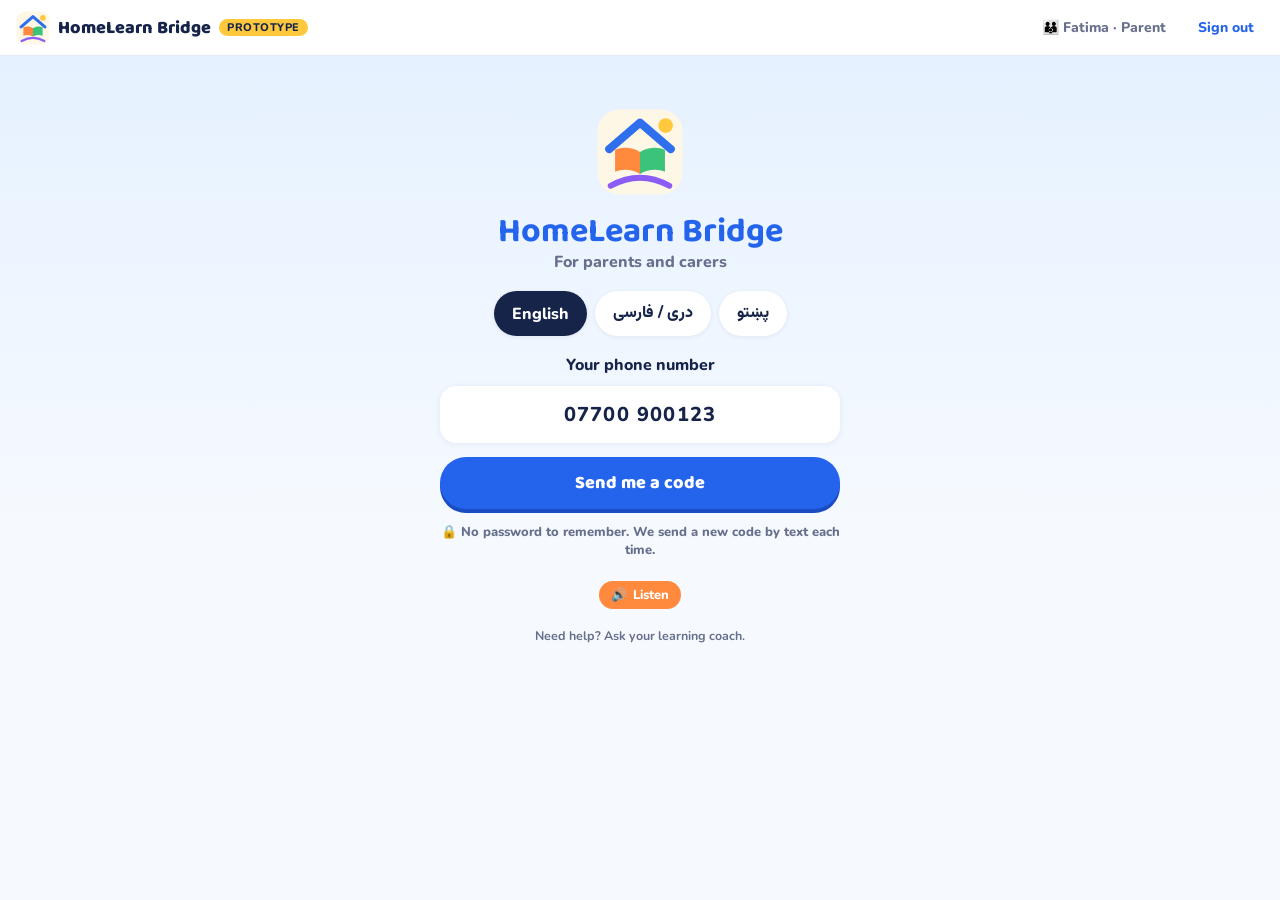
<file: prototype/platform/index.html>
<!doctype html>
<html lang="en">
<head>
<meta charset="utf-8">
<meta name="viewport" content="width=device-width, initial-scale=1, viewport-fit=cover">
<meta name="theme-color" content="#E4F0FF">
<title>HomeLearn Bridge — Parent &amp; Coach Dashboards</title>
<meta name="description" content="Clickable prototype of the HomeLearn Bridge parent and learning coach dashboards. Concept for discussion.">
<link rel="preconnect" href="https://fonts.googleapis.com">
<link rel="preconnect" href="https://fonts.gstatic.com" crossorigin>
<link href="https://fonts.googleapis.com/css2?family=Baloo+2:wght@600;700;800&family=Nunito:wght@600;700;800&family=Vazirmatn:wght@500;600;700;800&display=swap" rel="stylesheet">
<style>
:root{
  --blue:#2463EB;--blue-d:#1A4BC0;--blue-l:#E3EDFF;--green:#22A95B;--green-d:#178245;--green-l:#DFF5E7;
  --orange:#FF8A3D;--orange-l:#FFEBDC;--yellow:#FFC83D;--yellow-l:#FFF6D8;--purple:#7C4DEB;--purple-l:#EEE7FF;
  --pink:#F0508A;--pink-l:#FFE4EE;--teal:#14A3B8;--teal-l:#DDF5F8;--red:#E5484D;--red-l:#FDE8E8;
  --ink:#16244A;--muted:#66708C;--line:#E3EAF5;--card:#FFFFFF;--bg1:#E4F0FF;--bg2:#F6FAFF;
  --font:"Nunito","Vazirmatn",system-ui,-apple-system,"Segoe UI",sans-serif;
  --display:"Baloo 2","Vazirmatn",system-ui,sans-serif;
}
[dir=rtl]{--font:"Vazirmatn","Nunito",system-ui,sans-serif;--display:"Vazirmatn","Baloo 2",system-ui,sans-serif}
*{box-sizing:border-box;margin:0;padding:0;-webkit-tap-highlight-color:transparent}
html,body{height:100%}
body{font-family:var(--font);color:var(--ink);background:linear-gradient(180deg,var(--bg1),var(--bg2) 60%);display:flex;flex-direction:column;overflow:hidden}
button,input,select,textarea{font:inherit;color:inherit;border:none;background:none}
button{cursor:pointer}
h1,h2,h3{font-family:var(--display);line-height:1.15}
[hidden]{display:none!important}
.flip{display:inline-block}[dir=rtl] .flip{transform:scaleX(-1)}

/* ---------- part switcher (prototype chrome) ---------- */
.top{flex-shrink:0;display:flex;align-items:center;gap:12px;padding:10px 16px;background:#fff;border-bottom:1px solid var(--line);flex-wrap:wrap;direction:ltr}
.brand{display:flex;align-items:center;gap:8px;font-family:"Baloo 2",sans-serif;font-weight:800;font-size:18px;line-height:1}
.brand svg{width:34px;height:34px}
.brand small{font-family:"Nunito",sans-serif;font-size:11px;font-weight:800;background:var(--yellow);padding:3px 8px;border-radius:99px;letter-spacing:.05em}
.parts{display:flex;gap:4px;background:var(--bg1);padding:4px;border-radius:99px;margin-inline-start:auto}
.parts button{padding:8px 14px;border-radius:99px;font-weight:800;font-size:14px;color:var(--muted);white-space:nowrap}
.parts button.on{background:var(--blue);color:#fff}
.kidlink{font-weight:800;font-size:14px;color:var(--blue);text-decoration:none;padding:8px 10px}
.out{font-weight:800;font-size:14px;color:var(--blue);text-decoration:none;padding:8px 10px;margin-inline-start:auto}
.kidlink+.out{margin-inline-start:0}

/* ---------- shell ---------- */
.part{display:none;flex:1;min-height:0}
.part.on{display:flex}
.nav{flex-shrink:0;width:230px;background:#fff;border-inline-end:1px solid var(--line);padding:18px 12px;display:flex;flex-direction:column;gap:4px}
.nav .who{display:flex;align-items:center;gap:10px;padding:6px 10px 16px;font-weight:800}
.nav .who .av{width:40px;height:40px;font-size:20px}
.nav .who small{display:block;color:var(--muted);font-size:12px;font-weight:700}
.nav button{display:flex;align-items:center;gap:12px;padding:11px 12px;border-radius:14px;font-weight:800;color:var(--muted);text-align:start}
.nav button .i{font-size:20px;width:24px;text-align:center}
.nav button.on{background:var(--blue-l);color:var(--blue)}
.nav .badge{margin-inline-start:auto;background:var(--pink);color:#fff;font-size:11px;padding:1px 7px;border-radius:99px}
.main{flex:1;overflow-y:auto;min-width:0}
.wrap{max-width:1080px;margin:0 auto;padding:22px 24px 40px}
.screen{display:none;animation:in .25s}
.screen.on{display:block}
@keyframes in{from{opacity:0;transform:translateY(6px)}}

/* ---------- common bits ---------- */
.head{display:flex;align-items:center;gap:12px;margin-bottom:16px}
.head h2{font-size:28px}
.head p{color:var(--muted);font-weight:700}
.head .sp{flex:1}
.back{width:42px;height:42px;border-radius:50%;background:#fff;display:grid;place-items:center;font-size:20px;box-shadow:0 2px 8px rgba(22,36,74,.08);flex-shrink:0}
.card{background:var(--card);border-radius:20px;box-shadow:0 4px 16px rgba(22,36,74,.06);padding:16px}
.sec{font-family:var(--display);font-size:19px;font-weight:800;margin:22px 0 10px;display:flex;align-items:center;gap:8px}
.sec .more{margin-inline-start:auto;font-family:var(--font);font-size:14px;color:var(--blue)}
.grid{display:grid;gap:12px}
.grid>*{min-width:0}
.g2{grid-template-columns:repeat(2,1fr)}.g3{grid-template-columns:repeat(3,1fr)}.g4{grid-template-columns:repeat(4,1fr)}
.row{display:flex;align-items:center;gap:12px}
.av{width:48px;height:48px;border-radius:50%;display:grid;place-items:center;font-size:24px;flex-shrink:0}
.ic{width:46px;height:46px;border-radius:14px;display:grid;place-items:center;font-size:23px;flex-shrink:0}
.muted{color:var(--muted)}.small{font-size:13px}.b{font-weight:800}
.pill{display:inline-flex;align-items:center;gap:4px;padding:3px 10px;border-radius:99px;font-size:12.5px;font-weight:800;white-space:nowrap}
.p-green{background:var(--green-l);color:var(--green-d)}.p-orange{background:var(--orange-l);color:#B65A14}.p-red{background:var(--red-l);color:#B42318}.p-blue{background:var(--blue-l);color:var(--blue)}.p-purple{background:var(--purple-l);color:var(--purple)}.p-grey{background:#EEF1F7;color:var(--muted)}
.btn{display:inline-flex;align-items:center;justify-content:center;gap:8px;padding:12px 20px;border-radius:99px;font-family:var(--display);font-size:18px;font-weight:800;color:#fff;background:var(--blue);box-shadow:0 4px 0 var(--blue-d)}
.btn:active{transform:translateY(2px);box-shadow:0 2px 0 var(--blue-d)}
.btn.ghost{background:#fff;color:var(--blue);box-shadow:inset 0 0 0 2px var(--blue-l)}
.btn.sm{padding:7px 14px;font-size:15px;box-shadow:none}
.btn.wide{width:100%}
.listen{display:inline-flex;align-items:center;gap:6px;background:var(--orange);color:#fff;font-weight:800;font-size:13px;padding:5px 12px;border-radius:99px}
.bar{height:10px;background:var(--bg1);border-radius:10px;overflow:hidden}
.bar span{display:block;height:100%;border-radius:10px;background:var(--blue)}
.lrow{display:flex;align-items:center;gap:12px;padding:12px 4px;border-bottom:1px solid var(--line);width:100%;text-align:start}
.lrow:last-child{border-bottom:none}
.lrow .tx{flex:1;min-width:0}
.lrow b{display:block}
.lrow small{color:var(--muted);font-weight:700}
.chev{color:var(--muted);font-size:20px}
.stat b{display:block;font-family:var(--display);font-size:30px;line-height:1.1}
.stat small{color:var(--muted);font-weight:700;font-size:13px}
.chips{display:flex;gap:6px;flex-wrap:wrap;margin-bottom:12px}
.chips button{padding:6px 14px;border-radius:99px;background:#fff;font-weight:800;font-size:14px;color:var(--muted);box-shadow:0 1px 4px rgba(22,36,74,.06)}
.chips button.on{background:var(--ink);color:#fff}
.search{width:100%;background:#fff;border-radius:14px;padding:12px 16px;font-weight:700;box-shadow:0 1px 4px rgba(22,36,74,.06);margin-bottom:12px}
.note{font-size:12.5px;color:var(--muted);font-weight:700;text-align:center;margin-top:18px}
table{width:100%;border-collapse:collapse;font-size:14px}
th{text-align:start;font-size:12px;letter-spacing:.04em;text-transform:uppercase;color:var(--muted);padding:8px 10px;border-bottom:2px solid var(--line)}
td{padding:11px 10px;border-bottom:1px solid var(--line);font-weight:700}
tr:last-child td{border-bottom:none}
.tscroll{overflow-x:auto}

/* chat */
.thread{display:flex;flex-direction:column;gap:8px;padding:6px 0}
.msg{max-width:78%;padding:10px 14px;border-radius:18px;font-weight:700;line-height:1.4}
.msg.them{background:#fff;align-self:flex-start;border-end-start-radius:4px;box-shadow:0 1px 4px rgba(22,36,74,.06)}
.msg.me{background:var(--blue);color:#fff;align-self:flex-end;border-end-end-radius:4px}
.msg small{display:block;font-size:11px;opacity:.7;margin-top:2px}
.composer{display:flex;gap:8px;margin-top:10px}
.composer input{flex:1;background:#fff;border-radius:99px;padding:12px 16px;font-weight:700;box-shadow:0 1px 4px rgba(22,36,74,.06)}
.composer button{width:46px;height:46px;border-radius:50%;background:var(--blue);color:#fff;font-size:18px}

/* modal + toast */
.modal{position:fixed;inset:0;background:rgba(22,36,74,.45);display:none;align-items:center;justify-content:center;padding:16px;z-index:40}
.modal.on{display:flex}
.modal .box{background:#fff;border-radius:24px;padding:22px;width:min(520px,100%);max-height:88vh;overflow-y:auto;animation:in .2s}
.modal h3{font-size:24px;margin-bottom:6px}
.modal ul{padding-inline-start:20px;margin:12px 0;line-height:1.6;font-weight:700}
.modal label{display:flex;align-items:center;gap:10px;padding:10px 12px;border-radius:14px;background:var(--bg2);margin:6px 0;font-weight:800}
.modal input[type=checkbox],.modal input[type=radio]{width:20px;height:20px;accent-color:var(--blue)}
.modal textarea{width:100%;background:var(--bg2);border-radius:14px;padding:12px;font-weight:700;min-height:80px}
.toast{position:fixed;left:50%;bottom:90px;transform:translateX(-50%) translateY(20px);background:var(--ink);color:#fff;padding:11px 20px;border-radius:99px;font-weight:800;opacity:0;transition:.25s;pointer-events:none;z-index:50;max-width:90vw;text-align:center}
.toast.show{opacity:1;transform:translateX(-50%)}

/* ---------- parent ---------- */
.signin{max-width:440px;margin:0 auto;padding:30px 20px;text-align:center}
.signin .logo{width:88px;height:88px;margin:0 auto 10px}
.signin h1{font-size:34px;color:var(--blue)}
.langs{display:flex;gap:8px;justify-content:center;margin:18px 0}
.langs button{padding:10px 18px;border-radius:99px;background:#fff;font-weight:800;box-shadow:0 1px 4px rgba(22,36,74,.08)}
.langs button.on{background:var(--ink);color:#fff}
.field{width:100%;background:#fff;border-radius:16px;padding:15px 18px;font-weight:800;font-size:20px;text-align:center;letter-spacing:.06em;box-shadow:0 1px 6px rgba(22,36,74,.08);margin:10px 0 14px;direction:ltr}
.code{display:flex;gap:10px;justify-content:center;margin:14px 0;direction:ltr}
.code span{width:56px;height:64px;border-radius:16px;background:#fff;display:grid;place-items:center;font-family:"Baloo 2";font-size:32px;font-weight:800;box-shadow:0 1px 6px rgba(22,36,74,.08)}
.hello{background:linear-gradient(135deg,var(--blue),#4C83F2);color:#fff;border-radius:24px;padding:20px;display:flex;align-items:center;gap:14px}
.hello h2{font-size:26px}
.kidcard{display:block;width:100%;text-align:start;border:3px solid transparent}
.kidcard:hover{border-color:var(--blue-l)}
.kidcard .nums{display:flex;gap:14px;margin-top:12px;font-weight:800;font-size:14px;flex-wrap:wrap}
.subj{display:grid;grid-template-columns:repeat(5,1fr);gap:8px;text-align:center}
.subj .ic{margin:0 auto 6px}
.dots{display:flex;gap:3px;justify-content:center;margin-top:4px}
.dots i{width:8px;height:8px;border-radius:50%;background:var(--line)}
.dots i.f{background:var(--green)}
.guide{display:flex;flex-direction:column;align-items:flex-start;gap:8px;text-align:start;min-height:150px}
.guide .ic{width:54px;height:54px;font-size:28px}
.guide b{font-family:var(--display);font-size:18px;line-height:1.15}

/* ---------- coach & admin ---------- */
.flag{border-inline-start:5px solid var(--orange)}
.flag.red{border-inline-start-color:var(--red)}
.visit{display:flex;align-items:center;gap:12px}
.visit .time{font-family:var(--display);font-weight:800;font-size:20px;width:60px;text-align:center}
.check label{display:flex;align-items:center;gap:10px;font-weight:800;padding:8px 0}
.check input{width:20px;height:20px;accent-color:var(--green)}
.chart{display:flex;align-items:flex-end;gap:12px;height:170px;padding:8px 4px 0}
.chart div{flex:1;display:flex;flex-direction:column;align-items:center;gap:6px;height:100%;justify-content:flex-end;font-size:12.5px;font-weight:800;color:var(--muted);text-align:center}
.chart span{width:100%;max-width:56px;border-radius:10px 10px 4px 4px}
.hbar{display:grid;grid-template-columns:110px 1fr 40px;gap:10px;align-items:center;font-weight:800;font-size:14px;margin:8px 0}
.measure{display:flex;align-items:center;gap:12px;padding:10px 0;border-bottom:1px solid var(--line)}
.measure:last-child{border:none}
.measure .tx{flex:1}
.measure b.n{font-family:var(--display);font-size:22px;width:56px;text-align:end}
.example{display:inline-block;background:var(--yellow-l);color:#8A6200;font-weight:800;font-size:12px;padding:3px 10px;border-radius:99px;margin-inline-start:8px;vertical-align:middle}

/* ---------- mobile ---------- */
@media (max-width:900px){
  .part.on{flex-direction:column-reverse}
  .nav{width:100%;flex-direction:row;padding:6px 6px 10px;border-inline-end:none;border-top:1px solid var(--line);justify-content:space-around;gap:0}
  .nav .who{display:none}
  .nav button{flex-direction:column;gap:2px;font-size:11.5px;padding:6px 4px;flex:1}
  .nav .badge{position:absolute;margin:0;transform:translate(14px,-4px)}
  .nav button{position:relative}
  .g3,.g4{grid-template-columns:repeat(2,1fr)}
  .wrap{padding:16px 14px 30px}
  .head h2{font-size:24px}
  .brand span.t{display:none}
  .parts{margin-inline-start:0;flex:1;justify-content:space-between}
  .parts button{padding:7px 10px;font-size:13px}
  .kidlink{display:none}
  .kidlink+.out{margin-inline-start:auto}
}
@media (max-width:560px){
  .g2,#kidCards{grid-template-columns:1fr}
  .subj{grid-template-columns:repeat(5,1fr);gap:4px}
  .subj .ic{width:40px;height:40px;font-size:20px}
  .hbar{grid-template-columns:90px 1fr 34px}
}
@media (prefers-reduced-motion:reduce){*{animation:none!important;transition:none!important}}
</style>
</head>
<body>

<header class="top">
  <a class="brand" href="../" style="text-decoration:none;color:inherit"><svg viewBox="0 0 120 120" class="logo"></svg><span class="t">HomeLearn Bridge</span><small>PROTOTYPE</small></a>
  <span class="kidlink" style="margin-inline-start:auto;color:var(--muted)" id="whoTop"></span>
  <a class="out" href="../" id="signOutTop">Sign out</a>
</header>

<!-- ======================= PARENT ======================= -->
<section class="part on" id="part-parent">
  <nav class="nav" id="pnav" hidden>
    <div class="who"><span class="av" style="background:var(--pink-l)">👩🏻</span><div>Fatima<small data-t="parentOf"></small></div></div>
    <button data-pgo="home" class="on"><span class="i">🏠</span><span data-t="nHome"></span></button>
    <button data-pgo="guides"><span class="i">📘</span><span data-t="nGuides"></span></button>
    <button data-pgo="msgs"><span class="i">💬</span><span data-t="nMsgs"></span><span class="badge">1</span></button>
    <button data-pgo="help"><span class="i">🛟</span><span data-t="nHelp"></span></button>
  </nav>
  <div class="main"><div class="wrap">

    <!-- sign in -->
    <div class="screen on" id="ps-signin"><div class="signin">
      <svg viewBox="0 0 120 120" class="logo"></svg>
      <h1>HomeLearn Bridge</h1>
      <p class="muted b" data-t="forParents"></p>
      <div class="langs" id="plangs">
        <button data-lang="en" class="on">English</button><button data-lang="fa">دری / فارسی</button><button data-lang="ps">پښتو</button>
      </div>
      <div id="step1">
        <p class="b" data-t="phoneQ"></p>
        <input class="field" value="07700 900123" aria-label="Phone number" inputmode="tel">
        <button class="btn wide" id="sendCode"><span data-t="sendCode"></span></button>
        <p class="muted small b" style="margin-top:14px">🔒 <span data-t="noPassword"></span></p>
      </div>
      <div id="step2" hidden>
        <p class="b" data-t="codeQ"></p>
        <div class="code"><span>4</span><span>8</span><span>2</span><span>6</span></div>
        <button class="btn wide" id="signIn"><span data-t="signIn"></span></button>
        <p style="margin-top:14px"><button class="b" style="color:var(--blue)" id="resend" data-t="resend"></button></p>
      </div>
      <p style="margin-top:22px"><button class="listen" data-say="signinSay">🔊 <span data-t="listen"></span></button></p>
      <p class="note" data-t="needHelpLogin"></p>
    </div></div>

    <!-- home -->
    <div class="screen" id="ps-home">
      <div class="hello"><span class="av" style="background:#fff;width:58px;height:58px;font-size:30px">👩🏻</span><div style="flex:1"><h2 data-t="hello"></h2><p class="b" style="opacity:.9" data-t="helloSub"></p></div><button class="listen" style="background:rgba(255,255,255,.22)" data-say="homeSay">🔊</button></div>
      <div class="sec">👧🧒 <span data-t="myChildren"></span></div>
      <div class="grid g3" id="kidCards"></div>
      <div class="grid g2" style="margin-top:12px">
        <div class="card row"><span class="av" style="background:var(--teal-l)">👩🏽‍🏫</span><div style="flex:1"><b data-t="coachName"></b><div class="muted small b" data-t="nextVisit"></div></div><button class="btn sm" data-pgo="msgs" data-t="message"></button></div>
        <div class="card row"><span class="ic" style="background:var(--yellow-l)">📅</span><div style="flex:1"><b data-t="workshop"></b><div class="muted small b" data-t="workshopWhen"></div></div><button class="btn sm ghost" data-toast="booked" data-t="join"></button></div>
      </div>
    </div>

    <!-- child detail -->
    <div class="screen" id="ps-child">
      <div class="head"><button class="back" data-pgo="home"><span class="flip">‹</span></button><span class="av" id="cAv"></span><div class="sp"><h2 id="cName"></h2><p id="cYear"></p></div><button class="listen" data-say="childSay">🔊</button></div>
      <div class="card"><div class="row" style="justify-content:space-between;margin-bottom:12px"><b data-t="thisWeek"></b><span class="pill" id="cStatus"></span></div><div class="subj" id="cSubj"></div></div>
      <div class="grid g2" style="margin-top:12px">
        <div class="card"><b>✅ <span data-t="learned"></span></b><ul style="padding-inline-start:20px;margin-top:8px;line-height:1.7;font-weight:700" id="cLearned"></ul></div>
        <div class="card"><b>📝 <span data-t="homework"></span></b><p class="b" style="margin-top:8px" data-t="hwName"></p><div class="bar" style="margin:8px 0"><span style="width:50%;background:var(--green)"></span></div><p class="muted small b" data-t="hwSteps"></p></div>
      </div>
      <div class="sec">💡 <span data-t="helpHome"></span></div>
      <div class="grid g2" id="cTips"></div>
      <div class="card row" style="margin-top:12px;background:var(--yellow-l)"><span style="font-size:30px">🎒</span><p class="b small" data-t="moves"></p></div>
    </div>

    <!-- guides -->
    <div class="screen" id="ps-guides">
      <div class="head"><div class="sp"><h2 data-t="nGuides"></h2><p data-t="guidesSub"></p></div></div>
      <div class="grid g3" id="guideCards"></div>
      <div class="sec">📅 <span data-t="events"></span></div>
      <div class="card" id="events"></div>
    </div>

    <!-- messages -->
    <div class="screen" id="ps-msgs">
      <div class="head"><div class="sp"><h2 data-t="nMsgs"></h2></div></div>
      <div class="chips"><button class="on" data-thread="coach" data-t="withCoach"></button><button data-thread="kid" data-t="kidMsgs"></button></div>
      <div class="card"><div class="thread" id="pThread"></div>
        <div class="composer" id="pComposer"><input id="pInp"><button id="pSend"><span class="flip">➤</span></button></div>
        <p class="muted small b" id="viewOnly" hidden>👀 <span data-t="viewOnly"></span></p>
      </div>
    </div>

    <!-- help -->
    <div class="screen" id="ps-help">
      <div class="head"><div class="sp"><h2 data-t="nHelp"></h2></div></div>
      <div class="card">
        <button class="lrow" data-modal="kit"><span class="ic" style="background:var(--blue-l)">💻</span><span class="tx"><b data-t="kitT"></b><small data-t="kitS"></small></span><span class="chev flip">›</span></button>
        <button class="lrow" data-toast="places"><span class="ic" style="background:var(--green-l)">📍</span><span class="tx"><b data-t="placesT"></b><small data-t="placesS"></small></span><span class="chev flip">›</span></button>
        <button class="lrow" data-modal="login"><span class="ic" style="background:var(--purple-l)">🔑</span><span class="tx"><b data-t="loginT"></b><small data-t="loginS"></small></span><span class="chev flip">›</span></button>
        <button class="lrow" data-modal="worried"><span class="ic" style="background:var(--red-l)">🛡️</span><span class="tx"><b data-t="worriedT"></b><small data-t="worriedS"></small></span><span class="chev flip">›</span></button>
      </div>
      <div class="sec">🌐 <span data-t="language"></span></div>
      <div class="langs" style="justify-content:flex-start;margin:0" id="plangs2">
        <button data-lang="en">English</button><button data-lang="fa">دری / فارسی</button><button data-lang="ps">پښتو</button>
      </div>
      <p style="margin-top:22px"><button class="btn ghost" id="signOut" data-t="signOut"></button></p>
    </div>

  </div></div>
</section>

<!-- ======================= COACH ======================= -->
<section class="part" id="part-coach">
  <nav class="nav">
    <div class="who"><span class="av" style="background:var(--teal-l)">👩🏽‍🏫</span><div>Sara Ahmadi<small>Learning coach</small></div></div>
    <button data-cgo="today" class="on"><span class="i">📋</span><span>Today</span></button>
    <button data-cgo="families"><span class="i">👪</span><span>Families</span></button>
    <button data-cgo="msgs"><span class="i">💬</span><span>Messages</span><span class="badge">2</span></button>
    <button data-cgo="kits"><span class="i">📦</span><span>Kits</span></button>
  </nav>
  <div class="main"><div class="wrap">

    <div class="screen on" id="cs-today">
      <div class="head"><div class="sp"><h2>Good morning, Sara 👋</h2><p>Saturday · 3 visits and 1 hub session today</p></div></div>
      <div class="grid g4">
        <div class="card stat"><b style="color:var(--blue)">12</b><small>My families</small></div>
        <div class="card stat"><b style="color:var(--green)">27</b><small>Children</small></div>
        <div class="card stat"><b style="color:var(--purple)">19</b><small>Active this week</small></div>
        <div class="card stat"><b style="color:var(--orange)">4</b><small>Need attention</small></div>
      </div>
      <div class="grid g2" style="margin-top:4px">
        <div>
          <div class="sec">⚠️ Needs attention</div>
          <div class="card flag" style="margin-bottom:10px"><div class="row"><span class="av" style="background:var(--blue-l)">🚀</span><div style="flex:1"><b>Yusuf (Year 6)</b><div class="muted small b">Not active for 6 days</div></div><button class="btn sm" data-cgo="msgs">Message</button></div></div>
          <div class="card flag" style="margin-bottom:10px"><div class="row"><span class="av" style="background:var(--orange-l)">🏠</span><div style="flex:1"><b>Family F-07</b><div class="muted small b">Moved to Hillingdon · needs a new school place</div></div><button class="btn sm ghost" data-family="1">Open</button></div></div>
          <div class="card flag" style="margin-bottom:10px"><div class="row"><span class="av" style="background:var(--yellow-l)">💻</span><div style="flex:1"><b>Family F-12</b><div class="muted small b">No device · kit requested</div></div><button class="btn sm ghost" data-cgo="kits">Kits</button></div></div>
          <div class="card flag red"><div class="row"><span class="av" style="background:var(--red-l)">💛</span><div style="flex:1"><b>Child in family F-03</b><div class="muted small b">Chose “worried” 3 times this week</div></div><button class="btn sm" style="background:var(--red);box-shadow:none" data-modal="safeguard">Follow up</button></div></div>
        </div>
        <div>
          <div class="sec">🗓️ Today's visits</div>
          <div class="card">
            <div class="lrow visit"><span class="time">10:00</span><span class="tx"><b>Family F-01 · Ahmed, Maryam, Yusuf</b><small>Home visit · Hounslow · Dari</small></span><button class="btn sm" data-modal="visit">Start</button></div>
            <div class="lrow visit"><span class="time">12:30</span><span class="tx"><b>Family F-09 · 2 children</b><small>Home visit · Ealing · Farsi</small></span><button class="btn sm ghost" data-modal="visit">Start</button></div>
            <div class="lrow visit"><span class="time">15:00</span><span class="tx"><b>Study hub session</b><small>Hounslow library · 8 children booked</small></span><button class="btn sm ghost" data-toast="attend">Register</button></div>
          </div>
        </div>
      </div>
    </div>

    <div class="screen" id="cs-families">
      <div class="head"><div class="sp"><h2>Families</h2><p>12 families · 27 children</p></div></div>
      <input class="search" placeholder="🔍 Search by family or child">
      <div class="chips" id="famChips"><button class="on" data-ff="all">All</button><button data-ff="att">Needs attention</button><button data-ff="moved">Moved recently</button><button data-ff="nodev">No device</button></div>
      <div class="card" id="famList"></div>
    </div>

    <div class="screen" id="cs-family">
      <div class="head"><button class="back" data-cgo="families"><span class="flip">‹</span></button><div class="sp"><h2 id="fName"></h2><p id="fMeta"></p></div></div>
      <div class="grid g2">
        <div>
          <div class="card" id="fKids"></div>
          <div class="row" style="gap:8px;margin-top:12px;flex-wrap:wrap"><button class="btn" data-modal="assign">📚 Set catch-up activities</button><button class="btn ghost" data-modal="note">📝 Add note</button></div>
        </div>
        <div>
          <div class="card"><b>Family details</b>
            <div class="lrow"><span class="tx"><small>Language</small><b id="fLang"></b></span></div>
            <div class="lrow"><span class="tx"><small>Housing</small><b id="fHouse"></b></span></div>
            <div class="lrow"><span class="tx"><small>HomeLearn Kit</small><b id="fKit"></b></span></div>
            <div class="lrow"><span class="tx"><small>Preferred contact</small><b>WhatsApp · weekends</b></span></div>
          </div>
          <div class="sec">📝 Session notes</div>
          <div class="card" id="fNotes"></div>
        </div>
      </div>
    </div>

    <div class="screen" id="cs-msgs">
      <div class="head"><div class="sp"><h2>Messages</h2><p>Parents can see every message their child sends and receives.</p></div></div>
      <div class="grid g2">
        <div class="card">
          <button class="lrow" data-cthread="0"><span class="av" style="background:var(--pink-l)">👩🏻</span><span class="tx"><b>Fatima (F-01, parent)</b><small>Thank you! See you Saturday.</small></span><span class="pill p-blue">New</span></button>
          <button class="lrow" data-cthread="1"><span class="av" style="background:var(--blue-l)">🚀</span><span class="tx"><b>Yusuf (F-01, child)</b><small>I finished my homework ✅</small></span><span class="pill p-blue">New</span></button>
          <button class="lrow" data-cthread="2"><span class="av" style="background:var(--green-l)">👨🏽</span><span class="tx"><b>Parent, F-09</b><small>Can you help with the school letter?</small></span></button>
        </div>
        <div class="card"><b id="ctName"></b><div class="thread" id="cThread"></div><div class="composer"><input id="cInp" placeholder="Type a message…"><button id="cSend">➤</button></div></div>
      </div>
    </div>

    <div class="screen" id="cs-kits">
      <div class="head"><div class="sp"><h2>HomeLearn Kits</h2><p>Devices and learning materials for families</p></div><button class="btn" data-modal="kitReq">＋ Request kit</button></div>
      <div class="card tscroll"><table>
        <tr><th>Family</th><th>Items</th><th>Status</th><th></th></tr>
        <tr><td>F-12</td><td>Tablet, headphones, stationery</td><td><span class="pill p-orange">Requested</span></td><td class="muted small">2 days ago</td></tr>
        <tr><td>F-07</td><td>Books (Year 2–4)</td><td><span class="pill p-blue">Approved</span></td><td class="muted small">Delivery Tue</td></tr>
        <tr><td>F-01</td><td>2 tablets, 3 headphones</td><td><span class="pill p-green">Delivered</span></td><td class="muted small">Working ✓</td></tr>
        <tr><td>F-05</td><td>Tablet charger</td><td><span class="pill p-red">Problem reported</span></td><td><button class="btn sm ghost" data-toast="fixed">Mark fixed</button></td></tr>
      </table></div>
    </div>

  </div></div>
</section>


<!-- ======================= MODALS ======================= -->
<div class="modal" id="modal"><div class="box" id="modalBox"></div></div>
<div class="toast" id="toast"></div>

<script>
const $=s=>document.querySelector(s),$$=s=>[...document.querySelectorAll(s)];
const LOGO=`<rect x="2" y="2" width="116" height="116" rx="30" fill="#FFF7E6"/><circle cx="95" cy="24" r="10" fill="#FFC83D"/><path d="M18 56 L60 20 L102 56" fill="none" stroke="#2F6FED" stroke-width="11" stroke-linecap="round" stroke-linejoin="round"/><path d="M60 60 C49 53 35 53 26 57 L26 87 C35 83 49 83 60 90 Z" fill="#FF8A3D"/><path d="M60 60 C71 53 85 53 94 57 L94 87 C85 83 71 83 60 90 Z" fill="#3CC37A"/><path d="M20 106 Q60 84 100 106" fill="none" stroke="#8B5CF6" stroke-width="8" stroke-linecap="round"/>`;
$$('svg.logo').forEach(s=>s.innerHTML=LOGO);
let tt;function toast(m){const e=$('#toast');e.textContent=m;e.classList.add('show');clearTimeout(tt);tt=setTimeout(()=>e.classList.remove('show'),2600)}
function modal(html){$('#modalBox').innerHTML=html+`<div style="display:flex;gap:8px;justify-content:flex-end;margin-top:16px" class="mfoot"></div>`;$('#modal').classList.add('on')}
function closeModal(){$('#modal').classList.remove('on')}

/* =================================================================
   PARENT — English, Dari/Farsi and Pashto.
   Dari and Pashto are first drafts: check with a native speaker.
   ================================================================= */
const T={
en:{forParents:"For parents and carers",phoneQ:"Your phone number",sendCode:"Send me a code",noPassword:"No password to remember. We send a new code by text each time.",codeQ:"Type the 4-number code we sent you",signIn:"Sign in",resend:"Send a new code",listen:"Listen",needHelpLogin:"Need help? Ask your learning coach.",
 signinSay:"Welcome to HomeLearn Bridge. Type your phone number and we will send you a code.",
 parentOf:"Parent",nHome:"Home",nGuides:"Guides",nMsgs:"Messages",nHelp:"Help",
 hello:"Salaam, Fatima!",helloSub:"Here is how your children are learning this week.",homeSay:"Here is how your children are learning this week. Tap a child to see more.",
 myChildren:"My children",stars:"stars",acts:"activities",good:"Doing well",help:"Needs a little help",
 lastToday:"Learned today",lastYest:"Learned yesterday",last6:"Not learned for 6 days",
 coachName:"Sara · Learning coach",nextVisit:"Next visit: Saturday 10:00",message:"Message",workshop:"Family workshop",workshopWhen:"Saturday 11:00 · Hounslow library",join:"Join",booked:"✅ You're booked. We'll send a reminder.",
 year:"Year",thisWeek:"This week",learned:"What they learned",homework:"Homework",hwName:"Science: plant diary · due Friday",hwSteps:"2 of 4 steps done",helpHome:"How you can help at home",
 childSay:"This week your child practised English, maths and stories. Here are simple ways you can help at home.",
 subj:["English","Maths","Science","Stories","Videos"],
 learnedL:["Letter sounds a to m","Counting to 20","Parts of a plant"],
 tips:[["🗣️","Talk in your language","Ask about their day in Dari. Strong home language helps English too."],["⏰","Short and often","10 minutes a day is better than one long session."]],
 moves:"If you move home or change school, all progress is saved. Learning moves with your child.",
 guidesSub:"Simple guides with audio, in your language",
 guides:[["🏫","How UK schools work","Ages, school years and terms",["Children start school at age 4 or 5 in Reception.","Primary school is Year 1 to Year 6. Secondary school is Year 7 to Year 11.","The school year has 3 terms, with short holidays called half-term."]],
  ["📖","School words explained","Reception, half-term, parents' evening…",["Reception: the first year of school, age 4–5.","Half-term: a one-week holiday in the middle of each term.","Parents' evening: a short meeting with your child's teacher."]],
  ["📝","Helping with homework","Even if you don't speak English",["Ask your child to explain the task to you in your language.","Use the 🔊 button in the children's app to hear instructions.","If you are not sure, message your learning coach."]],
  ["🏠","School place after moving","What to do and who to ask",["Apply to your new local council for a school place.","Your learning coach can help you fill in the form.","While you wait, your child can keep learning on HomeLearn Bridge."]],
  ["🧑‍🎓","Classes for parents","English classes and workshops",["Free English classes for adults run in many local libraries.","Family workshops show you how to support learning at home.","See the dates below."]],
  ["🤝","Housing & other services","Where to get help",["Your local council housing team can help with housing problems.","Citizens Advice gives free advice on many problems.","Ask your coach if you are not sure where to go."]]],
 events:"Coming up",ev:[["Family workshop","Sat 11:00 · Hounslow library"],["English for parents","Tue 13:00 · Online"],["Q&A in Dari: school places","Thu 18:00 · Online"]],
 withCoach:"Coach Sara",kidMsgs:"Ahmed's messages",viewOnly:"You can read all your child's messages.",typeMsg:"Type a message…",
 cMsgs:[["them","Hello Fatima! Ahmed did very well in maths this week ⭐"],["me","Thank you! He enjoys the counting games."],["them","See you on Saturday at 10:00 😊"]],
 kMsgs:[["them","Hi Ahmed! Well done on your maths today ⭐"],["me","Thank you Ms Sara!"]],
 reply:"Thank you, I will reply soon.",
 kitT:"Request a HomeLearn Kit",kitS:"Tablet, headphones, books or stationery",placesT:"Quiet places to study",placesS:"Libraries and study hubs near you",places:"A map of quiet study places near you would open here.",
 loginT:"Problems signing in",loginS:"Get a new code or ask for help",worriedT:"Worried about a child?",worriedS:"Who to contact",
 language:"Language",signOut:"Sign out",
 kitQ:"What does your family need?",kitItems:["Tablet","Headphones","Books","Stationery"],send:"Send request",cancel:"Close",kitSent:"✅ Request sent to your learning coach.",
 loginHelp:["You don't need a password. Tap “Send me a code” and type the code from the text message.","Changed your phone number? Ask your learning coach to update it.","Still stuck? Your coach can sign you in at the next visit."],
 worriedHelp:["If a child is in danger now, call 999.","Talk to your learning coach or your child's school.","NSPCC helpline: 0808 800 5000 (free).","Children can call Childline: 0800 1111 (free)."]},
fa:{forParents:"برای والدین و سرپرستان",phoneQ:"شمارهٔ تلفن شما",sendCode:"برایم کد بفرستید",noPassword:"لازم نیست رمز را به یاد داشته باشید. هر بار یک کد تازه با پیامک می‌فرستیم.",codeQ:"کد ۴ رقمی را که فرستادیم بنویسید",signIn:"ورود",resend:"کد تازه بفرست",listen:"گوش کنید",needHelpLogin:"کمک لازم دارید؟ از مربی یادگیری بپرسید.",
 signinSay:"به HomeLearn Bridge خوش آمدید. شمارهٔ تلفن خود را بنویسید تا برایتان کد بفرستیم.",
 parentOf:"والد",nHome:"خانه",nGuides:"رهنماها",nMsgs:"پیام‌ها",nHelp:"کمک",
 hello:"سلام فاطمه!",helloSub:"یادگیری فرزندانتان در این هفته.",homeSay:"یادگیری فرزندانتان در این هفته. برای دیدن بیشتر، روی یک فرزند بزنید.",
 myChildren:"فرزندان من",stars:"ستاره",acts:"فعالیت",good:"خوب پیش می‌رود",help:"کمی کمک لازم دارد",
 lastToday:"امروز درس خوانده",lastYest:"دیروز درس خوانده",last6:"۶ روز است درس نخوانده",
 coachName:"سارا · مربی یادگیری",nextVisit:"دیدار بعدی: شنبه ساعت ۱۰",message:"پیام",workshop:"کارگاه خانوادگی",workshopWhen:"شنبه ساعت ۱۱ · کتابخانهٔ هانسلو",join:"شرکت",booked:"✅ نام شما ثبت شد. به شما یادآوری می‌کنیم.",
 year:"صنف",thisWeek:"این هفته",learned:"چه یاد گرفت",homework:"کارخانگی",hwName:"ساینس: دفترچهٔ نبات · تا جمعه",hwSteps:"۲ از ۴ مرحله انجام شده",helpHome:"چگونه در خانه کمک کنید",
 childSay:"این هفته فرزند شما انگلیسی، ریاضی و قصه تمرین کرد. این‌ها راه‌های ساده برای کمک در خانه هستند.",
 subj:["انگلیسی","ریاضی","ساینس","قصه‌ها","ویدیوها"],
 learnedL:["صداهای حروف a تا m","شمردن تا ۲۰","بخش‌های نبات"],
 tips:[["🗣️","به زبان خودتان صحبت کنید","از روزش به دری بپرسید. زبان مادری قوی به انگلیسی هم کمک می‌کند."],["⏰","کوتاه و هر روز","روزی ۱۰ دقیقه بهتر از یک بار طولانی است."]],
 moves:"اگر خانه یا مکتب را عوض کنید، همهٔ پیشرفت ذخیره می‌ماند. یادگیری همراه فرزندتان است.",
 guidesSub:"رهنماهای ساده با صدا، به زبان شما",
 guides:[["🏫","مکتب‌های بریتانیا چطور کار می‌کنند","سن، صنف‌ها و ترم‌ها",["کودکان در ۴ یا ۵ سالگی در صنف Reception شروع می‌کنند.","مکتب ابتدایی از صنف ۱ تا ۶ است. متوسطه از صنف ۷ تا ۱۱.","سال تعلیمی ۳ ترم دارد و رخصتی‌های کوتاه به نام half-term."]],
  ["📖","کلمات مکتب به زبان ساده","Reception، half-term، parents' evening…",["Reception: سال اول مکتب، سن ۴ تا ۵.","Half-term: یک هفته رخصتی در وسط هر ترم.","Parents' evening: یک دیدار کوتاه با معلم فرزندتان."]],
  ["📝","کمک در کارخانگی","حتی اگر انگلیسی نمی‌دانید",["از فرزندتان بخواهید کار را به زبان خودتان توضیح دهد.","در اپ کودکان دکمهٔ 🔊 را بزنید تا دستور را بشنوید.","اگر مطمئن نیستید، به مربی یادگیری پیام بدهید."]],
  ["🏠","جای مکتب بعد از کوچ","چه کنید و از چه کسی بپرسید",["از شاروالی (council) محل تازه درخواست جای مکتب کنید.","مربی یادگیری می‌تواند در پر کردن فورم کمک کند.","تا آن زمان، فرزندتان می‌تواند در HomeLearn Bridge درس بخواند."]],
  ["🧑‍🎓","کلاس‌ها برای والدین","کلاس انگلیسی و کارگاه‌ها",["کلاس‌های رایگان انگلیسی برای بزرگسالان در بسیاری از کتابخانه‌ها برگزار می‌شود.","کارگاه‌های خانوادگی یاد می‌دهند چطور در خانه کمک کنید.","تاریخ‌ها را در پایین ببینید."]],
  ["🤝","مسکن و خدمات دیگر","کجا کمک بگیرید",["بخش مسکن شاروالی در مشکلات مسکن کمک می‌کند.","Citizens Advice مشورهٔ رایگان می‌دهد.","اگر مطمئن نیستید، از مربی بپرسید."]]],
 events:"برنامه‌های پیش رو",ev:[["کارگاه خانوادگی","شنبه ۱۱:۰۰ · کتابخانهٔ هانسلو"],["انگلیسی برای والدین","سه‌شنبه ۱۳:۰۰ · آنلاین"],["پرسش و پاسخ به دری: جای مکتب","پنجشنبه ۱۸:۰۰ · آنلاین"]],
 withCoach:"مربی سارا",kidMsgs:"پیام‌های احمد",viewOnly:"شما همهٔ پیام‌های فرزندتان را می‌توانید بخوانید.",typeMsg:"پیام بنویسید…",
 cMsgs:[["them","سلام فاطمه جان! احمد این هفته در ریاضی خیلی خوب بود ⭐"],["me","تشکر! او بازی‌های شمارش را دوست دارد."],["them","شنبه ساعت ۱۰ می‌بینمتان 😊"]],
 kMsgs:[["them","سلام احمد! ریاضی امروزت عالی بود ⭐"],["me","تشکر خانم سارا!"]],
 reply:"تشکر، زود جواب می‌دهم.",
 kitT:"درخواست بستهٔ HomeLearn",kitS:"تبلت، هدفون، کتاب یا قرطاسیه",placesT:"جاهای آرام برای درس",placesS:"کتابخانه‌ها و مراکز درسی نزدیک شما",places:"اینجا نقشهٔ جاهای آرام درس نزدیک شما باز می‌شود.",
 loginT:"مشکل در ورود",loginS:"کد تازه بگیرید یا کمک بخواهید",worriedT:"نگران یک کودک هستید؟",worriedS:"با چه کسی تماس بگیرید",
 language:"زبان",signOut:"خروج",
 kitQ:"خانوادهٔ شما به چه نیاز دارد؟",kitItems:["تبلت","هدفون","کتاب","قرطاسیه"],send:"فرستادن درخواست",cancel:"بستن",kitSent:"✅ درخواست به مربی یادگیری فرستاده شد.",
 loginHelp:["به رمز نیاز ندارید. «برایم کد بفرستید» را بزنید و کد پیامک را بنویسید.","شمارهٔ تلفن را عوض کرده‌اید؟ از مربی بخواهید آن را تازه کند.","باز هم مشکل دارید؟ مربی در دیدار بعدی کمک می‌کند."],
 worriedHelp:["اگر کودکی همین حالا در خطر است، به ۹۹۹ زنگ بزنید.","با مربی یادگیری یا مکتب فرزندتان صحبت کنید.","خط کمک NSPCC: ‎0808 800 5000 (رایگان).","کودکان می‌توانند به Childline زنگ بزنند: ‎0800 1111 (رایگان)."]},
ps:{forParents:"د مور او پلار او پالونکو لپاره",phoneQ:"ستاسو د تلیفون شمېره",sendCode:"ما ته کوډ راولېږئ",noPassword:"پټنوم په یاد ساتلو ته اړتیا نشته. هر ځل یو نوی کوډ په پیغام کې درلېږو.",codeQ:"هغه ۴ عددي کوډ ولیکئ چې مو درولېږه",signIn:"ننوتل",resend:"نوی کوډ راولېږه",listen:"واورئ",needHelpLogin:"مرستې ته اړتیا لرئ؟ له خپل روزونکي وپوښتئ.",
 signinSay:"HomeLearn Bridge ته ښه راغلاست. خپل د تلیفون شمېره ولیکئ او موږ به تاسو ته کوډ درولېږو.",
 parentOf:"مور/پلار",nHome:"کور",nGuides:"لارښوونې",nMsgs:"پیغامونه",nHelp:"مرسته",
 hello:"سلام فاطمې!",helloSub:"دا اونۍ ستاسو ماشومان څنګه زده کړه کوي.",homeSay:"دا اونۍ ستاسو ماشومان څنګه زده کړه کوي. د نورو لیدلو لپاره پر یو ماشوم کېکاږئ.",
 myChildren:"زما ماشومان",stars:"ستوري",acts:"فعالیتونه",good:"ښه روان دی",help:"لږې مرستې ته اړتیا لري",
 lastToday:"نن یې زده کړه کړې",lastYest:"پرون یې زده کړه کړې",last6:"۶ ورځې یې زده کړه نه ده کړې",
 coachName:"سارا · د زده کړې روزونکې",nextVisit:"راتلونکې لیدنه: شنبه ۱۰:۰۰",message:"پیغام",workshop:"کورنۍ ورکشاپ",workshopWhen:"شنبه ۱۱:۰۰ · د هانسلو کتابتون",join:"ګډون",booked:"✅ نوم مو ثبت شو. یادونه به درته ولېږو.",
 year:"ټولګی",thisWeek:"دا اونۍ",learned:"څه یې زده کړل",homework:"کورنی کار",hwName:"ساینس: د بوټي ورځپاڼه · تر جمعې",hwSteps:"له ۴ ګامونو ۲ بشپړ شوي",helpHome:"په کور کې څنګه مرسته وکړئ",
 childSay:"دا اونۍ ستاسو ماشوم انګلیسي، ریاضي او کیسې تمرین کړې. دلته په کور کې د مرستې اسانه لارې دي.",
 subj:["انګلیسي","ریاضي","ساینس","کیسې","ویډیوګانې"],
 learnedL:["د a تر m پورې د تورو غږونه","تر ۲۰ پورې شمېرل","د بوټي برخې"],
 tips:[["🗣️","په خپله ژبه خبرې وکړئ","د ورځې په اړه یې په پښتو کې وپوښتئ. قوي مورنۍ ژبه له انګلیسي سره هم مرسته کوي."],["⏰","لنډ او هره ورځ","هره ورځ ۱۰ دقیقې له یوې اوږدې غونډې ښه دي."]],
 moves:"که کور یا ښوونځی بدل کړئ، ټول پرمختګ خوندي پاتې کېږي. زده کړه له ماشوم سره ځي.",
 guidesSub:"ساده لارښوونې له غږ سره، ستاسو په ژبه",
 guides:[["🏫","د بریتانیا ښوونځي څنګه کار کوي","عمر، ټولګي او ترمونه",["ماشومان په ۴ یا ۵ کلنۍ کې په Reception کې پیل کوي.","لومړنی ښوونځی له ۱ تر ۶ ټولګي دی. منځنی له ۷ تر ۱۱.","تعلیمي کال ۳ ترمونه لري او لنډې رخصتۍ چې half-term بلل کېږي."]],
  ["📖","د ښوونځي کلمې په ساده ژبه","Reception، half-term، parents' evening…",["Reception: د ښوونځي لومړی کال، ۴–۵ کلن.","Half-term: د هر ترم په منځ کې یوه اونۍ رخصتي.","Parents' evening: د ماشوم له ښوونکي سره لنډه کتنه."]],
  ["📝","په کورني کار کې مرسته","که انګلیسي نه پوهېږئ هم",["له ماشوم وغواړئ چې دنده په خپله ژبه درته تشریح کړي.","د ماشومانو په اپ کې 🔊 کېکاږئ چې لارښوونه واورئ.","که ډاډه نه یاست، خپل روزونکي ته پیغام ولېږئ."]],
  ["🏠","له کډې وروسته د ښوونځي ځای","څه وکړئ او له چا وپوښتئ",["د نوې سیمې ښاروالۍ (council) ته د ښوونځي ځای لپاره غوښتنه وکړئ.","روزونکی کولی شي د فورمې په ډکولو کې مرسته وکړي.","تر هغه وخته ماشوم کولی شي په HomeLearn Bridge کې زده کړه وکړي."]],
  ["🧑‍🎓","د مور او پلار لپاره ټولګي","د انګلیسي ټولګي او ورکشاپونه",["د لویانو لپاره وړیا انګلیسي ټولګي په ډېرو کتابتونونو کې کېږي.","کورنۍ ورکشاپونه ښيي چې په کور کې څنګه مرسته وکړئ.","نېټې لاندې وګورئ."]],
  ["🤝","استوګنځی او نور خدمات","له کومه مرسته واخلئ",["د ښاروالۍ د استوګنې څانګه د کور په ستونزو کې مرسته کوي.","Citizens Advice وړیا مشوره ورکوي.","که ډاډه نه یاست، له روزونکي وپوښتئ."]]],
 events:"راتلونکي پروګرامونه",ev:[["کورنۍ ورکشاپ","شنبه ۱۱:۰۰ · د هانسلو کتابتون"],["انګلیسي د مور او پلار لپاره","درېشنبه ۱۳:۰۰ · آنلاین"],["پوښتنې او ځوابونه: د ښوونځي ځای","پنجشنبه ۱۸:۰۰ · آنلاین"]],
 withCoach:"روزونکې سارا",kidMsgs:"د احمد پیغامونه",viewOnly:"تاسو د خپل ماشوم ټول پیغامونه لوستلی شئ.",typeMsg:"پیغام ولیکئ…",
 cMsgs:[["them","سلام فاطمې! احمد دا اونۍ په ریاضي کې ډېر ښه و ⭐"],["me","مننه! هغه د شمېرلو لوبې خوښوي."],["them","د شنبې په ۱۰ بجو به سره ووینو 😊"]],
 kMsgs:[["them","سلام احمده! نن دې ریاضي ډېره ښه وه ⭐"],["me","مننه مېرمن سارا!"]],
 reply:"مننه، ژر به ځواب درکړم.",
 kitT:"د HomeLearn کڅوړې غوښتنه",kitS:"ټابلیټ، هېډفون، کتابونه یا قرطاسیه",placesT:"د زده کړې ارام ځایونه",placesS:"تاسو ته نږدې کتابتونونه او مرکزونه",places:"دلته به تاسو ته نږدې د زده کړې د ارامو ځایونو نقشه پرانیستل شي.",
 loginT:"د ننوتلو ستونزې",loginS:"نوی کوډ واخلئ یا مرسته وغواړئ",worriedT:"د یو ماشوم په اړه اندېښمن یاست؟",worriedS:"له چا سره اړیکه ونیسئ",
 language:"ژبه",signOut:"وتل",
 kitQ:"ستاسو کورنۍ څه ته اړتیا لري؟",kitItems:["ټابلیټ","هېډفون","کتابونه","قرطاسیه"],send:"غوښتنه ولېږئ",cancel:"بندول",kitSent:"✅ غوښتنه روزونکي ته ولېږل شوه.",
 loginHelp:["پټنوم ته اړتیا نشته. «ما ته کوډ راولېږئ» کېکاږئ او د پیغام کوډ ولیکئ.","د تلیفون شمېره مو بدله کړې؟ له روزونکي وغواړئ چې تازه یې کړي.","بیا هم ستونزه لرئ؟ روزونکی به په راتلونکې لیدنه کې مرسته وکړي."],
 worriedHelp:["که یو ماشوم همدا اوس په خطر کې وي، ۹۹۹ ته زنګ ووهئ.","له خپل روزونکي یا د ماشوم له ښوونځي سره خبرې وکړئ.","د NSPCC د مرستې کرښه: ‎0808 800 5000 (وړیا).","ماشومان Childline ته زنګ وهلی شي: ‎0800 1111 (وړیا)."]}
};
let lang='en';const t=k=>T[lang][k]??T.en[k];
const KIDS=[{name:"Ahmed",face:"🦁",bg:"#FFE9C7",yr:3,stars:12,acts:5,last:"lastToday",ok:true,subj:[4,3,1,2,2]},
            {name:"Maryam",face:"🦋",bg:"#DFF5E7",yr:1,stars:7,acts:3,last:"lastYest",ok:true,subj:[3,2,0,3,1]},
            {name:"Yusuf",face:"🚀",bg:"#E3EDFF",yr:6,stars:2,acts:2,last:"last6",ok:false,subj:[1,0,0,0,1]}];
const SUBJ_IC=[["🔤","var(--blue-l)"],["🔢","var(--green-l)"],["🔬","var(--teal-l)"],["📚","var(--purple-l)"],["🎬","var(--orange-l)"]];
let curKid=0,pthread='coach';
const pmsgs={coach:null,kid:null};

function applyLang(){
  document.documentElement.dir=lang==='en'?'ltr':'rtl';document.documentElement.lang=lang;
  $$('#part-parent [data-t]').forEach(e=>{const v=t(e.dataset.t);if(typeof v==='string')e.textContent=v});
  $$('[data-lang]').forEach(b=>b.classList.toggle('on',b.dataset.lang===lang));
  $('#pInp').placeholder=t('typeMsg');
  pmsgs.coach=t('cMsgs').map(x=>[...x]);pmsgs.kid=t('kMsgs').map(x=>[...x]);
  renderParent();
}
function renderParent(){
  $('#kidCards').innerHTML=KIDS.map((k,i)=>`<button class="card kidcard" data-kid="${i}">
    <div class="row"><span class="av" style="background:${k.bg}">${k.face}</span><div style="flex:1"><b style="font-size:18px">${k.name}</b><div class="muted small b">${t('year')} ${k.yr}</div></div><span class="chev flip">›</span></div>
    <div class="nums"><span>⭐ ${k.stars} ${t('stars')}</span><span>✅ ${k.acts} ${t('acts')}</span></div>
    <div style="margin-top:10px"><span class="pill ${k.ok?'p-green':'p-orange'}">${k.ok?'😊 '+t('good'):'🤝 '+t('help')}</span> <span class="muted small b">${t(k.last)}</span></div></button>`).join('');
  const k=KIDS[curKid];
  $('#cAv').textContent=k.face;$('#cAv').style.background=k.bg;$('#cName').textContent=k.name;$('#cYear').textContent=`${t('year')} ${k.yr} · ⭐ ${k.stars} ${t('stars')}`;
  $('#cStatus').className='pill '+(k.ok?'p-green':'p-orange');$('#cStatus').textContent=k.ok?'😊 '+t('good'):'🤝 '+t('help');
  $('#cSubj').innerHTML=t('subj').map((s,i)=>`<div><span class="ic" style="background:${SUBJ_IC[i][1]}">${SUBJ_IC[i][0]}</span><b class="small">${s}</b><div class="dots">${[0,1,2,3,4].map(d=>`<i class="${d<k.subj[i]?'f':''}"></i>`).join('')}</div></div>`).join('');
  $('#cLearned').innerHTML=t('learnedL').map(x=>`<li>${x}</li>`).join('');
  $('#cTips').innerHTML=t('tips').map(([ic,h,p])=>`<div class="card row" style="align-items:flex-start"><span class="ic" style="background:var(--yellow-l)">${ic}</span><div><b>${h}</b><p class="muted small b">${p}</p></div></div>`).join('');
  $('#guideCards').innerHTML=t('guides').map(([ic,h,s],i)=>`<button class="card guide" data-guide="${i}"><span class="ic" style="background:${['var(--blue-l)','var(--purple-l)','var(--green-l)','var(--orange-l)','var(--yellow-l)','var(--teal-l)'][i]}">${ic}</span><b>${h}</b><span class="muted small b">${s}</span><span class="listen">🔊 ${t('listen')}</span></button>`).join('');
  $('#events').innerHTML=t('ev').map(([h,w])=>`<div class="lrow"><span class="ic" style="background:var(--yellow-l)">📅</span><span class="tx"><b>${h}</b><small>${w}</small></span><button class="btn sm ghost" data-toast="booked">${t('join')}</button></div>`).join('');
  renderPThread();
}
function renderPThread(){
  const list=pmsgs[pthread];
  $('#pThread').innerHTML=list.map(([f,m])=>`<div class="msg ${f}">${m}</div>`).join('');
  $('#pComposer').hidden=pthread==='kid';$('#viewOnly').hidden=pthread!=='kid';
  $$('[data-thread]').forEach(b=>b.classList.toggle('on',b.dataset.thread===pthread));
}
function pgo(s){
  $$('#part-parent .screen').forEach(x=>x.classList.toggle('on',x.id==='ps-'+s));
  $('#pnav').hidden=s==='signin';
  const tab=s==='child'?'home':s;
  $$('[data-pgo]').forEach(b=>{if(b.closest('.nav'))b.classList.toggle('on',b.dataset.pgo===tab)});
  $('#part-parent .main').scrollTop=0;stopSay();
}
$('#sendCode').onclick=()=>{$('#step1').hidden=true;$('#step2').hidden=false};
$('#resend').onclick=()=>toast('📲 '+t('sendCode')+' ✓');
$('#signIn').onclick=()=>pgo('home');
$('#signOut').onclick=()=>{location.href='../'};
$('#pSend').onclick=()=>{const v=$('#pInp').value.trim();if(!v)return;$('#pInp').value='';pmsgs.coach.push(['me',v]);renderPThread();setTimeout(()=>{pmsgs.coach.push(['them',t('reply')]);renderPThread()},900)};
$('#pInp').addEventListener('keydown',e=>{if(e.key==='Enter')$('#pSend').click()});

/* speech */
function stopSay(){if('speechSynthesis' in window)speechSynthesis.cancel()}
// Phones load voices late and only allow speech after the first tap, so voices are
// reloaded when they arrive and a silent line is spoken on the first touch.
let voices=[];
const loadVoices=()=>{if('speechSynthesis' in window)voices=speechSynthesis.getVoices()};
if('speechSynthesis' in window){loadVoices();speechSynthesis.onvoiceschanged=loadVoices}
let speechReady=false;
document.addEventListener('pointerdown',()=>{
  if(speechReady||!('speechSynthesis' in window))return;speechReady=true;
  const u=new SpeechSynthesisUtterance(' ');u.volume=0;speechSynthesis.speak(u);
},true);
function pickVoice(){
  if(!voices.length)loadVoices();
  // No phone ships a Pashto voice yet, so Pashto falls back to a Persian voice.
  const want=lang==='en'?['en-gb','en']:lang==='fa'?['fa','prs']:['ps','fa','prs'];
  for(const w of want){const v=voices.find(v=>v.lang.toLowerCase().replace('_','-').startsWith(w));if(v)return v}
  return null;
}
function say(text){
  if(!('speechSynthesis' in window))return toast('🔊');
  const v=pickVoice();
  if(!v&&lang!=='en')return toast(lang==='fa'?'در اپ واقعی، صدای ضبط‌شده پخش می‌شود.':'په اصلي اپ کې به ثبت شوی غږ غږېږي.');
  if(speechSynthesis.speaking||speechSynthesis.pending)stopSay();
  const u=new SpeechSynthesisUtterance(text.replace(/[^\p{L}\p{N}\s.,!?؟،']/gu,''));
  if(v){u.voice=v;u.lang=v.lang}else u.lang='en-GB';
  u.rate=.92;speechSynthesis.resume();speechSynthesis.speak(u);
}

/* =================================================================
   COACH
   ================================================================= */
const FAMS=[
 {id:"F-01",kids:[["Ahmed","🦁",3,70],["Maryam","🦋",1,55],["Yusuf","🚀",6,15]],lang:"Dari",house:"Temporary accommodation · Hounslow",kit:"2 tablets, headphones ✓",tags:["att"],
  notes:[["12 Oct","Home visit. Ahmed reading well. Yusuf finds maths hard: set catch-up pack."],["5 Oct","Kit delivered and set up. Mum shown how to use the parent app."]]},
 {id:"F-07",kids:[["Child A","🌻",2,40],["Child B","🐢",4,35],["Child C","⚽",5,30],["Child D","🌙",8,20]],lang:"Dari",house:"Moved to Hillingdon last week",kit:"Books approved",tags:["att","moved"],
  notes:[["20 Oct","Family moved boroughs. Helping mum apply for school places."]]},
 {id:"F-09",kids:[["Child A","🐱",4,60],["Child B","🎈",7,50]],lang:"Farsi",house:"Private rented · Ealing",kit:"No kit yet",tags:["nodev"],notes:[["18 Oct","Uses mum's phone. Asked about the school letter."]]},
 {id:"F-12",kids:[["Child A","🌈",5,10],["Child B","🐟",9,5]],lang:"Pashto",house:"Hostel · Harrow",kit:"Requested",tags:["att","nodev","moved"],notes:[["21 Oct","First meeting at the forum. No device at home."]]},
];
let curFam=0,ff='all';
function renderFams(){
  $('#famList').innerHTML=FAMS.map((f,i)=>({f,i})).filter(({f})=>ff==='all'||f.tags.includes(ff)).map(({f,i})=>`
    <button class="lrow" data-family="${i}"><span class="av" style="background:var(--blue-l)">👪</span><span class="tx"><b>Family ${f.id} · ${f.kids.length} children</b><small>${f.lang} · ${f.house}</small></span>
    ${f.tags.includes('att')?'<span class="pill p-orange">Needs attention</span>':'<span class="pill p-green">On track</span>'}<span class="chev">›</span></button>`).join('')||'<p class="muted b" style="padding:12px">No families here.</p>';
}
function openFam(i){
  curFam=i;const f=FAMS[i];
  $('#fName').textContent='Family '+f.id;$('#fMeta').textContent=`${f.kids.length} children · ${f.lang}`;
  $('#fLang').textContent=f.lang;$('#fHouse').textContent=f.house;$('#fKit').textContent=f.kit;
  $('#fKids').innerHTML='<b>Children</b>'+f.kids.map(([n,ic,y,p])=>`<div class="lrow"><span class="av" style="background:var(--yellow-l)">${ic}</span><span class="tx"><b>${n} · Year ${y}</b><div class="bar" style="margin-top:6px"><span style="width:${p}%;background:${p<30?'var(--orange)':'var(--green)'}"></span></div><small>${p<30?'Needs catch-up':'Progressing'} · ${p}% of this term's activities</small></span></div>`).join('');
  $('#fNotes').innerHTML=f.notes.map(([d,n])=>`<div class="lrow"><span class="pill p-grey">${d}</span><span class="tx b small">${n}</span></div>`).join('');
  cgo('family');
}
function cgo(s){
  $$('#part-coach .screen').forEach(x=>x.classList.toggle('on',x.id==='cs-'+s));
  const tab=s==='family'?'families':s;
  $$('#part-coach .nav [data-cgo]').forEach(b=>b.classList.toggle('on',b.dataset.cgo===tab));
  $('#part-coach .main').scrollTop=0;
}
const CT=[{n:"Fatima (F-01, parent)",m:[["them","Hello Sara, thank you for the visit."],["me","You're welcome! Ahmed did very well in maths ⭐"],["them","Thank you! See you Saturday."]]},
          {n:"Yusuf (F-01, child) · parent can see",m:[["me","Hi Yusuf, how is your homework going?"],["them","I finished my homework ✅"]]},
          {n:"Parent, F-09",m:[["them","Can you help with the school letter?"]]}];
let cth=0;
function renderCT(){$('#ctName').textContent=CT[cth].n;$('#cThread').innerHTML=CT[cth].m.map(([f,m])=>`<div class="msg ${f}">${m}</div>`).join('')}
$('#cSend').onclick=()=>{const v=$('#cInp').value.trim();if(!v)return;$('#cInp').value='';CT[cth].m.push(['me',v]);renderCT()};
$('#cInp').addEventListener('keydown',e=>{if(e.key==='Enter')$('#cSend').click()});

/* =================================================================
   MODALS
   ================================================================= */
const close=lbl=>`<button class="btn ghost sm" data-close>${lbl||'Close'}</button>`;
const MODALS={
  kit:()=>`<h3>💻 ${t('kitT')}</h3><p class="muted b">${t('kitQ')}</p>${t('kitItems').map(x=>`<label><input type="checkbox"> ${x}</label>`).join('')}
    <div style="display:flex;gap:8px;justify-content:flex-end;margin-top:14px">${close(t('cancel'))}<button class="btn sm" data-done="${t('kitSent')}">${t('send')}</button></div>`,
  login:()=>`<h3>🔑 ${t('loginT')}</h3><ul>${t('loginHelp').map(x=>`<li>${x}</li>`).join('')}</ul><div style="text-align:end">${close(t('cancel'))}</div>`,
  worried:()=>`<h3>🛡️ ${t('worriedT')}</h3><ul>${t('worriedHelp').map(x=>`<li>${x}</li>`).join('')}</ul><div style="text-align:end">${close(t('cancel'))}</div>`,
  guide:i=>{const [ic,h,,pts]=t('guides')[i];return `<h3>${ic} ${h}</h3><p><button class="listen" data-saytext="${i}">🔊 ${t('listen')}</button></p><ul>${pts.map(x=>`<li>${x}</li>`).join('')}</ul><div style="text-align:end">${close(t('cancel'))}</div>`},
  visit:()=>`<h3>🏠 Home visit checklist</h3><p class="muted b">Family F-01 · tick as you go</p><div class="check">
    <label><input type="checkbox" checked> Tablets charged and working</label><label><input type="checkbox"> Headphones OK</label><label><input type="checkbox"> Progress saved (synced)</label>
    <label><input type="checkbox"> Talked with parent about homework</label><label><input type="checkbox"> Any worries about the child's wellbeing?</label></div>
    <textarea placeholder="Visit notes…"></textarea><div style="display:flex;gap:8px;justify-content:flex-end;margin-top:14px">${close()}<button class="btn sm" data-done="✅ Visit saved">Save visit</button></div>`,
  safeguard:()=>`<h3>🛡️ Safeguarding follow-up</h3><ul><li>Talk to the child and parent calmly.</li><li>Record what you saw and heard.</li><li>Tell the safeguarding lead today.</li><li>If a child is in danger now, call 999.</li></ul>
    <textarea placeholder="What happened…"></textarea><div style="display:flex;gap:8px;justify-content:flex-end;margin-top:14px">${close()}<button class="btn sm" style="background:var(--red);box-shadow:none" data-done="✅ Sent to the safeguarding lead">Send to safeguarding lead</button></div>`,
  assign:()=>`<h3>📚 Set catch-up activities</h3><p class="muted b">Family ${FAMS[curFam].id} · they appear in the child's app</p>
    ${['🔢 Maths catch-up · 5 short games','🔤 Reading practice · 4 stories','🔬 Science revision · 3 videos','📝 Homework support · help sheet'].map(x=>`<label><input type="checkbox"> ${x}</label>`).join('')}
    <div style="display:flex;gap:8px;justify-content:flex-end;margin-top:14px">${close()}<button class="btn sm" data-done="✅ Activities sent to the child's app">Send</button></div>`,
  note:()=>`<h3>📝 Add session note</h3><textarea placeholder="What did you do? What's next?"></textarea><div style="display:flex;gap:8px;justify-content:flex-end;margin-top:14px">${close()}<button class="btn sm" data-done="✅ Note saved">Save</button></div>`,
  kitReq:()=>`<h3>📦 Request a kit</h3><label>Family <select style="margin-inline-start:auto;font-weight:800">${FAMS.map(f=>`<option>${f.id}</option>`)}</select></label>
    ${['💻 Tablet','🎧 Headphones','📚 Books','✏️ Stationery','🔌 Charger'].map(x=>`<label><input type="checkbox"> ${x}</label>`).join('')}
    <div style="display:flex;gap:8px;justify-content:flex-end;margin-top:14px">${close()}<button class="btn sm" data-done="✅ Request sent to the project team">Send request</button></div>`,
  addFam:()=>`<h3>👪 Add a family</h3><p class="muted b">Only what's needed. Consent is recorded first.</p>
    <label>Borough <select style="margin-inline-start:auto;font-weight:800"><option>Hounslow</option><option>Ealing</option><option>Hillingdon</option><option>Harrow</option><option>Other</option></select></label>
    <label>Parent language <select style="margin-inline-start:auto;font-weight:800"><option>Dari / Farsi</option><option>Pashto</option><option>English</option></select></label>
    <label><input type="checkbox"> Consent form signed</label><div style="display:flex;gap:8px;justify-content:flex-end;margin-top:14px">${close()}<button class="btn sm" data-done="✅ Family added. A sign-in code was sent by text.">Add family</button></div>`,
  addRes:()=>`<h3>📚 Add a resource</h3>
    <label>Category <select style="margin-inline-start:auto;font-weight:800"><option>English</option><option>Maths</option><option>Science</option><option>Videos</option><option>Books &amp; stories</option><option>Homework help</option><option>Parent guides</option></select></label>
    <label>Age <select style="margin-inline-start:auto;font-weight:800"><option>5–7</option><option>8–11</option><option>12–16</option><option>Parents</option></select></label>
    <label><input type="checkbox" checked> Available offline</label><label><input type="checkbox"> Has audio / captions</label>
    <div style="display:flex;gap:8px;justify-content:flex-end;margin-top:14px">${close()}<button class="btn sm" data-done="✅ Resource added to the library">Add</button></div>`,
};
const TOASTS={places:()=>t('places'),booked:()=>t('booked'),attend:"📋 Attendance register opened",fixed:"✅ Marked as fixed",reset:"📲 New sign-in code sent by text",assigned:"✅ Coach assigned",download:"⬇️ The report would download here"};

/* =================================================================
   CLICKS
   ================================================================= */
document.addEventListener('click',e=>{
  if(e.target.id==='modal'){closeModal();return}
  const el=e.target.closest('button,a');if(!el)return;const d=el.dataset;
  if(d.lang){lang=d.lang;try{localStorage.setItem('hlb-lang',lang)}catch(e){}applyLang();return}
  if(d.pgo){pgo(d.pgo);return}
  if(d.kid!==undefined){curKid=+d.kid;renderParent();pgo('child');return}
  if(d.thread){pthread=d.thread;renderPThread();return}
  if(d.guide!==undefined){modal(MODALS.guide(+d.guide));return}
  if(d.saytext!==undefined){const g=t('guides')[+d.saytext];say(g[1]+'. '+g[3].join(' '));return}
  if(d.say){say(t(d.say));return}
  if(d.cgo){cgo(d.cgo);if(d.cgo==='msgs')renderCT();return}
  if(d.family!==undefined){openFam(+d.family);return}
  if(d.ff){ff=d.ff;$$('#famChips button').forEach(b=>b.classList.toggle('on',b===el));renderFams();return}
  if(d.cthread!==undefined){cth=+d.cthread;renderCT();return}
  if(d.modal){$('#modalBox').innerHTML=MODALS[d.modal]();$('#modal').classList.add('on');return}
  if(d.close!==undefined){closeModal();return}
  if(d.done){closeModal();toast(d.done);return}
  if(d.toast){const v=TOASTS[d.toast];toast(typeof v==='function'?v():v);return}
});

// Open the part chosen at sign-in on the website (#parent or #coach).
function showPart(part){
  $$('.part').forEach(p=>p.classList.toggle('on',p.id==='part-'+part));
  document.documentElement.dir=part==='parent'&&lang!=='en'?'rtl':'ltr';
  $('#whoTop').textContent=part==='coach'?'🧑‍🏫 Sara Ahmadi · Learning coach':'👪 Fatima · Parent';
  if(part==='parent')pgo(location.hash==='#parent'?'home':'signin');
}
try{const l=localStorage.getItem('hlb-lang');if(l&&T[l])lang=l}catch(e){}
applyLang();renderFams();renderCT();
showPart(location.hash==='#coach'?'coach':'parent');
addEventListener('hashchange',()=>showPart(location.hash==='#coach'?'coach':'parent'));
if('speechSynthesis' in window)speechSynthesis.getVoices();
// Offline use: the same service worker as the children's app keeps a copy of this page.
if('serviceWorker' in navigator)navigator.serviceWorker.register('../sw.js',{scope:'../'}).catch(()=>{});
</script>
</body>
</html>
</file>
<file: styles.css>
:root {
  --brand: #0d5c63;        /* deep teal */
  --brand-deep: #083d44;
  --brand-soft: #ffc857;   /* warm sun */
  --tint: #e3f2ef;         /* mint wash */
  --bg: #faf6ef;           /* sand */
  --accent: #f26b4f;       /* coral */
  --accent-dark: #d4533a;
  --ink: #12263a;
  --muted: #4f5d6b;
  --blue: #4d8dff;
  --green: #2bb673;
  --purple: #8b5cf6;
  --pink: #ff5c8a;
  --teal: #14b8a6;
  --card: #ffffff;
  --radius: 22px;
  --shadow: 0 12px 32px rgba(8, 61, 68, 0.09);
  --serif: "Fraunces", Georgia, serif;
}

* { box-sizing: border-box; }
html { scroll-behavior: smooth; }
body {
  margin: 0;
  font-family: "Nunito", system-ui, sans-serif;
  color: var(--ink);
  background: var(--bg);
  line-height: 1.55;
  -webkit-font-smoothing: antialiased;
}
img { max-width: 100%; display: block; }
a { color: inherit; }
h1, h2, h3, h4 { line-height: 1.12; margin: 0 0 .5em; letter-spacing: -0.01em; }
h1, h2, h3, .section-title { font-family: var(--serif); font-weight: 700 !important; }
p { margin: 0 0 1em; }

.container { width: min(1200px, 100% - 32px); margin-inline: auto; }
.section { padding: 96px 0; }
.section-title { font-size: clamp(1.9rem, 4vw, 3rem); font-weight: 800; max-width: 22ch; }
.section-lead { font-size: 1.15rem; color: var(--muted); max-width: 60ch; margin-bottom: 40px; }
.eyebrow { font-size: .78rem; font-weight: 800; letter-spacing: .14em; color: var(--accent); margin-bottom: 12px; }

/* ---------- Buttons ---------- */
.btn {
  display: inline-flex; align-items: center; gap: 8px;
  padding: 15px 26px; border-radius: 14px;
  font-weight: 700; text-decoration: none; font-size: 1rem;
  border: 2px solid transparent; cursor: pointer; font-family: inherit;
  transition: transform .15s ease, background .15s ease, box-shadow .15s ease;
}
.btn:hover { transform: translateY(-2px); }
.btn-primary { background: var(--accent); color: #fff; box-shadow: 0 8px 20px rgba(242,107,79,.35); }
.btn-primary:hover { background: var(--accent-dark); }
.btn-outline { border-color: var(--ink); color: var(--ink); background: transparent; }
.btn-outline:hover { background: var(--ink); color: #fff; }
.btn-dark { background: var(--brand-deep); color: #fff; }
.btn-light { border-color: rgba(255,255,255,.7); color: #fff; background: transparent; }
.btn-light:hover { background: #fff; color: var(--brand); }
.btn-sm { padding: 10px 18px; font-size: .9rem; box-shadow: none; }

/* ---------- Header ---------- */
.site-header {
  position: sticky; top: 0; z-index: 50;
  background: rgba(250, 246, 239, .9);
  backdrop-filter: blur(10px);
  border-bottom: 1px solid rgba(26,26,46,.06);
}
.nav { display: flex; align-items: center; justify-content: space-between; height: 76px; }
.logo { text-decoration: none; }
.logo { display: inline-flex; align-items: center; gap: 10px; }
.logo svg { width: 44px; height: 30px; }
.logo-word { font-family: var(--serif); font-weight: 700; font-size: 1.3rem; color: var(--brand); letter-spacing: -0.01em; }
.logo-word b { color: var(--accent); font-weight: 700; }
.site-footer .logo-word { color: #fff; }
.nav-links { display: flex; align-items: center; gap: 28px; }
.nav-links a { text-decoration: none; font-weight: 600; font-size: .95rem; }
.nav-links a:not(.btn):hover { color: var(--accent-dark); }
.nav-toggle { display: none; background: none; border: 0; padding: 8px; cursor: pointer; }
.nav-toggle span { display: block; width: 24px; height: 3px; background: var(--brand); margin: 4px 0; border-radius: 2px; transition: .2s; }

/* ---------- Hero ---------- */
.hero { position: relative; background: radial-gradient(circle at 85% 20%, #1a7a82 0, var(--brand) 45%, var(--brand-deep) 100%); color: #fff; padding: 64px 0 120px; overflow: hidden; }
.hero-arc { position: absolute; left: 0; right: 0; bottom: -2px; width: 100%; height: 120px; pointer-events: none; }
.hero .lead { color: rgba(255,255,255,.85); }
.hero h1 .hl { color: var(--brand-soft); font-style: italic; }
.hero-grid { display: grid; grid-template-columns: 1fr 1.05fr; gap: 56px; align-items: center; }
.pill {
  display: inline-flex; align-items: center; gap: 8px;
  background: rgba(255,255,255,.12); color: #fff; border: 1px solid rgba(255,255,255,.25); padding: 8px 16px; border-radius: 999px;
  font-size: .75rem; font-weight: 800; letter-spacing: .1em;
}
.pill .dot { width: 8px; height: 8px; border-radius: 50%; background: var(--brand-soft); }
.hero h1 { font-size: clamp(2.4rem, 5.4vw, 4.4rem); margin: 24px 0 20px; letter-spacing: -0.02em; }
.lead { font-size: 1.2rem; max-width: 40ch; }
.hero-ctas { display: flex; flex-wrap: wrap; gap: 14px; margin: 28px 0; }
.chips { list-style: none; padding: 0; margin: 0; display: flex; flex-wrap: wrap; gap: 10px; }
.chips li { background: rgba(255,255,255,.1); color: #fff; border: 1px solid rgba(255,255,255,.18); padding: 8px 14px; border-radius: 999px; font-size: .88rem; font-weight: 600; }

/* Tablet + game */
.tablet {
  background: #0a2f35; border-radius: 36px; padding: 18px;
  box-shadow: 0 30px 70px rgba(0,0,0,.35), 0 0 0 1px rgba(255,255,255,.08);
  transform: rotate(-1.5deg);
}
.tablet-screen {
  position: relative; background: linear-gradient(180deg, #fff8e8, #ffffff); color: var(--ink);
  border-radius: 22px; padding: 22px 24px 28px; min-height: 380px; text-align: center; overflow: hidden;
}
.game-top { display: flex; align-items: center; gap: 14px; }
.game-icon { width: 36px; height: 36px; border-radius: 50%; display: grid; place-items: center; background: var(--accent); color: #fff; font-size: 1rem; flex-shrink: 0; }
.game-progress { flex: 1; height: 10px; background: #f1e6cf; border-radius: 99px; overflow: hidden; }
.game-progress span { display: block; height: 100%; width: 10%; background: var(--green); border-radius: 99px; transition: width .4s ease; }
.game-meta { background: #fff; border-radius: 12px; padding: 6px 12px; text-align: right; box-shadow: var(--shadow); }
.game-meta strong { display: block; font-size: .95rem; }
.game-meta small { color: var(--muted); font-size: .7rem; }
.game-kicker { margin: 22px 0 4px; font-size: .72rem; letter-spacing: .14em; font-weight: 800; color: var(--muted); }
.game-q { font-size: 1.45rem; font-weight: 800; margin-bottom: 18px; }
.equation {
  display: inline-flex; align-items: center; gap: 16px;
  background: var(--brand); color: #fff; font-size: 2.6rem; font-weight: 800;
  padding: 12px 28px; border-radius: 20px; box-shadow: 0 6px 0 var(--brand-deep);
}
.slot {
  display: inline-grid; place-items: center; min-width: 70px; height: 62px;
  background: var(--brand-soft); color: var(--ink); border-radius: 14px; transition: background .2s;
}
.slot.correct { background: #b8f2d2; }
.answers { display: flex; justify-content: center; flex-wrap: wrap; gap: 10px; margin-top: 30px; padding-left: 70px; }
.answers button {
  width: 52px; height: 52px; border-radius: 14px; border: 0; cursor: pointer;
  font: 800 1.3rem "Nunito", sans-serif; color: #fff;
  box-shadow: 0 5px 0 rgba(0,0,0,.18); transition: transform .12s;
}
.answers button:hover { transform: translateY(-3px); }
.answers button:active { transform: translateY(2px); box-shadow: 0 2px 0 rgba(0,0,0,.18); }
.answers button.wrong { animation: shake .35s; opacity: .45; }
@keyframes shake { 25%{transform:translateX(-5px)} 75%{transform:translateX(5px)} }
.game-feedback { min-height: 1.4em; margin: 14px 0 0; font-weight: 700; color: var(--green); }

.guide { position: absolute; left: 18px; bottom: 18px; }
.guide-face {
  position: relative; width: 64px; height: 64px; border-radius: 50%;
  background: #ffd6b0; border: 4px solid #fff;
  box-shadow: 0 -14px 0 -4px #6b3e26 inset, var(--shadow);
  animation: bob 3s ease-in-out infinite;
}
.guide-face .eye { position: absolute; top: 28px; width: 7px; height: 7px; background: var(--ink); border-radius: 50%; }
.guide-face .eye:first-child { left: 18px; }
.guide-face .eye:nth-child(2) { right: 18px; }
.guide-face .mouth { position: absolute; left: 50%; top: 40px; width: 16px; height: 8px; border-bottom: 3px solid var(--ink); border-radius: 0 0 16px 16px; transform: translateX(-50%); }
@keyframes bob { 50% { transform: translateY(-6px); } }

.hero-cards { display: grid; grid-template-columns: 1fr 1fr; gap: 14px; margin-top: 22px; }
.mini-card { background: #fff; color: var(--ink); border-radius: 18px; padding: 16px 18px; box-shadow: var(--shadow); }
.mini-card p { margin: 0; font-size: .92rem; }
.mini-label { font-size: .72rem; font-weight: 800; letter-spacing: .12em; color: var(--accent); margin-bottom: 6px !important; }

/* ---------- Ambition ---------- */
.ambition { background: var(--bg); color: var(--ink); }
.ambition .eyebrow { color: var(--accent); }
.ambition-head { display: grid; grid-template-columns: 1.3fr 1fr; gap: 48px; align-items: end; margin-bottom: 56px; }
.ambition h2 { font-size: clamp(1.8rem, 3.6vw, 2.8rem); font-weight: 800; margin: 0; }
.goal-bar { height: 18px; background: var(--tint); border-radius: 99px; overflow: hidden; }
.goal-bar span { display: block; height: 100%; background: linear-gradient(90deg, var(--brand), var(--accent)); border-radius: 99px; }
.goal-labels { display: flex; justify-content: space-between; margin-top: 10px; font-weight: 700; }
.goal-labels strong { color: var(--accent); font-size: 1.4rem; }
.stats { display: grid; grid-template-columns: repeat(4, 1fr); gap: 20px; }
.stat { background: #fff; border-top: 5px solid var(--brand); box-shadow: var(--shadow); border-radius: var(--radius); padding: 28px; }
.stat strong { display: block; font-family: var(--serif); font-size: clamp(2rem, 3.5vw, 2.8rem); color: var(--brand); letter-spacing: -0.03em; }
.stat p { margin: 6px 0 0; color: var(--muted); }

/* ---------- Cards / grids ---------- */
.card { background: var(--card); border-radius: var(--radius); padding: 28px; box-shadow: var(--shadow); }
.card h4 { font-size: 1.15rem; }
.card p { color: var(--muted); margin: 0; }
.cards-2 { display: grid; grid-template-columns: repeat(2, 1fr); gap: 20px; }
.cards-3 { display: grid; grid-template-columns: repeat(3, 1fr); gap: 20px; }
.cards-4 { display: grid; grid-template-columns: repeat(4, 1fr); gap: 20px; }

/* ---------- Practice tabs ---------- */
.tabs { display: grid; grid-template-columns: 1fr 1fr; gap: 16px; margin: 40px 0 28px; }
.tab {
  text-align: left; font-family: inherit; color: inherit; cursor: pointer;
  background: #fff; border: 3px solid transparent; border-radius: var(--radius); padding: 24px;
  box-shadow: var(--shadow); transition: border-color .2s, transform .2s;
}
.tab:hover { transform: translateY(-2px); }
.tab.active { border-color: var(--brand); background: var(--tint); }
.tab span { display: block; }
.tab-kicker { font-size: .72rem; font-weight: 800; letter-spacing: .12em; color: var(--accent); }
.tab-title { font-size: 1.25rem; font-weight: 800; margin: 6px 0; }
.tab-sub { color: var(--muted); }
.tab-panel { display: none; background: var(--tint); border-radius: 30px; padding: 44px; }
.tab-panel.active { display: block; animation: fade .35s ease; }
@keyframes fade { from { opacity: 0; transform: translateY(8px); } }
.panel-head h3 { font-size: clamp(1.5rem, 3vw, 2.2rem); }
.panel-head p:last-child { max-width: 60ch; color: var(--muted); }
.kpis { display: grid; grid-template-columns: repeat(4, 1fr); gap: 16px; margin: 28px 0; }
.kpis div { background: #fff; border-radius: 18px; padding: 20px; }
.kpis strong { display: block; font-family: var(--serif); font-size: 1.8rem; color: var(--brand); letter-spacing: -0.02em; }
.kpis span { font-size: .9rem; color: var(--muted); }

/* ---------- Kit ---------- */
.kit { background: #fff; }
.icon-card .icon, .big-icon {
  display: grid; place-items: center; width: 54px; height: 54px; border-radius: 16px;
  background: var(--brand-soft); font-size: 1.5rem; margin-bottom: 18px;
}
.kit .card { background: var(--bg); box-shadow: none; }
.flow { list-style: none; padding: 0; margin: 40px 0 0; display: flex; flex-wrap: wrap; gap: 10px; counter-reset: f; }
.flow li {
  counter-increment: f; flex: 1; min-width: 140px; text-align: center;
  background: var(--brand); color: #fff; font-weight: 800; letter-spacing: .1em; font-size: .8rem;
  padding: 16px; border-radius: 999px; position: relative;
}
.flow li::before { content: counter(f) " · "; color: var(--brand-soft); }

/* ---------- Co-create ---------- */
.split { display: grid; grid-template-columns: 1fr 1fr; gap: 64px; align-items: center; }
.split p { font-size: 1.1rem; color: var(--muted); }
.photo-stack { position: relative; height: 420px; }
.photo {
  position: absolute; border-radius: 26px; display: grid; place-items: end start; padding: 18px;
  color: #fff; font-weight: 700; box-shadow: var(--shadow);
}
.photo span { background: rgba(0,0,0,.35); padding: 6px 12px; border-radius: 999px; font-size: .85rem; }
.ph-1 { inset: 0 30% 25% 0; background: linear-gradient(135deg, var(--accent), var(--brand-soft)); transform: rotate(-3deg); }
.ph-2 { inset: 30% 0 0 35%; background: linear-gradient(135deg, var(--brand), #2a9d8f); transform: rotate(3deg); border: 6px solid var(--bg); }

/* ---------- Games ---------- */
.games { background: var(--tint); }
.worlds { margin-top: 36px; }
.world { margin: 0; background: #fff; border-radius: var(--radius); overflow: hidden; box-shadow: var(--shadow); transition: transform .2s; }
.world:hover { transform: translateY(-6px) rotate(-1deg); }
.world-art { aspect-ratio: 4/3; display: grid; place-items: center; font-size: 2rem; font-weight: 800; color: #fff; }
.world-art b { background: #fff; color: var(--ink); padding: 0 12px; border-radius: 10px; }
.w-1 .world-art { background: linear-gradient(135deg, #f26b4f, #ffc857); }
.w-2 .world-art { background: linear-gradient(135deg, #2a9d8f, #0d5c63); }
.w-3 .world-art { background: linear-gradient(135deg, #264653, #457b9d); }
.w-4 .world-art { background: linear-gradient(135deg, #8ab17d, #ffc857); }
.world figcaption { padding: 14px 18px; font-weight: 700; font-size: .92rem; }

.characters { display: grid; grid-template-columns: 1fr 2fr; gap: 48px; align-items: center; margin-top: 80px; }
.characters h3 { font-size: clamp(1.5rem, 3vw, 2.2rem); }
.characters-copy p:last-child { color: var(--muted); }
.char-row { display: grid; grid-template-columns: repeat(5, 1fr); gap: 14px; }
.char { background: #fff; border-radius: 20px; padding: 14px 10px; text-align: center; box-shadow: var(--shadow); }
.char-pair { display: flex; justify-content: center; gap: 4px; margin-bottom: 10px; }
.avatar { position: relative; width: 44px; height: 44px; border-radius: 50%; border: 3px solid #fff; box-shadow: 0 2px 6px rgba(0,0,0,.12); }
.avatar::before, .avatar::after { content: ""; position: absolute; top: 18px; width: 5px; height: 5px; background: var(--ink); border-radius: 50%; }
.avatar::before { left: 12px; } .avatar::after { right: 12px; }
.char strong { display: block; font-size: .9rem; }
.char small { font-size: .65rem; letter-spacing: .1em; font-weight: 700; color: var(--muted); }

/* ---------- Access ---------- */
.access .card { text-align: left; }
.big-icon { background: var(--tint); }

/* ---------- Gallery ---------- */
.gallery { background: #fff; }
.gallery-grid { display: grid; grid-template-columns: repeat(4, 1fr); grid-auto-rows: 200px; gap: 16px; margin-top: 36px; }
.g { margin: 0; border-radius: var(--radius); position: relative; overflow: hidden; display: flex; align-items: flex-end; padding: 16px; }
.g figcaption { background: rgba(255,255,255,.92); padding: 6px 12px; border-radius: 999px; font-size: .82rem; font-weight: 700; }
.g-1 { grid-column: span 2; grid-row: span 2; background: linear-gradient(135deg, #0d5c63, #2a9d8f); }
.g-2 { background: linear-gradient(135deg, #ffc857, #f4a259); }
.g-3 { background: linear-gradient(135deg, #f26b4f, #e76f51); }
.g-4 { background: linear-gradient(135deg, #264653, #2a9d8f); }
.g-5 { background: linear-gradient(135deg, #8ab17d, #2a9d8f); }
.g-6 { grid-column: span 2; background: linear-gradient(135deg, #e9c46a, #f26b4f); }

/* ---------- Pathways ---------- */
.cards-2 { margin-top: 36px; }
.path-card { padding: 40px; background: var(--tint); box-shadow: none; }
.path-card.alt { background: var(--brand); color: #fff; }
.path-card.alt p { color: rgba(255,255,255,.75); }
.path-card.alt .btn-outline { border-color: #fff; color: #fff; }
.path-card.alt .btn-outline:hover { background: #fff; color: var(--brand); }
.path-card h3 { font-size: 1.7rem; }
.path-card p { color: var(--ink); margin-bottom: 24px; }
.path-card .mini-label { color: var(--brand); }
.path-card.alt .mini-label { color: var(--brand-soft); }
.steps-title { font-size: 1.6rem; margin-top: 72px; }
.steps { list-style: none; padding: 0; margin: 24px 0 0; display: grid; grid-template-columns: repeat(4, 1fr); gap: 20px; }
.steps li { border-top: 4px solid var(--brand); padding-top: 18px; }
.steps span { font-family: var(--serif); font-size: 2.4rem; font-weight: 700; color: var(--accent); }
.steps h4 { margin: 6px 0; font-size: 1.15rem; }
.steps p { color: var(--muted); margin: 0; }
.partners { margin-top: 72px; text-align: center; }
.partners > p { color: var(--muted); font-weight: 600; }
.logos { display: flex; flex-wrap: wrap; justify-content: center; gap: 14px; margin-top: 20px; }
.logos span {
  padding: 18px 28px; border: 2px dashed #cfc6b4; border-radius: 16px;
  font-weight: 800; color: #a8a49a; letter-spacing: .06em; min-width: 140px;
}

/* ---------- Insights ---------- */
.insights { background: var(--tint); }
.row-head { display: flex; justify-content: space-between; align-items: end; gap: 20px; margin-bottom: 36px; }
.link-arrow { font-weight: 700; color: var(--accent-dark); text-decoration: none; }
.link-arrow:hover { text-decoration: underline; }
.post { padding: 0; overflow: hidden; display: flex; flex-direction: column; }
.post > *:not(.post-img) { margin-left: 24px; margin-right: 24px; }
.post .mini-label { margin-top: 22px; }
.post h4 { flex: 1; }
.post .link-arrow { margin-bottom: 24px; }
.post-img { aspect-ratio: 16/9; }
.pi-1 { background: linear-gradient(135deg, #ffe3a3, #ffc857); }
.pi-2 { background: linear-gradient(135deg, #a8dadc, #2a9d8f); }
.pi-3 { background: linear-gradient(135deg, #ffc4b2, #f26b4f); }

/* ---------- Contact ---------- */
.contact-grid { display: grid; grid-template-columns: 1fr 1.2fr; gap: 56px; align-items: start; }
.contact-grid > div > p { color: var(--muted); font-size: 1.1rem; }
.checks { list-style: none; padding: 0; margin: 24px 0 0; display: grid; gap: 12px; }
.checks li { display: flex; gap: 12px; align-items: center; font-weight: 600; }
.checks li::before { content: "✓"; display: grid; place-items: center; width: 28px; height: 28px; flex-shrink: 0; border-radius: 50%; background: var(--brand); color: #fff; font-size: .85rem; }
.form { display: grid; gap: 16px; padding: 36px; }
.form h3 { font-size: 1.4rem; margin: 0; }
.form-row { display: grid; grid-template-columns: 1fr 1fr; gap: 16px; }
.form label { display: grid; gap: 6px; font-size: .78rem; font-weight: 800; letter-spacing: .1em; text-transform: uppercase; }
.form input:not([type=radio]):not([type=checkbox]), .form textarea {
  font: 500 1rem "Nunito", sans-serif; text-transform: none; letter-spacing: 0;
  padding: 13px 16px; border: 2px solid #e6dfd1; border-radius: 14px; background: var(--bg); color: var(--ink);
  width: 100%;
}
.form input:focus, .form textarea:focus { outline: none; border-color: var(--accent); background: #fff; }
.form .invalid { border-color: #e11d48 !important; }
fieldset { border: 0; padding: 0; margin: 0; }
legend { font-size: .78rem; font-weight: 800; letter-spacing: .1em; text-transform: uppercase; margin-bottom: 8px; }
.radio-pills { display: flex; flex-wrap: wrap; gap: 8px; }
.radio-pills label { display: inline-block; text-transform: none; letter-spacing: 0; font-size: .9rem; font-weight: 600; }
.radio-pills input { position: absolute; opacity: 0; }
.radio-pills span { display: inline-block; padding: 9px 14px; border: 2px solid #e6dfd1; border-radius: 999px; cursor: pointer; transition: .15s; }
.radio-pills input:checked + span { background: var(--brand); border-color: var(--brand); color: #fff; }
.radio-pills input:focus-visible + span { outline: 3px solid var(--accent); outline-offset: 2px; }
.form .consent { display: flex; align-items: center; gap: 10px; text-transform: none; letter-spacing: 0; font-weight: 600; font-size: .92rem; }
.form .consent input { width: 20px; height: 20px; accent-color: var(--accent); }
.form .btn { justify-self: start; }
.form-status { margin: 0; font-weight: 700; }
.form-status.ok { color: var(--green); }
.form-status.err { color: #e11d48; }

/* ---------- CTA band ---------- */
.cta-band { background: linear-gradient(120deg, var(--accent), #f4925e); color: #fff; padding: 88px 0; text-align: center; }
.cta-band .eyebrow { color: rgba(255,255,255,.9); }
.cta-band h2 { font-size: clamp(1.9rem, 4.5vw, 3.4rem); font-weight: 800; max-width: 20ch; margin: 0 auto 32px; }

/* ---------- Footer ---------- */
.site-footer { background: var(--brand-deep); color: rgba(255,255,255,.8); padding: 64px 0 28px; }
.footer-grid { display: grid; grid-template-columns: 1.5fr 1fr 1fr 1fr; gap: 32px; }
.site-footer h5 { color: var(--brand-soft); font-size: .75rem; letter-spacing: .14em; margin: 0 0 14px; }
.site-footer a { display: block; text-decoration: none; margin-bottom: 8px; }
.site-footer a:hover { color: #fff; }
.footer-bottom { display: flex; justify-content: space-between; flex-wrap: wrap; gap: 12px; margin-top: 48px; padding-top: 24px; border-top: 1px solid rgba(255,255,255,.12); font-size: .88rem; }
.footer-bottom a { display: inline; }

/* ---------- Reveal on scroll ---------- */
.reveal { opacity: 0; transform: translateY(24px); transition: opacity .6s ease, transform .6s ease; }
.reveal.in { opacity: 1; transform: none; }
@media (prefers-reduced-motion: reduce) {
  *, *::before, *::after { animation: none !important; transition: none !important; }
  .reveal { opacity: 1; transform: none; }
}

/* ---------- Responsive ---------- */
@media (max-width: 1000px) {
  .hero-grid, .split, .contact-grid, .characters, .ambition-head { grid-template-columns: 1fr; }
  .cards-4, .stats, .kpis, .steps { grid-template-columns: repeat(2, 1fr); }
  .char-row { grid-template-columns: repeat(3, 1fr); }
  .gallery-grid { grid-template-columns: repeat(2, 1fr); }
  .tablet { transform: none; }
}
@media (max-width: 860px) {
  .nav-toggle { display: block; }
  .nav-links {
    position: absolute; top: 76px; left: 0; right: 0; flex-direction: column; align-items: stretch;
    gap: 0; background: var(--bg); padding: 8px 16px 20px; border-bottom: 1px solid rgba(0,0,0,.08);
    display: none;
  }
  .nav-links.open { display: flex; }
  .nav-links a:not(.btn) { padding: 14px 4px; border-bottom: 1px solid rgba(0,0,0,.06); }
  .nav-links .btn { margin-top: 14px; justify-content: center; }
}
@media (max-width: 640px) {
  .section { padding: 64px 0; }
  .cards-2, .cards-3, .cards-4, .tabs, .form-row, .steps, .footer-grid { grid-template-columns: 1fr; }
  .stats, .kpis { grid-template-columns: 1fr 1fr; }
  .char-row { grid-template-columns: repeat(2, 1fr); }
  .gallery-grid { grid-template-columns: 1fr 1fr; grid-auto-rows: 150px; }
  .tab-panel { padding: 24px; }
  .hero-cards { grid-template-columns: 1fr; }
  .tablet { padding: 10px; border-radius: 26px; }
  .tablet-screen { padding: 16px 14px 22px; }
  .equation { font-size: 1.9rem; gap: 10px; padding: 10px 18px; }
  .slot { min-width: 52px; height: 48px; }
  .answers { padding-left: 0; margin-bottom: 70px; }
  .answers button { width: 46px; height: 46px; }
  .photo-stack { height: 300px; }
  .stat { padding: 20px; }
}
</file>
